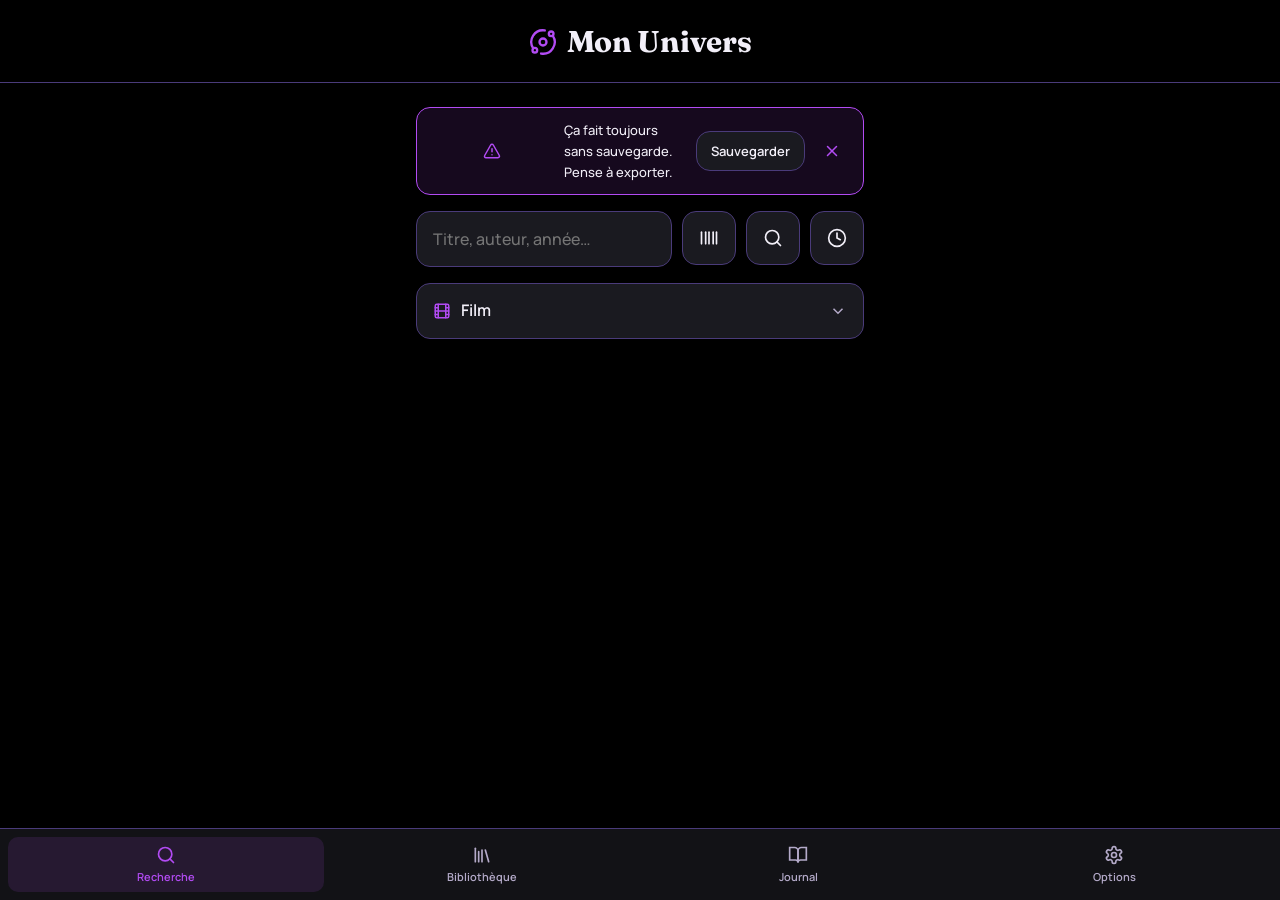
<file: index.html>
<!DOCTYPE html>
<html lang="fr">
<head>
<meta charset="UTF-8">
<meta name="viewport" content="width=device-width, initial-scale=1, viewport-fit=cover">
<meta name="color-scheme" content="dark">
<meta name="theme-color" content="#000000">
<title>Mon Univers</title>
<link rel="manifest" href="manifest.webmanifest">
<link rel="icon" href="icon.svg" type="image/svg+xml">
<link rel="preconnect" href="https://fonts.googleapis.com">
<link rel="preconnect" href="https://fonts.gstatic.com" crossorigin>
<link href="https://fonts.googleapis.com/css2?family=Manrope:wght@400;500;600;700;800&family=Fraunces:opsz,wght@9..144,500;9..144,600;9..144,700&family=IBM+Plex+Mono:wght@400;500;600&display=swap" rel="stylesheet">
<link rel="stylesheet" href="css/style.css">
</head>
<body>
<header>
  <span class="ic" data-ic="orbit"></span>
  <h1>Mon Univers</h1>
</header>
<main>
  <section id="view-search" class="view active">
    <div class="sbar">
      <input type="search" id="search-input" placeholder="Titre, auteur, année…" enterkeyhint="search" autocomplete="off">
      <button class="sq-btn" id="search-barcode" aria-label="Scanner EAN"><span class="ic" data-ic="barcode"></span></button>
      <button class="sq-btn" id="search-loupe" aria-label="Chercher"><span class="ic" data-ic="search"></span></button>
      <button class="sq-btn" id="search-recent-btn" aria-label="Recherches récentes"><span class="ic" data-ic="clock"></span></button>
    </div>
    <div class="type-dropdown">
      <div class="type-dropdown-btn" id="type-btn">
        <span class="ic" id="type-btn-ic" data-ic="film"></span>
        <span id="type-label">Film</span>
        <span class="ic chev"><svg viewBox="0 0 24 24" fill="none" stroke="currentColor" stroke-width="2"><polyline points="6 9 12 15 18 9"/></svg></span>
      </div>
      <div class="type-dropdown-list" id="type-list"></div>
    </div>
    <div class="status" id="search-status"></div>
    <div class="result-list" id="results"></div>
  </section>
  <section id="view-collection" class="view">
    <div class="sbar">
      <input type="search" id="col-search" placeholder="Chercher dans ma bibliothèque…" autocomplete="off">
      <button class="sq-btn" id="col-loupe" aria-label="Chercher"><span class="ic" data-ic="search"></span></button>
    </div>
    <div class="tools">
      <button id="col-filter-btn"><span class="ic" data-ic="sliders-horizontal"></span><span>Filtres &amp; Tri</span></button>
    </div>
    <div class="grid" id="col-grid"></div>
  </section>
  <section id="view-journal" class="view">
    <div class="jhead">
      <div class="jtitle" id="bilan-title">Journal</div>
      <button class="rnd-btn" id="journal-cal-btn" aria-label="Calendrier"><span class="ic" data-ic="calendar"></span></button>
    </div>
    <div class="hrow" id="j-encours"></div>
    <div class="sec-head sticky"><span class="ic" data-ic="book-open"></span><span>Notes du mois</span></div>
    <div id="j-feed"></div>
  </section>
  <section id="view-options" class="view">
    <div class="opt-grid" id="opt-grid"></div>
  </section>
</main>
<nav class="tabbar">
  <button class="active" data-view="search"><span class="ic" data-ic="search"></span><span>Recherche</span></button>
  <button data-view="collection"><span class="ic" data-ic="library"></span><span>Bibliothèque</span></button>
  <button data-view="journal" id="tab-journal"><span class="badge-dot" id="journal-badge" style="display:none;"></span><span class="ic" data-ic="book-open"></span><span>Journal</span></button>
  <button data-view="options"><span class="ic" data-ic="settings"></span><span>Options</span></button>
</nav>
<div class="toast" id="toast"></div>
<div class="overlay" id="modal-overlay"><div class="sheet">
  <div class="m-head">
    <button class="rnd-btn" id="m-back" aria-label="Retour"><span class="ic" data-ic="arrow-left"></span></button>
    <div class="m-title" id="m-title"></div>
    <div class="m-spacer"></div>
  </div>
  <div class="m-body" id="m-body"></div>
  <div class="m-foot" id="m-foot"></div>
</div></div>
<div class="overlay" id="reader-overlay"><div class="sheet reader">
  <div class="m-head">
    <button class="rnd-btn" id="r-back" aria-label="Retour"><span class="ic" data-ic="arrow-left"></span></button>
    <div class="m-title" id="r-title"></div>
    <div class="m-spacer"></div>
  </div>
  <div class="r-sub mono" id="r-sub"></div>
  <div class="m-body" id="r-body"></div>
  <div class="m-foot">
    <button id="r-delete"><span class="ic" data-ic="trash-2"></span><span>Supprimer</span></button>
    <button id="r-edit"><span class="ic" data-ic="pen"></span><span>Modifier</span></button>
  </div>
</div></div>
<div class="overlay" id="qn-overlay"><div class="sheet low">
  <div class="m-head">
    <button class="rnd-btn" id="qn-back" aria-label="Retour"><span class="ic" data-ic="arrow-left"></span></button>
    <div class="m-title" id="qn-title"></div>
    <div class="m-spacer"></div>
  </div>
  <div class="m-body">
    <div class="field hidden" id="qn-entry-row">
      <span class="flabel">Œuvre</span>
      <button class="wide" id="qn-entry-btn"><span class="ic" data-ic="box"></span><span id="qn-entry-label">Choisir une œuvre…</span></button>
    </div>
    <div class="chips" id="qn-kind"></div>
    <div class="field hidden" id="qn-when-row">
      <span class="flabel">Date</span>
      <button class="wide" id="qn-when-btn"><span class="ic" data-ic="calendar"></span><span id="qn-when-label">Maintenant</span></button>
    </div>
    <div class="field hidden" id="qn-ep-row">
      <span class="flabel">Saison / Épisode</span>
      <div class="row2">
        <label>Saison<input type="number" id="qn-s" inputmode="numeric" min="0" placeholder="1"></label>
        <label>Épisode<input type="number" id="qn-e" inputmode="numeric" min="0" placeholder="1"></label>
        <button class="sq-btn" id="qn-ep-plus" aria-label="Voir les épisodes"><span class="ic" data-ic="plus"></span></button>
      </div>
    </div>
    <div class="field hidden" id="qn-pages-row">
      <span class="flabel">Pages</span>
      <div class="row2">
        <label>Lues<input type="number" id="qn-read" inputmode="numeric" min="0" placeholder="120"></label>
        <label>Total<input type="number" id="qn-total" inputmode="numeric" min="0" placeholder="320"></label>
      </div>
    </div>
    <div class="field hidden" id="qn-session-row">
      <span class="flabel">Durée de session</span>
      <input type="text" id="qn-dur" placeholder="ex : 2h30">
    </div>
    <div class="field">
      <span class="flabel">Ton avis</span>
      <textarea id="qn-text" placeholder="Écris librement…"></textarea>
    </div>
  </div>
  <div class="m-foot">
    <button class="primary" id="qn-save"><span class="ic" data-ic="plus"></span><span>Ajouter</span></button>
    <button id="qn-cancel"><span class="ic" data-ic="x"></span><span>Annuler</span></button>
  </div>
</div></div>
<div class="overlay" id="menu-overlay"><div class="sheet low">
  <div class="m-head">
    <button class="rnd-btn" id="menu-back" aria-label="Retour"><span class="ic" data-ic="arrow-left"></span></button>
    <div class="m-title" id="menu-title"></div>
    <div class="m-spacer"></div>
  </div>
  <div class="m-body" id="menu-body"></div>
</div></div>
<div class="overlay" id="confirm-overlay"><div class="sheet low">
  <div class="m-head">
    <button class="rnd-btn" id="confirm-back" aria-label="Retour"><span class="ic" data-ic="arrow-left"></span></button>
    <div class="m-title" id="confirm-title"></div>
    <div class="m-spacer"></div>
  </div>
  <div class="m-body" id="confirm-body"></div>
  <div class="m-foot" id="confirm-foot"></div>
</div></div>
<div class="overlay dark" id="poster-overlay">
  <img id="poster-img" alt="">
  <div class="bar"><button id="poster-close"><span class="ic" data-ic="arrow-left"></span><span>Fermer</span></button></div>
</div>
<div class="overlay" id="filter-panel-overlay"><div class="filter-panel">
  <div class="head">
    <button class="rnd-btn" id="filter-back" aria-label="Retour"><span class="ic" data-ic="arrow-left"></span></button>
    <h3>Filtres &amp; Tri</h3>
    <button class="apply-btn" id="filter-apply"><span>Appliquer</span></button>
  </div>
  <div class="fsec"><h4>Type</h4><div class="chips" id="filter-type-chips"></div></div>
  <div class="fsec"><h4>Support</h4><div class="chips" id="filter-support-chips"></div></div>
  <div class="fsec"><h4>Trier par</h4><div class="sort-row" id="filter-sort-btns"></div></div>
  <div class="factions"><button id="filter-reset"><span class="ic" data-ic="rotate-ccw"></span><span>Réinitialiser</span></button></div>
</div></div>
<div class="overlay" id="calendar-overlay"><div class="cal-modal">
  <div class="head">
    <button class="rnd-btn" id="cal-back" aria-label="Fermer"><span class="ic" data-ic="arrow-left"></span></button>
    <div class="cal-picker">
      <button class="cal-pick-btn" id="cal-month-btn"><span>Mois</span></button>
      <button class="cal-pick-btn" id="cal-year-btn"><span>Année</span></button>
    </div>
  </div>
  <div class="cal-dow" id="cal-dow"></div>
  <div class="cal-grid" id="cal-grid"></div>
</div></div>
<script src="js/data.js"></script>
<script src="js/ui.js"></script>
<script src="js/app.js"></script>
</body>
</html>
</file>
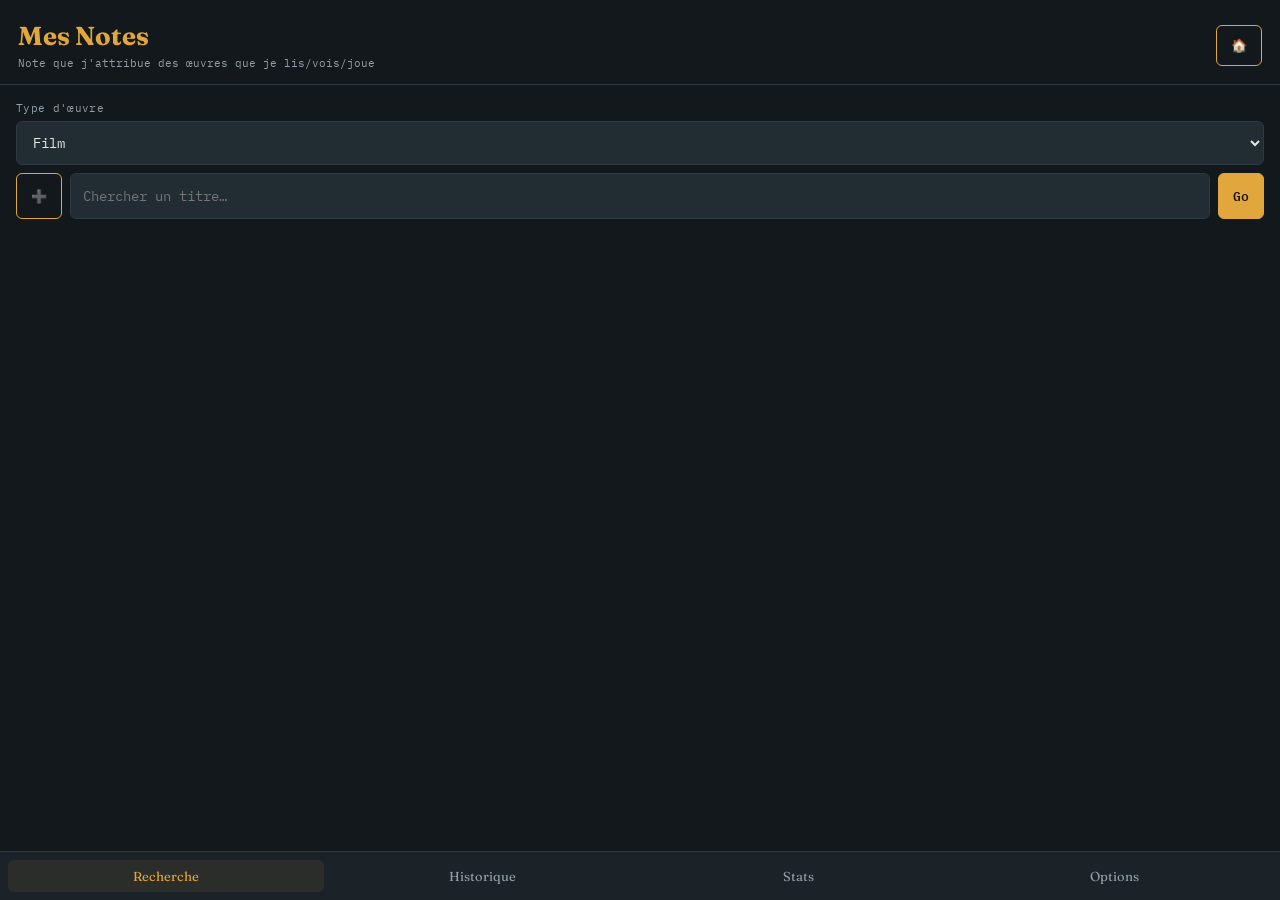
<file: catalogue.html>
<!DOCTYPE html>
<html lang="fr">
<head>
<meta charset="UTF-8">
<meta name="viewport" content="width=device-width, initial-scale=1, maximum-scale=1">
<title>Mes Notes</title>
<link rel="manifest" href="manifest.webmanifest">
<meta name="theme-color" content="#12181C">
<link rel="icon" href="icon.svg" type="image/svg+xml">
<meta name="apple-mobile-web-app-capable" content="yes">
<link rel="preconnect" href="https://fonts.googleapis.com">
<link rel="preconnect" href="https://fonts.gstatic.com" crossorigin>
<link href="https://fonts.googleapis.com/css2?family=Fraunces:opsz,wght@9..144,400;9..144,600;9..144,700&family=IBM+Plex+Mono:wght@400;500;600&display=swap" rel="stylesheet">
<style>
  :root{--bg:#12181C;--surface:#1B2329;--surface-2:#222C33;--border:#2E3941;--text:#E9E6DD;--text-dim:#8FA0A6;--accent:#E1A63C;--accent-dim:#8A6A2C;--accent-2:#4FA98C;--danger:#C1554A;--radius:6px;}
  *{box-sizing:border-box;}
  html,body{margin:0;padding:0;background:var(--bg);color:var(--text);}
  body{font-family:'IBM Plex Mono',monospace;-webkit-font-smoothing:antialiased;padding-bottom:76px;min-height:100vh;}
  h1,h2,h3,.serif{font-family:'Fraunces',serif;}
  header.top{padding:20px 18px 14px;border-bottom:1px solid var(--border);display:flex;justify-content:space-between;align-items:center;}
  header.top h1{margin:0;font-size:26px;font-weight:700;color:var(--accent);}
  header.top .sub{font-size:11px;color:var(--text-dim);margin-top:4px;}
  main{padding:16px;}
  .view{display:none;}.view.active{display:block;}
  .search-controls{display:flex;flex-direction:column;gap:8px;margin-bottom:12px;}
  .search-row{display:flex;gap:8px;}
  input[type=text],input[type=date],input[type=number],select,textarea{background:var(--surface-2);border:1px solid var(--border);color:var(--text);border-radius:var(--radius);padding:11px 12px;font-family:'IBM Plex Mono',monospace;font-size:14px;width:100%;}
  input:focus,select:focus,textarea:focus{outline:1px solid var(--accent);}
  button{font-family:'IBM Plex Mono',monospace;font-size:13px;border-radius:var(--radius);border:1px solid var(--border);background:var(--surface-2);color:var(--text);padding:11px 14px;cursor:pointer;white-space:nowrap;}
  button:active{transform:translateY(1px);}
  button.primary{background:var(--accent);border-color:var(--accent);color:#1B1400;font-weight:600;}
  button.outline{border-color:var(--accent);color:var(--accent);background:transparent;}
  button.danger-outline{border-color:var(--danger);color:var(--danger);background:transparent;}
  .recent-searches{display:flex;flex-wrap:wrap;gap:6px;margin-bottom:12px;}
  .recent-tag{font-size:11px;color:var(--text-dim);background:var(--surface);border:1px solid var(--border);padding:3px 8px;border-radius:4px;cursor:pointer;}
  .status-line{font-size:12px;color:var(--text-dim);margin:6px 0 14px;min-height:16px;}
  .status-line.error{color:var(--danger);}
  .result-list{display:flex;flex-direction:column;gap:8px;}
  .result-card{display:flex;gap:12px;background:var(--surface);border:1px solid var(--border);border-radius:var(--radius);padding:8px;cursor:pointer;align-items:center;}
  .result-card.selected{border-color:var(--accent);background:rgba(225,166,60,.06);}
  .poster{width:52px;height:78px;object-fit:cover;border-radius:4px;background:var(--surface-2);flex-shrink:0;border:1px solid var(--border);}
  .result-info{min-width:0;flex:1;}
  .result-title{font-family:'Fraunces',serif;font-size:15px;font-weight:600;line-height:1.25;overflow:hidden;text-overflow:ellipsis;display:-webkit-box;-webkit-line-clamp:2;-webkit-box-orient:vertical;}
  .result-meta{font-size:11px;color:var(--text-dim);margin-top:3px;}
  .field{margin-bottom:14px;}
  .field label{display:block;font-size:11px;color:var(--text-dim);letter-spacing:.03em;margin-bottom:6px;}
  .subtitle-select{display:flex;overflow-x:auto;gap:8px;padding-bottom:4px;}
  .subtitle-chip{flex-shrink:0;width:66px;text-align:center;cursor:pointer;border:1px solid var(--border);border-radius:var(--radius);padding:6px;background:var(--surface-2);}
  .subtitle-chip.selected{border-color:var(--accent);}
  .subtitle-chip img{width:100%;aspect-ratio:2/3;object-fit:cover;border-radius:3px;background:var(--surface);}
  .subtitle-chip .lbl{font-size:9px;color:var(--text-dim);margin-top:4px;}
  .note-grid{display:grid;grid-template-columns:repeat(5,1fr);gap:8px;}
  .note-btn{padding:12px 0;text-align:center;border:1px solid var(--border);border-radius:var(--radius);background:var(--surface-2);font-family:'Fraunces',serif;font-size:16px;font-weight:600;cursor:pointer;color:var(--text);}
  .note-btn.selected{border-color:var(--accent);background:var(--accent);color:#1B1400;}
  .toggle-btn{display:flex;align-items:center;justify-content:center;gap:8px;width:100%;padding:10px;border:1px solid var(--border);border-radius:var(--radius);background:var(--surface-2);color:var(--text-dim);cursor:pointer;font-size:13px;margin-bottom:8px;}
  .toggle-btn.active{border-color:var(--accent);color:var(--accent);background:rgba(225,166,60,.1);}
  /* Modale : tête & pied fixes */
  .modal-overlay{position:fixed;inset:0;background:rgba(8,10,12,.75);display:none;align-items:flex-end;justify-content:center;z-index:200;}
  .modal-overlay.active{display:flex;}
  .modal-panel{width:100%;max-width:520px;max-height:88vh;background:var(--surface);border:1px solid var(--accent-dim);border-radius:16px 16px 0 0;padding:14px 18px 16px;position:relative;animation:slideUp .18s ease-out;display:flex;flex-direction:column;}
  @keyframes slideUp{from{transform:translateY(18px);opacity:.5;}to{transform:translateY(0);opacity:1;}}
  .m-head{display:flex;justify-content:space-between;align-items:center;gap:10px;padding-bottom:10px;border-bottom:1px solid var(--border);flex-shrink:0;}
  .m-head .m-title{font-family:'Fraunces',serif;font-size:16px;font-weight:700;color:var(--accent);overflow:hidden;text-overflow:ellipsis;white-space:nowrap;}
  .m-head button{padding:4px 10px;font-size:14px;}
  .m-body{overflow-y:auto;flex:1;padding-top:12px;-webkit-overflow-scrolling:touch;}
  .m-foot{display:flex;gap:8px;padding-top:12px;border-top:1px solid var(--border);margin-top:10px;flex-shrink:0;}
  .m-foot button{flex:1;}
  /* Affiche plein écran */
  .poster-overlay{position:fixed;inset:0;background:rgba(0,0,0,.94);display:none;flex-direction:column;z-index:400;padding:14px;}
  .poster-overlay.active{display:flex;}
  .poster-overlay img{flex:1;min-height:0;object-fit:contain;width:100%;border-radius:6px;}
  .poster-bar{display:flex;gap:8px;padding-top:12px;}
  .poster-bar button{flex:1;}
  .poster-url-row{display:none;gap:8px;padding-top:8px;}
  .poster-url-row.visible{display:flex;}
  /* Journal */
  .j-btns{display:flex;gap:8px;margin-bottom:8px;}
  .j-btns button{flex:1;font-size:16px;padding:8px;}
  .j-draft{background:var(--surface-2);border:1px solid var(--accent-dim);border-radius:var(--radius);padding:10px;margin-bottom:10px;}
  .j-draft textarea{min-height:60px;resize:vertical;margin-top:6px;}
  .j-ep-row{display:flex;gap:6px;align-items:center;margin-bottom:4px;}
  .j-ep-row input{width:60px;padding:6px;}
  .j-ep-row .j-note-in{width:50px;}
  .j-draft-actions{display:flex;gap:8px;margin-top:8px;}
  .j-draft-actions button{flex:1;padding:7px;font-size:12px;}
  .j-item{background:var(--surface-2);border:1px solid var(--border);border-radius:var(--radius);padding:8px 10px;margin-bottom:6px;font-size:12px;line-height:1.5;}
  .j-item .j-tag{color:var(--accent);font-weight:600;}
  .j-item .j-del{float:right;background:none;border:none;color:var(--danger);font-size:12px;padding:0 2px;cursor:pointer;}
  /* Historique horizontal (ton schéma) */
  .hist-toolbar{display:flex;flex-direction:column;gap:10px;margin-bottom:14px;}
  .hist-filter-row{display:flex;gap:8px;}
  .hist-filter-row input{flex:1;}
  .hist-filter-row select{width:auto;max-width:45%;}
  .stats-bar{display:flex;gap:8px;flex-wrap:wrap;padding:10px;background:var(--surface);border:1px solid var(--border);border-radius:var(--radius);}
  .stat-chip{font-size:11px;color:var(--text);background:var(--surface-2);padding:5px 9px;border-radius:4px;border:1px solid var(--border);}
  .stat-chip span{color:var(--accent);font-weight:600;}
  .hist-top-row{display:flex;justify-content:space-between;align-items:center;gap:8px;}
  .hist-count{font-size:12px;color:var(--text-dim);}
  .hist-actions{display:flex;gap:6px;flex-wrap:wrap;}
  .hist-actions button{padding:8px 10px;font-size:12px;}
  .hcard{display:flex;gap:12px;background:var(--surface);border:1px solid var(--border);border-radius:var(--radius);padding:8px;margin-bottom:10px;cursor:pointer;}
  .hcard.encours{border-color:var(--accent);box-shadow:0 0 0 2px rgba(225,166,60,.25);}
  .hcard .ph{width:104px;height:156px;object-fit:cover;border-radius:4px;background:var(--surface-2);flex-shrink:0;border:1px solid var(--border);}
  .hcard .col{flex:1;min-width:0;display:flex;flex-direction:column;}
  .hcard .t{font-family:'Fraunces',serif;font-size:15px;font-weight:700;line-height:1.2;}
  .hcard .meta{font-size:11px;color:var(--text-dim);margin-top:3px;}
  .hcard .sum{font-size:11px;color:var(--text-dim);font-style:italic;margin-top:6px;line-height:1.4;overflow:hidden;display:-webkit-box;-webkit-line-clamp:3;-webkit-box-orient:vertical;}
  .hcard .row{margin-top:auto;display:flex;gap:6px;padding-top:8px;}
  .hcard .row button{flex:1;font-size:10px;padding:5px;background:transparent;}
  .hcard .row .sc{border-color:#9b51e0;color:#9b51e0;}
  /* Calendrier */
  .cal-container{background:var(--surface);border:1px solid var(--border);border-radius:var(--radius);padding:12px;}
  .cal-header{display:flex;justify-content:space-between;align-items:center;margin-bottom:12px;}
  .cal-title{font-family:'Fraunces',serif;font-size:15px;font-weight:600;color:var(--accent);}
  .cal-grid{display:grid;grid-template-columns:repeat(7,1fr);gap:4px;text-align:center;}
  .cal-day-name{font-size:10px;color:var(--text-dim);padding:4px 0;}
  .cal-cell{aspect-ratio:1;border:1px solid var(--border);border-radius:4px;display:flex;flex-direction:column;align-items:center;justify-content:center;font-size:11px;cursor:pointer;background:var(--surface-2);}
  .cal-cell.empty{background:transparent;border:none;cursor:default;}
  .cal-cell.has-entries{border-color:var(--accent);background:rgba(225,166,60,.1);}
  .cal-cell .dot{width:4px;height:4px;background:var(--accent);border-radius:50%;margin-top:2px;}
  /* Détail */
  .d-poster{width:110px;height:165px;object-fit:cover;border-radius:6px;border:1px solid var(--border);cursor:zoom-in;background:var(--surface-2);}
  .d-head{display:flex;gap:12px;margin-bottom:12px;}
  .d-info{flex:1;min-width:0;}
  .d-title{font-family:'Fraunces',serif;font-size:19px;font-weight:700;color:var(--accent);line-height:1.2;margin-bottom:4px;}
  .d-meta{font-size:12px;color:var(--text-dim);line-height:1.7;}
  .d-meta strong{color:var(--text);}
  /* Stats */
  .stats-card{background:var(--surface);border:1px solid var(--border);border-radius:var(--radius);padding:14px;margin-bottom:14px;}
  .stats-card h3{margin:0 0 10px;font-size:15px;color:var(--accent);}
  .stats-line{display:flex;justify-content:space-between;font-size:12px;padding:5px 0;border-bottom:1px dashed var(--border);}
  .stats-line:last-child{border-bottom:none;}
  .stats-line b{color:var(--accent);}
  .opt-card{background:var(--surface);border:1px solid var(--border);border-radius:var(--radius);padding:14px;margin-bottom:14px;}
  .opt-card h3{margin:0 0 8px;font-size:16px;}
  .opt-card p{font-size:12px;color:var(--text-dim);margin:0 0 12px;line-height:1.4;}
  .cinema-btn{display:inline-flex;align-items:center;gap:8px;width:100%;justify-content:center;padding:12px;background:linear-gradient(135deg,#1a1a1a 0%,#2d2d2d 100%);border:1px solid #444;border-radius:8px;color:#E1A63C;font-family:'Fraunces',serif;font-size:15px;font-weight:600;text-decoration:none;margin-top:8px;}
  .smart-fallback{display:flex;flex-wrap:wrap;gap:6px;margin-top:8px;}
  .smart-fallback button{font-size:11px;padding:6px 10px;}
  nav.tabbar{position:fixed;bottom:0;left:0;right:0;display:flex;background:var(--surface);border-top:1px solid var(--border);padding:8px 8px calc(8px + env(safe-area-inset-bottom));}
  nav.tabbar button{flex:1;background:none;border:none;color:var(--text-dim);font-family:'Fraunces',serif;font-size:13px;padding:8px 2px;border-radius:6px;}
  nav.tabbar button.active{color:var(--accent);background:rgba(225,166,60,.08);}
  input[type=file]{display:none;}
  .toast{position:fixed;bottom:86px;left:50%;transform:translateX(-50%);background:var(--surface-2);border:1px solid var(--accent-dim);color:var(--text);padding:10px 16px;border-radius:var(--radius);font-size:12px;opacity:0;transition:opacity .25s;pointer-events:none;z-index:500;max-width:88%;text-align:center;}
  .toast.show{opacity:1;}
</style>
</head>
<body>

<header class="top">
  <div>
    <h1>Mes Notes</h1>
    <div class="sub">Note que j'attribue des &oelig;uvres que je lis/vois/joue</div>
  </div>
  <button id="home-btn" class="outline">🏠</button>
</header>

<main>
  <!-- RECHERCHE -->
  <section id="view-search" class="view active">
    <div class="search-controls">
      <div class="field" style="margin:0;">
        <label>Type d'&oelig;uvre</label>
        <select id="type-select">
          <option value="Film">Film</option>
          <option value="Documentaire">Documentaire</option>
          <option value="S&eacute;rie">S&eacute;rie</option>
          <option value="Manga">Manga</option>
          <option value="BD">BD</option>
          <option value="Roman">Roman</option>
          <option value="Jeu">Jeu</option>
        </select>
      </div>
      <div class="search-row">
        <button class="outline" id="manual-btn">➕</button>
        <input type="text" id="search-input" placeholder="Chercher un titre&hellip;">
        <button class="primary" id="search-btn">Go</button>
      </div>
    </div>
    <div class="recent-searches" id="recent-searches"></div>
    <div class="status-line" id="search-status"></div>
    <div id="smart-fallback-container"></div>
    <div class="result-list" id="results"></div>
  </section>

  <!-- HISTORIQUE -->
  <section id="view-history" class="view">
    <div class="hist-toolbar">
      <div class="stats-bar" id="stats-bar"></div>
      <div class="hist-filter-row">
        <input type="text" id="hist-search" placeholder="Filtrer ma collect'&hellip;">
        <select id="hist-sort">
          <option value="date-desc">Date ↓</option>
          <option value="date-asc">Date ↑</option>
          <option value="note-desc">Note ↓</option>
          <option value="titre-asc">Titre A-Z</option>
          <option value="type">Type</option>
        </select>
      </div>
      <div class="hist-top-row">
        <div class="hist-count" id="hist-count"></div>
        <button id="toggle-view-btn" class="outline">📅 Calendrier</button>
      </div>
      <div class="hist-actions">
        <button id="copy-sheet-btn" class="outline">📋 Copier</button>
        <button id="sync-sheet-btn" class="primary">📤 Sync</button>
      </div>
    </div>
    <div id="history-list-container"><div id="hist-grid"></div></div>
    <div id="history-cal-container" style="display:none;">
      <div class="cal-container">
        <div class="cal-header">
          <button id="cal-prev">◀</button>
          <div class="cal-title" id="cal-title"></div>
          <button id="cal-next">▶</button>
        </div>
        <div class="cal-grid" id="cal-grid"></div>
      </div>
    </div>
  </section>

  <!-- STATS -->
  <section id="view-stats" class="view">
    <div class="stats-card">
      <h3>📊 Ma collection</h3>
      <div id="stats-global"></div>
    </div>
    <div class="stats-card">
      <h3>🏆 Mon top 5</h3>
      <div id="stats-top"></div>
    </div>
    <div class="stats-card">
      <div class="cal-header" style="margin-bottom:8px;">
        <button id="recap-prev">◀</button>
        <h3 style="margin:0;" id="recap-title">🎁 Bilan</h3>
        <button id="recap-next">▶</button>
      </div>
      <div id="stats-recap"></div>
    </div>
  </section>

  <!-- OPTIONS -->
  <section id="view-options" class="view">
    <div class="opt-card">
      <h3>🔗 Google Sheet</h3>
      <p>URL du webhook (Apps Script). Le bouton 📋 Copier marche m&ecirc;me sans webhook.</p>
      <button class="outline" id="config-sheet-btn" style="width:100%">🔗 Configurer le lien</button>
      <div id="sheet-url-container" style="display:none;margin-top:12px;">
        <div style="display:flex;gap:8px;">
          <input type="text" id="sheet-url" placeholder="https://script.google.com/&hellip;" style="flex:1;">
          <button class="primary" id="save-sheet-url">💾</button>
        </div>
      </div>
    </div>
    <div class="opt-card">
      <h3>💾 Sauvegarde</h3>
      <p>Export complet (&oelig;uvres + r&eacute;glages) ou import fusionn&eacute; (sans &eacute;craser).</p>
      <div style="display:flex;gap:8px;">
        <button class="outline" id="export-btn" style="flex:1;">📤 Exporter</button>
        <button class="outline" id="import-btn" style="flex:1;">📥 Importer</button>
        <input type="file" id="import-file" accept="application/json">
      </div>
    </div>
    <div class="opt-card">
      <h3>&Agrave; propos&hellip;</h3>
      <p id="about-build-date" style="font-weight:600;color:var(--accent);margin-bottom:6px;"></p>
      <p>Application personnelle de collection.</p>
      <a href="https://www.senscritique.com/Gooumbora" target="_blank" class="cinema-btn">🎬 Cr&eacute;&eacute; par Gooumbora</a>
    </div>
    <div class="opt-card">
      <h3>Stockage local</h3>
      <button class="danger-outline" id="clear-local-db" style="width:100%">R&eacute;initialiser</button>
    </div>
  </section>
</main>

<div class="toast" id="toast"></div>

<div class="modal-overlay" id="modal-overlay" aria-hidden="true">
  <div class="modal-panel">
    <div class="m-head">
      <div class="m-title" id="m-title"></div>
      <button id="modal-close" aria-label="Fermer">✕</button>
    </div>
    <div class="m-body" id="panel-container"></div>
    <div class="m-foot" id="m-foot"></div>
  </div>
</div>

<div class="poster-overlay" id="poster-overlay">
  <img id="poster-img" alt="">
  <div class="poster-url-row" id="poster-url-row">
    <input type="text" id="poster-url-input" placeholder="URL de l'image&hellip;" style="flex:1;">
    <button class="primary" id="poster-url-save">OK</button>
  </div>
  <div class="poster-bar">
    <button class="outline" id="poster-link-btn">🔗 URL</button>
    <button class="outline" id="poster-import-btn">📂 Importer</button>
    <button id="poster-close">✕ Fermer</button>
    <input type="file" id="poster-file" accept="image/*">
  </div>
</div>

<nav class="tabbar">
  <button class="active" data-view="search">Recherche</button>
  <button data-view="history">Historique</button>
  <button data-view="stats">Stats</button>
  <button data-view="options">Options</button>
</nav>

<script type="module">
/* ===== CONFIG ===== */
const PROXY_URL = "https://catalogue-api.nicolasarnaud1010.workers.dev";
const LAST_UPDATE_DATE = "2026-09-28T00:45:00+02:00";
const TMDB_IMG = "https://image.tmdb.org/t/p/w200";
const DEFAULT_PLATFORMS = ["PC","PlayStation","Xbox","Nintendo Switch","Android","iOS","Autre"];
const OE = "\u0153", OEC = "\u0152";
const NO_POSTER = "data:image/svg+xml;utf8," + encodeURIComponent("<svg xmlns='http://www.w3.org/2000/svg' width='200' height='300'><rect width='200' height='300' fill='#222C33'/><text x='100' y='155' font-family='monospace' font-size='13' fill='#8FA0A6' text-anchor='middle'>pas d'affiche</text></svg>");

let db, currentType = "Film", currentResults = [], selectedItem = null, selectedSubtitle = null;
let currentNote = null, isFavorite = false, isEnCours = false, isAVoir = false;
let isEditingExisting = false, editingEntryId = null, draftJournal = [];
let recentSearches = JSON.parse(localStorage.getItem("recent_searches") || "[]");
let calCurrentDate = new Date(), recapDate = new Date(), isCalendarView = false;
let detailEntry = null;

/* ===== UTILS ===== */
const $ = id => document.getElementById(id);
const norm = s => (s||"").toLowerCase().replace(/[^a-z0-9]/g,"");
const pad2 = n => String(n).padStart(2,"0");
function nowStamp(){ const d = new Date(); return pad2(d.getDate())+"/"+pad2(d.getMonth()+1)+" \u00e0 "+pad2(d.getHours())+"h"+pad2(d.getMinutes()); }
function formatDate(s){
  if(!s) return "";
  if(s.includes("/")) return s;
  const m = s.match(/^(\d{4})-(\d{2})-(\d{2})/);
  return m ? m[3]+"/"+m[2]+"/"+m[1] : s;
}
function parseDateFR(s){
  if(!s) return null;
  let m = s.match(/^(\d{4})-(\d{2})-(\d{2})/);
  if(m) return {y:+m[1], mo:+m[2], d:+m[3]};
  m = s.match(/^(\d{1,2})\/(\d{1,2})\/(\d{4})/);
  if(m) return {y:+m[3], mo:+m[2], d:+m[1]};
  return null;
}
function statutStr(e){ return (e.isFavorite?"\u{1F49C}":"")+(e.enCours?"\u23F3":"")+(e.aVoir?"\u{1F440}":""); }
function journalLines(e){
  const j = e.journal || (e.comment ? [{kind:"free", text:e.comment}] : []);
  return j.map(x => {
    if(x.kind === "time") return x.ts+" : "+x.text;
    if(x.kind === "ep") return "S"+pad2(x.s||0)+"E"+pad2(x.e||0)+(x.note!=null ? " \u2022 "+x.note+"/10" : "")+(x.text ? " : "+x.text : "");
    return x.text;
  });
}
function descriptionOf(e){ return journalLines(e).join(" | "); }
function copyText(t){
  if(navigator.clipboard && window.isSecureContext) return navigator.clipboard.writeText(t);
  const ta = document.createElement("textarea");
  ta.value = t; ta.style.position = "fixed"; ta.style.opacity = "0";
  document.body.appendChild(ta); ta.select();
  try{ document.execCommand("copy"); }catch(e){}
  ta.remove(); return Promise.resolve();
}
function fileToResizedDataUrl(file, maxW){
  return new Promise((res, rej) => {
    const r = new FileReader();
    r.onload = () => {
      const img = new Image();
      img.onload = () => {
        const sc = Math.min(1, maxW / img.width);
        const c = document.createElement("canvas");
        c.width = Math.round(img.width*sc); c.height = Math.round(img.height*sc);
        c.getContext("2d").drawImage(img,0,0,c.width,c.height);
        res(c.toDataURL("image/jpeg",0.82));
      };
      img.onerror = rej; img.src = r.result;
    };
    r.onerror = rej; r.readAsDataURL(file);
  });
}

/* ===== DB ===== */
function openDB(){ return new Promise((res,rej)=>{ const r = indexedDB.open("catalogue-db",1);
  r.onupgradeneeded = e => { const d = e.target.result; if(!d.objectStoreNames.contains("entries")) d.createObjectStore("entries",{keyPath:"id"}); };
  r.onsuccess = e => { db = e.target.result; res(db); }; r.onerror = e => rej(e); }); }
function dbAll(){ return new Promise((res,rej)=>{ const tx = db.transaction("entries","readonly"); const q = tx.objectStore("entries").getAll();
  q.onsuccess = () => res(q.result||[]); q.onerror = e => rej(e); }); }
function dbPut(en){ return new Promise((res,rej)=>{ const tx = db.transaction("entries","readwrite"); tx.objectStore("entries").put(en); tx.oncomplete = () => res(); tx.onerror = e => rej(e); }); }
function dbDelete(id){ return new Promise((res,rej)=>{ const tx = db.transaction("entries","readwrite"); tx.objectStore("entries").delete(id); tx.oncomplete = () => res(); tx.onerror = e => rej(e); }); }

/* ===== UI BASE ===== */
function switchView(v){
  document.querySelectorAll("nav.tabbar button").forEach(b=>b.classList.toggle("active", b.dataset.view===v));
  document.querySelectorAll(".view").forEach(x=>x.classList.remove("active"));
  $("view-"+v).classList.add("active");
  if(v==="history") renderHistory();
  if(v==="stats") renderStats();
}
document.querySelectorAll("nav.tabbar button").forEach(b=>b.addEventListener("click",()=>switchView(b.dataset.view)));
$("home-btn").addEventListener("click",()=>switchView("search"));
function openModal(){ $("modal-overlay").classList.add("active"); }
function closeModal(){ $("modal-overlay").classList.remove("active"); $("panel-container").innerHTML=""; $("m-foot").innerHTML=""; $("m-title").textContent=""; isEditingExisting=false; editingEntryId=null; }
$("modal-close").addEventListener("click", closeModal);
$("modal-overlay").addEventListener("click", e=>{ if(e.target.id==="modal-overlay") closeModal(); });
function setStatus(m,err){ const el=$("search-status"); el.textContent=m||""; el.className="status-line"+(err?" error":""); }
function showToast(m,t=1800){ const el=$("toast"); el.textContent=m; el.classList.add("show"); setTimeout(()=>el.classList.remove("show"),t); }
function setFoot(buttons){ const f=$("m-foot"); f.innerHTML=""; buttons.forEach(([label,cls,fn])=>{ const b=document.createElement("button"); b.textContent=label; if(cls) b.className=cls; b.addEventListener("click",fn); f.appendChild(b); }); }

/* ===== RECHERCHE ===== */
$("type-select").addEventListener("change", e=>{ currentType=e.target.value; clearResults(); });
$("search-btn").addEventListener("click", runSearch);
$("search-input").addEventListener("keydown", e=>{ if(e.key==="Enter") runSearch(); });
$("manual-btn").addEventListener("click", ()=>{
  isEditingExisting=false; editingEntryId=null;
  selectedItem={source:"manual", id:"manual_"+Date.now(), title:"", poster:""};
  selectedSubtitle=null; currentNote=null; isFavorite=false; isEnCours=false; isAVoir=false;
  renderPanel(); openModal();
});
function clearResults(){ currentResults=[]; selectedItem=null; selectedSubtitle=null; $("results").innerHTML=""; $("smart-fallback-container").innerHTML=""; closeModal(); setStatus(""); }
function renderRecentSearches(){ const c=$("recent-searches"); c.innerHTML=""; recentSearches.forEach(t=>{ const d=document.createElement("div"); d.className="recent-tag"; d.textContent=t; d.onclick=()=>{ $("search-input").value=t; runSearch(); }; c.appendChild(d); }); }
function addRecentSearch(t){ recentSearches=[t,...recentSearches.filter(x=>x!==t)].slice(0,5); localStorage.setItem("recent_searches",JSON.stringify(recentSearches)); renderRecentSearches(); }

async function runSearch(){
  const q = $("search-input").value.trim();
  if(!q){ setStatus("Tape un titre.",true); return; }
  addRecentSearch(q); closeModal(); selectedItem=null; selectedSubtitle=null;
  $("smart-fallback-container").innerHTML=""; setStatus("Recherche\u2026"); $("results").innerHTML="";
  try{
    let results=[];
    if(currentType==="Film"){ results=(await searchTMDB(q,"movie")).filter(r=>!(r.raw.genre_ids||[]).includes(99)); }
    else if(currentType==="Documentaire"){ const r=await searchTMDB(q,"movie"); const f=r.filter(x=>(x.raw.genre_ids||[]).includes(99)); results=f.length?f:r; }
    else if(currentType==="S\u00e9rie"){ results=await searchTMDB(q,"tv"); }
    else if(["Manga","BD","Roman"].includes(currentType)){ results=await searchBooksMerged(q,currentType); }
    else if(currentType==="Jeu"){ results=await searchRAWG(q); }
    currentResults=results;
    if(!results.length){ setStatus("Aucun r\u00e9sultat en "+currentType+"."); showSmartFallback(); }
    else { setStatus(results.length+" r\u00e9sultat(s)"); renderResults(); }
  }catch(err){ console.error(err); setStatus("Erreur: "+(err.message||""),true); }
}
function showSmartFallback(){
  const c=$("smart-fallback-container");
  const others=["Film","S\u00e9rie","Jeu","Manga","BD","Roman","Documentaire"].filter(t=>t!==currentType);
  c.innerHTML='<div style="font-size:11px;color:var(--text-dim);margin-top:8px;">Essayer plut\u00f4t dans :</div><div class="smart-fallback"></div>';
  const wrap=c.querySelector(".smart-fallback");
  others.forEach(t=>{ const b=document.createElement("button"); b.className="outline"; b.textContent=t;
    b.addEventListener("click",()=>{ $("type-select").value=t; currentType=t; runSearch(); }); wrap.appendChild(b); });
}
async function searchTMDB(q,kind){
  const res=await fetch(PROXY_URL+"/tmdb/search/"+kind+"?language=fr-FR&query="+encodeURIComponent(q));
  if(!res.ok) throw new Error("TMDB "+res.status);
  const d=await res.json();
  return (d.results||[]).slice(0,20).map(r=>({source:"tmdb_"+kind,id:r.id,title:kind==="movie"?r.title:r.name,year:(kind==="movie"?r.release_date:r.first_air_date||"").slice(0,4),poster:r.poster_path?TMDB_IMG+r.poster_path:null,raw:r}));
}
async function searchGoogleBooks(q,type){
  let query=q;
  if(type==="BD") query+=" bande dessin\u00e9e comics";
  if(type==="Manga") query+=" manga";
  if(type==="Roman") query+=" roman fiction";
  const res=await fetch(PROXY_URL+"/books/v1/volumes?maxResults=20&q="+encodeURIComponent(query)+"&filter=full");
  if(!res.ok) throw new Error("Google Books "+res.status);
  const d=await res.json();
  return (d.items||[]).map(it=>{ const v=it.volumeInfo||{};
    let poster=v.imageLinks?(v.imageLinks.thumbnail||v.imageLinks.smallThumbnail):null;
    if(!poster&&it.id) poster="https://books.google.com/books/content?id="+it.id+"&printsec=frontcover&img=1&zoom=1";
    return {source:"book",id:it.id,title:v.title+(v.subtitle?" \u2014 "+v.subtitle:""),year:(v.publishedDate||"").slice(0,4),author:(v.authors||[]).join(", "),poster,categories:v.categories||[],raw:v}; });
}
async function searchOpenLibrary(q,type){
  let query=q;
  if(type==="BD") query+=" graphic novel";
  if(type==="Manga") query+=" manga";
  const res=await fetch("https://openlibrary.org/search.json?q="+encodeURIComponent(query)+"&limit=20&fields=title,author_name,first_publish_year,cover_i,key,subject");
  if(!res.ok) throw new Error("Open Library "+res.status);
  const d=await res.json();
  return (d.docs||[]).map(x=>({source:"openlib",id:x.key,title:x.title,year:x.first_publish_year?String(x.first_publish_year):"",author:(x.author_name||[]).join(", "),poster:x.cover_i?("https://covers.openlibrary.org/b/id/"+x.cover_i+"-M.jpg"):null,categories:x.subject||[],raw:x}));
}
function relevantForType(item,type){
  const cats=Array.isArray(item.categories)?item.categories.join(" "):"";
  const text=(cats+" "+(item.title||"")).toLowerCase();
  const comic=text.includes("comic")||text.includes("graphic novel")||text.includes("bande dessin")||text.includes(" bd ");
  const manga=text.includes("manga");
  if(type==="BD") return !(manga&&!comic);
  if(type==="Manga") return manga||!comic;
  if(type==="Roman") return !(comic||manga);
  return true;
}
async function searchBooksMerged(q,type){
  const [gb,ol]=await Promise.allSettled([searchGoogleBooks(q,type),searchOpenLibrary(q,type)]);
  const a=gb.status==="fulfilled"?gb.value:[];
  const b=ol.status==="fulfilled"?ol.value:[];
  const merged=[...a,...b].filter(i=>relevantForType(i,type));
  const seen=new Set();
  return merged.filter(i=>{ const k=norm(i.title).slice(0,30); if(!k||seen.has(k)) return false; seen.add(k); return true; });
}
async function searchRAWG(q){
  const res=await fetch(PROXY_URL+"/rawg/games?search="+encodeURIComponent(q)+"&page_size=15");
  if(!res.ok) throw new Error("RAWG "+res.status);
  const d=await res.json();
  return (d.results||[]).map(g=>({source:"rawg",id:g.id,title:g.name,year:(g.released||"").slice(0,4),poster:g.background_image,platforms:(g.platforms||[]).map(p=>p.platform.name),raw:g}));
}
async function fetchSteamGridCover(name){
  try{
    const s=await fetch(PROXY_URL+"/steamgrid/search/autocomplete/"+encodeURIComponent(name));
    if(!s.ok) return null;
    const sd=await s.json();
    if(!sd.success||!sd.data||!sd.data.length) return null;
    const g=await fetch(PROXY_URL+"/steamgrid/grids/game/"+sd.data[0].id+"?dimensions=600x900&styles=alternate");
    if(!g.ok) return null;
    const gd=await g.json();
    if(!gd.success||!gd.data||!gd.data.length) return null;
    return gd.data[0].url;
  }catch(e){ return null; }
}
function renderResults(){
  const c=$("results"); c.innerHTML="";
  currentResults.forEach(item=>{
    const card=document.createElement("div"); card.className="result-card";
    const img=document.createElement("img"); img.className="poster"; img.src=item.poster||NO_POSTER; img.alt=""; img.loading="lazy";
    const info=document.createElement("div"); info.className="result-info";
    const t=document.createElement("div"); t.className="result-title"; t.textContent=item.title||"";
    info.appendChild(t);
    const m=document.createElement("div"); m.className="result-meta";
    const parts=[]; if(item.year) parts.push(item.year); if(item.author) parts.push(item.author);
    m.textContent=parts.join(" \u2022 "); info.appendChild(m);
    card.appendChild(img); card.appendChild(info);
    card.addEventListener("click",()=>selectResult(item,card));
    c.appendChild(card);
    if(item.source==="rawg") fetchSteamGridCover(item.title).then(cv=>{ if(cv){ item.poster=cv; img.src=cv; } });
  });
}
async function selectResult(item,cardEl){
  document.querySelectorAll(".result-card").forEach(c=>c.classList.remove("selected"));
  if(cardEl) cardEl.classList.add("selected");
  isEditingExisting=false; editingEntryId=null; selectedItem=item; selectedSubtitle=null;
  currentNote=null; isFavorite=false; isEnCours=false; isAVoir=false;
  if(item.source==="tmdb_tv"){
    setStatus("Chargement\u2026");
    try{
      const res=await fetch(PROXY_URL+"/tmdb/tv/"+item.id+"?language=fr-FR");
      if(!res.ok) throw new Error("TMDB "+res.status);
      const d=await res.json();
      item.seasons=(d.seasons||[]).filter(s=>s.season_number>0);
      setStatus("");
    }catch(e){ setStatus("Erreur saisons",true); }
  }
  renderPanel(); openModal();
}

/* ===== PANNEAU ÉDITION ===== */
function renderPanel(existing=null){
  const body=$("panel-container"); body.innerHTML="";
  if(existing){ isEditingExisting=true; editingEntryId=existing.id; currentNote=existing.note!=null?existing.note:null;
    isFavorite=!!existing.isFavorite; isEnCours=!!existing.enCours; isAVoir=!!existing.aVoir;
    draftJournal=JSON.parse(JSON.stringify(existing.journal||(existing.comment?[{kind:"free",text:existing.comment}]:[])));
  } else { isEditingExisting=false; editingEntryId=null; draftJournal=[]; }
  $("m-title").textContent=isEditingExisting?"Modifier":"Nouvelle fiche";

  const titleVal=existing?existing.titre:(selectedItem?selectedItem.title:"");
  const subVal=existing?(existing.sousTitre||""):"";
  const posterVal=existing?(existing.posterUrl||""):(selectedItem?(selectedItem.poster||""):"");
  const dateVal=existing?(existing.dateFin||""):"";

  const field=(label,id,type,value,ph="")=>{
    const f=document.createElement("div"); f.className="field";
    const l=document.createElement("label"); l.textContent=label;
    const i=document.createElement(type==="textarea"?"textarea":"input");
    if(type!=="textarea") i.type=type;
    i.id=id; i.value=value; if(ph) i.placeholder=ph;
    f.appendChild(l); f.appendChild(i); body.appendChild(f); return i;
  };

  field("Titre","edit-title","text",titleVal);
  field("Saison / Tome / Plateforme","edit-sub","text",subVal);
  const pf=document.createElement("div"); pf.className="field";
  const pl=document.createElement("label"); pl.textContent="URL Affiche";
  const pRow=document.createElement("div"); pRow.style.display="flex"; pRow.style.gap="8px";
  const pIn=document.createElement("input"); pIn.type="text"; pIn.id="edit-poster"; pIn.value=posterVal; pIn.style.flex="1";
  const pBtn=document.createElement("button"); pBtn.type="button"; pBtn.textContent="📂";
  const pFile=document.createElement("input"); pFile.type="file"; pFile.accept="image/*"; pFile.id="edit-poster-file";
  pBtn.addEventListener("click",()=>pFile.click());
  pFile.addEventListener("change",async ev=>{
    const f=ev.target.files[0]; if(!f) return;
    try{ pIn.value=await fileToResizedDataUrl(f,400); showToast("Image import\u00e9e !"); }catch(e){ alert("Image invalide."); }
  });
  pRow.appendChild(pIn); pRow.appendChild(pBtn); pf.appendChild(pl); pf.appendChild(pRow); pf.appendChild(pFile); body.appendChild(pf);

  if(!existing&&selectedItem&&selectedItem.source==="tmdb_tv"&&selectedItem.seasons){
    const f=document.createElement("div"); f.className="field";
    const l=document.createElement("label"); l.textContent="Saison";
    const w=document.createElement("div"); w.className="subtitle-select";
    selectedItem.seasons.forEach(s=>{
      const chip=document.createElement("div"); chip.className="subtitle-chip";
      const img=document.createElement("img"); img.src=s.poster_path?TMDB_IMG+s.poster_path:(selectedItem.poster||NO_POSTER);
      const lb=document.createElement("div"); lb.className="lbl"; lb.textContent="S"+s.season_number;
      chip.appendChild(img); chip.appendChild(lb);
      chip.addEventListener("click",()=>{
        w.querySelectorAll(".subtitle-chip").forEach(c=>c.classList.remove("selected"));
        chip.classList.add("selected"); selectedSubtitle=s;
        $("edit-sub").value="Saison "+s.season_number;
        if(s.poster_path) $("edit-poster").value=TMDB_IMG+s.poster_path;
      });
      w.appendChild(chip);
    });
    f.appendChild(l); f.appendChild(w); body.appendChild(f);
  }
  if(!existing&&selectedItem&&selectedItem.source==="rawg"){
    const f=document.createElement("div"); f.className="field";
    const l=document.createElement("label"); l.textContent="Plateforme";
    const sel=document.createElement("select"); sel.id="platform-select";
    const list=(selectedItem.platforms&&selectedItem.platforms.length)?selectedItem.platforms:DEFAULT_PLATFORMS;
    list.forEach(p=>{ const o=document.createElement("option"); o.value=p; o.textContent=p; sel.appendChild(o); });
    sel.addEventListener("change",()=>{ $("edit-sub").value=sel.value; });
    f.appendChild(l); f.appendChild(sel); body.appendChild(f);
  }

  /* Note optionnelle */
  const fn=document.createElement("div"); fn.className="field";
  const ln=document.createElement("label"); ln.textContent="Note (/10) \u2014 optionnel, re-cliquer pour enlever";
  const grid=document.createElement("div"); grid.className="note-grid";
  for(let n=1;n<=10;n++){
    const b=document.createElement("div"); b.className="note-btn"+(currentNote===n?" selected":""); b.textContent=n;
    b.addEventListener("click",()=>{ currentNote=(currentNote===n?null:n);
      grid.querySelectorAll(".note-btn").forEach(x=>x.classList.remove("selected"));
      if(currentNote===n) b.classList.add("selected"); });
    grid.appendChild(b);
  }
  fn.appendChild(ln); fn.appendChild(grid); body.appendChild(fn);

  /* Toggles */
  const toggle=(labelOn,labelOff,get,set)=>{
    const b=document.createElement("button"); b.type="button"; b.className="toggle-btn"+(get()?" active":"");
    b.textContent=get()?labelOn:labelOff;
    b.addEventListener("click",()=>{ set(!get()); b.className="toggle-btn"+(get()?" active":""); b.textContent=get()?labelOn:labelOff; });
    body.appendChild(b); return b;
  };
  toggle("\u{1F49C} Coup de c\u0153ur !","\u{1F90D} Coup de c\u0153ur",()=>isFavorite,v=>isFavorite=v);
  toggle("\u23F3 En cours !","\u23F3 En cours",()=>isEnCours,v=>isEnCours=v);
  toggle("\u{1F440} \u00C0 voir !","\u{1F440} \u00C0 voir",()=>isAVoir,v=>isAVoir=v);

  field("Horodatage / Avancement","date-fin","text",dateVal,"ex: 27/09/2026 ou S01E04 ou 15h");

  /* Journal de bord */
  const fj=document.createElement("div"); fj.className="field";
  const lj=document.createElement("label"); lj.textContent="Journal de bord";
  fj.appendChild(lj);
  const jb=document.createElement("div"); jb.className="j-btns";
  const mk=(txt,kind)=>{ const b=document.createElement("button"); b.type="button"; b.textContent=txt; b.addEventListener("click",()=>openDraft(kind)); jb.appendChild(b); };
  mk("\u{1F5D3}\uFE0F","time"); mk("✏️","free"); mk("\u{1F4FA}","ep");
  fj.appendChild(jb);
  const draft=document.createElement("div"); draft.className="j-draft"; draft.id="j-draft"; draft.style.display="none";
  draft.innerHTML='<div class="j-ep-row" id="j-ep-row" style="display:none;">S<input id="j-s" type="number" min="0"> E<input id="j-e" type="number" min="0"> <input id="j-note" class="j-note-in" type="number" min="1" max="10" placeholder="/10"></div><textarea id="j-text" placeholder="Ton entr\u00e9e\u2026"></textarea><div class="j-draft-actions"><button class="primary" id="j-add">Ajouter</button><button id="j-cancel">Annuler</button></div>';
  fj.appendChild(draft);
  const jlist=document.createElement("div"); jlist.id="j-list"; fj.appendChild(jlist);
  body.appendChild(fj);
  renderJournalList();

  let draftKind=null;
  function openDraft(kind){
    draftKind=kind; draft.style.display="block";
    $("j-ep-row").style.display=(kind==="ep")?"flex":"none";
    $("j-text").value=""; $("j-text").focus();
  }
  draft.querySelector("#j-cancel").addEventListener("click",()=>{ draft.style.display="none"; draftKind=null; });
  draft.querySelector("#j-add").addEventListener("click",()=>{
    const text=$("j-text").value.trim();
    if(!text&&draftKind!=="ep"){ showToast("Entre un texte."); return; }
    if(draftKind==="time") draftJournal.push({kind:"time",ts:nowStamp(),text});
    else if(draftKind==="free") draftJournal.push({kind:"free",text});
    else {
      const n=$("j-note").value;
      draftJournal.push({kind:"ep",s:parseInt($("j-s").value||"0",10),e:parseInt($("j-e").value||"0",10),note:n?Math.max(1,Math.min(10,parseInt(n,10))):null,text});
    }
    draft.style.display="none"; draftKind=null; renderJournalList();
  });
  function renderJournalList(){
    const list=$("j-list"); if(!list) return; list.innerHTML="";
    draftJournal.forEach((x,i)=>{
      const d=document.createElement("div"); d.className="j-item";
      const tag=x.kind==="time"?"\u{1F5D3}\uFE0F "+x.ts:(x.kind==="ep"?"\u{1F4FA} S"+pad2(x.s)+"E"+pad2(x.e)+(x.note!=null?" \u2022 "+x.note+"/10":""):"✏️");
      d.innerHTML='<button class="j-del" data-i="'+i+'">🗑️</button><span class="j-tag">'+tag+'</span><br>'+escapeHtml(x.text||"");
      list.appendChild(d);
    });
    list.querySelectorAll(".j-del").forEach(b=>b.addEventListener("click",()=>{ draftJournal.splice(parseInt(b.dataset.i,10),1); renderJournalList(); }));
  }
  function escapeHtml(s){ return (s||"").replace(/&/g,"&amp;").replace(/</g,"&lt;").replace(/>/g,"&gt;"); }

  setFoot([["Enregistrer","primary",()=>saveCurrentEntry()],["Annuler","",closeModal]]);
}

async function saveCurrentEntry(){
  const titleVal=$("edit-title").value.trim();
  if(!titleVal){ alert("Titre obligatoire !"); return; }
  const entries=await dbAll();
  let entryId;
  if(isEditingExisting){ entryId=editingEntryId; }
  else {
    const dup=entries.find(e=>e.type===currentType&&norm(e.titre)===norm(titleVal));
    if(dup){
      if(confirm('"'+dup.titre+'" existe d\u00e9j\u00e0 en '+currentType+'.\nModifier l\u2019existante ?\n(Annuler = cr\u00e9er un doublon)')){
        isEditingExisting=true; entryId=dup.id;
      } else entryId=currentType+"_"+(selectedItem?selectedItem.id:Date.now())+"_"+Date.now();
    } else {
      entryId=currentType+"_"+(selectedItem?(selectedItem.id||Date.now()):Date.now());
      if(selectedItem&&selectedItem.source==="tmdb_tv"&&selectedSubtitle) entryId+="_s"+selectedSubtitle.season_number;
      if(entries.some(e=>e.id===entryId)) entryId+="_"+Date.now();
    }
  }
  const entry={
    id:entryId, type:currentType, titre:titleVal,
    sousTitre:$("edit-sub").value.trim(),
    note:currentNote, isFavorite, enCours:isEnCours, aVoir:isAVoir,
    dateFin:$("date-fin").value.trim(),
    journal:draftJournal,
    comment:draftJournal.map(j=>j.text).filter(Boolean).join(" | "),
    posterUrl:$("edit-poster").value.trim(),
    dateAjout:isEditingExisting?(entries.find(e=>e.id===entryId)||{}).dateAjout||new Date().toISOString():new Date().toISOString()
  };
  try{
    await dbPut(entry);
    showToast("Enregistr\u00e9 !");
    closeModal();
    if($("view-history").classList.contains("active")) renderHistory();
  }catch(e){ console.error(e); alert("Erreur: "+(e.message||"")); }
}

/* ===== HISTORIQUE ===== */
$("hist-search").addEventListener("input", renderHistory);
$("hist-sort").addEventListener("change", renderHistory);
$("toggle-view-btn").addEventListener("click",()=>{
  isCalendarView=!isCalendarView;
  $("history-list-container").style.display=isCalendarView?"none":"block";
  $("history-cal-container").style.display=isCalendarView?"block":"none";
  $("toggle-view-btn").textContent=isCalendarView?"📋 Liste":"📅 Calendrier";
  if(isCalendarView) renderCalendar(); else renderHistory();
});
async function renderHistory(){
  let entries=await dbAll();
  const q=norm($("hist-search").value);
  if(q) entries=entries.filter(e=>norm(e.titre).includes(q)||norm(e.type).includes(q)||norm(descriptionOf(e)).includes(q));
  const sort=$("hist-sort").value;
  const byDate=e=>{ const p=parseDateFR(e.dateFin); return p?(p.y*10000+p.mo*100+p.d):0; };
  if(sort==="date-desc") entries.sort((a,b)=>byDate(b)-byDate(a)||(b.dateAjout||"").localeCompare(a.dateAjout||""));
  if(sort==="date-asc") entries.sort((a,b)=>byDate(a)-byDate(b));
  if(sort==="note-desc") entries.sort((a,b)=>(b.note!=null?b.note:-1)-(a.note!=null?a.note:-1));
  if(sort==="titre-asc") entries.sort((a,b)=>a.titre.localeCompare(b.titre,"fr"));
  if(sort==="type") entries.sort((a,b)=>a.type.localeCompare(b.type,"fr")||a.titre.localeCompare(b.titre,"fr"));

  const all=await dbAll();
  const stats={}; let enc=0;
  all.forEach(e=>{ stats[e.type]=(stats[e.type]||0)+1; if(e.enCours) enc++; });
  $("stats-bar").innerHTML=Object.entries(stats).map(([t,c])=>{
    const ic=t==="Film"?"\u{1F3AC}":t==="S\u00e9rie"?"\u{1F4FA}":t==="Jeu"?"\u{1F3AE}":t==="Manga"?"\u{1F4D6}":t==="BD"?"\u{1F4D5}":"\u{1F4DA}";
    return '<div class="stat-chip">'+ic+' '+t+': <span>'+c+'</span></div>';
  }).join("")+(enc?'<div class="stat-chip">\u23F3 \u2022 En cours: <span>'+enc+'</span></div>':"");
  $("hist-count").textContent=entries.length+" "+OE+"uvre(s)";

  const grid=$("hist-grid"); grid.innerHTML="";
  if(!entries.length){ grid.innerHTML='<div style="font-size:12px;color:var(--text-dim);text-align:center;padding:20px 0;">Aucune '+OE+'uvre.</div>'; return; }
  entries.forEach(e=>{
    const card=document.createElement("div"); card.className="hcard"+(e.enCours?" encours":"");
    const img=document.createElement("img"); img.className="ph"; img.src=e.posterUrl||NO_POSTER; img.alt=""; img.loading="lazy";
    const col=document.createElement("div"); col.className="col";
    const t=document.createElement("div"); t.className="t"; t.textContent=e.titre+" "+statutStr(e);
    const m=document.createElement("div"); m.className="meta";
    m.textContent=e.type+" \u2022 "+(e.note!=null?e.note+"/10":"\u2014/10")+(e.sousTitre?" \u2022 "+e.sousTitre:"")+(e.dateFin?" \u2022 "+formatDate(e.dateFin):"");
    const s=document.createElement("div"); s.className="sum";
    const lines=journalLines(e); s.textContent=lines.length?('"'+lines[lines.length-1]+'"'):"";
    const row=document.createElement("div"); row.className="row";
    const sc=document.createElement("button"); sc.className="sc"; sc.textContent="SC \u2197";
    const ed=document.createElement("button"); ed.textContent="📝";
    const dl=document.createElement("button"); dl.textContent="🗑️";
    row.appendChild(sc); row.appendChild(ed); row.appendChild(dl);
    col.appendChild(t); col.appendChild(m); if(s.textContent) col.appendChild(s); col.appendChild(row);
    card.appendChild(img); card.appendChild(col);
    card.addEventListener("click",ev=>{ if(ev.target.tagName!=="BUTTON") showDetail(e); });
    sc.addEventListener("click",ev=>{ ev.stopPropagation(); window.open("https://www.senscritique.com/recherche?query="+encodeURIComponent(e.titre),"_blank"); });
    ed.addEventListener("click",ev=>{ ev.stopPropagation(); currentType=e.type||"Film"; renderPanel(e); openModal(); });
    dl.addEventListener("click",async ev=>{ ev.stopPropagation();
      if(confirm('Supprimer "'+e.titre+'" ?')){ await dbDelete(e.id); renderHistory(); showToast("Supprim\u00e9"); } });
    grid.appendChild(card);
  });
}

/* ===== DÉTAIL ===== */
function showDetail(e){
  detailEntry=e;
  $("m-title").textContent=e.titre;
  const body=$("panel-container"); body.innerHTML="";
  const head=document.createElement("div"); head.className="d-head";
  const img=document.createElement("img"); img.className="d-poster"; img.src=e.posterUrl||NO_POSTER; img.alt="";
  img.addEventListener("click",()=>openPosterOverlay(e));
  const info=document.createElement("div"); info.className="d-info";
  const ti=document.createElement("div"); ti.className="d-title"; ti.textContent=e.titre+" "+statutStr(e);
  const me=document.createElement("div"); me.className="d-meta";
  me.innerHTML="<strong>Type:</strong> "+e.type+(e.sousTitre?"<br><strong>Sous-titre:</strong> "+escapeH(e.sousTitre):"")+
    "<br><strong>Note:</strong> "+(e.note!=null?e.note+"/10":"\u2014/10")+
    "<br><strong>Horodatage:</strong> "+(e.dateFin?escapeH(formatDate(e.dateFin)):"non renseign\u00e9");
  info.appendChild(ti); info.appendChild(me);
  head.appendChild(img); head.appendChild(info); body.appendChild(head);
  const jl=document.createElement("div");
  const lines=e.journal||(e.comment?[{kind:"free",text:e.comment}]:[]);
  if(lines.length){
    const lb=document.createElement("label"); lb.style.fontSize="11px"; lb.style.color="var(--text-dim)"; lb.textContent="Journal de bord";
    jl.appendChild(lb);
    lines.forEach(x=>{
      const d=document.createElement("div"); d.className="j-item";
      const tag=x.kind==="time"?"\u{1F5D3}\uFE0F "+x.ts:(x.kind==="ep"?"\u{1F4FA} S"+pad2(x.s)+"E"+pad2(x.e)+(x.note!=null?" \u2022 "+x.note+"/10":""):"✏️");
      d.innerHTML='<span class="j-tag">'+tag+'</span><br>'+escapeH(x.text||"");
      jl.appendChild(d);
    });
  } else { jl.innerHTML='<p style="color:var(--text-dim);font-size:12px;font-style:italic;">Pas encore de journal.</p>'; }
  body.appendChild(jl);
  setFoot([["📝 Modifier","primary",()=>{ renderPanel(e); }],["Fermer","",closeModal]]);
  openModal();
}
function escapeH(s){ return (s||"").replace(/&/g,"&amp;").replace(/</g,"&lt;").replace(/>/g,"&gt;"); }

/* ===== AFFICHE PLEIN ÉCRAN ===== */
function openPosterOverlay(e){
  detailEntry=e;
  $("poster-img").src=e.posterUrl||NO_POSTER;
  $("poster-url-row").classList.remove("visible");
  $("poster-url-input").value=e.posterUrl&&e.posterUrl.startsWith("data:")?"":(e.posterUrl||"");
  $("poster-overlay").classList.add("active");
}
$("poster-close").addEventListener("click",()=>{ $("poster-overlay").classList.remove("active"); });
$("poster-link-btn").addEventListener("click",()=>{ $("poster-url-row").classList.toggle("visible"); });
$("poster-url-save").addEventListener("click",async ()=>{
  const v=$("poster-url-input").value.trim(); if(!v||!detailEntry) return;
  detailEntry.posterUrl=v; await dbPut(detailEntry);
  $("poster-img").src=v; $("poster-url-row").classList.remove("visible");
  showToast("Affiche chang\u00e9e !"); showDetail(detailEntry);
});
$("poster-import-btn").addEventListener("click",()=>$("poster-file").click());
$("poster-file").addEventListener("change",async ev=>{
  const f=ev.target.files[0]; if(!f||!detailEntry) return;
  try{
    const d=await fileToResizedDataUrl(f,500);
    detailEntry.posterUrl=d; await dbPut(detailEntry);
    $("poster-img").src=d; showToast("Image import\u00e9e !"); showDetail(detailEntry);
  }catch(e){ alert("Image invalide."); }
  ev.target.value="";
});

/* ===== CALENDRIER ===== */
$("cal-prev").addEventListener("click",()=>{ calCurrentDate.setMonth(calCurrentDate.getMonth()-1); renderCalendar(); });
$("cal-next").addEventListener("click",()=>{ calCurrentDate.setMonth(calCurrentDate.getMonth()+1); renderCalendar(); });
async function renderCalendar(){
  const entries=await dbAll();
  const grid=$("cal-grid"); grid.innerHTML="";
  const y=calCurrentDate.getFullYear(), mo=calCurrentDate.getMonth();
  const names=["Janvier","F\u00e9vrier","Mars","Avril","Mai","Juin","Juillet","Ao\u00fbt","Septembre","Octobre","Novembre","D\u00e9cembre"];
  $("cal-title").textContent=names[mo]+" "+y;
  ["Lun","Mar","Mer","Jeu","Ven","Sam","Dim"].forEach(d=>{ const el=document.createElement("div"); el.className="cal-day-name"; el.textContent=d; grid.appendChild(el); });
  const first=(new Date(y,mo,1).getDay()+6)%7;
  const days=new Date(y,mo+1,0).getDate();
  for(let i=0;i<first;i++){ const e=document.createElement("div"); e.className="cal-cell empty"; grid.appendChild(e); }
  for(let d=1;d<=days;d++){
    const cell=document.createElement("div"); cell.className="cal-cell";
    const txt=document.createElement("div"); txt.textContent=d; cell.appendChild(txt);
    const dayE=entries.filter(e=>{ const p=parseDateFR(e.dateFin); return p&&p.y===y&&p.mo===mo+1&&p.d===d; });
    if(dayE.length){
      cell.classList.add("has-entries");
      const dot=document.createElement("div"); dot.className="dot"; cell.appendChild(dot);
      cell.addEventListener("click",()=>showDayModal(d,mo,y,dayE));
    }
    grid.appendChild(cell);
  }
}
function showDayModal(d,mo,y,dayE){
  $("m-title").textContent=OEC+"uvres du "+pad2(d)+"/"+pad2(mo+1)+"/"+y;
  const body=$("panel-container"); body.innerHTML="";
  dayE.forEach(e=>{
    const div=document.createElement("div"); div.className="result-card"; div.style.marginBottom="8px";
    const img=document.createElement("img"); img.className="poster"; img.src=e.posterUrl||NO_POSTER;
    const info=document.createElement("div"); info.className="result-info";
    const t=document.createElement("div"); t.className="result-title"; t.textContent=e.titre+" "+statutStr(e);
    const m=document.createElement("div"); m.className="result-meta"; m.textContent=e.type+" \u2022 "+(e.note!=null?e.note+"/10":"\u2014/10");
    info.appendChild(t); info.appendChild(m); div.appendChild(img); div.appendChild(info);
    div.addEventListener("click",()=>showDetail(e));
    body.appendChild(div);
  });
  setFoot([["Fermer","",closeModal]]);
  openModal();
}

/* ===== STATS ===== */
$("recap-prev").addEventListener("click",()=>{ recapDate.setMonth(recapDate.getMonth()-1); renderStats(); });
$("recap-next").addEventListener("click",()=>{ recapDate.setMonth(recapDate.getMonth()+1); renderStats(); });
async function renderStats(){
  const entries=await dbAll();
  const byType={};
  entries.forEach(e=>{ const o=byType[e.type]=byType[e.type]||{n:0,sum:0,coup:0}; o.n++; if(e.note!=null) o.sum+=e.note; if(e.isFavorite) o.coup++; });
  $("stats-global").innerHTML=Object.entries(byType).map(([t,o])=>
    '<div class="stats-line"><span>'+t+' '+statutIconCount(entries,t)+'</span><b>'+o.n+' \u2022 moy '+(o.n?(o.sum/o.n).toFixed(1):"\u2014")+'/10</b></div>'
  ).join("")||'<div class="stats-line"><span>Aucune donn\u00e9e</span><b></b></div>';
  const top=[...entries].filter(e=>e.note!=null).sort((a,b)=>b.note-a.note).slice(0,5);
  $("stats-top").innerHTML=top.map((e,i)=>'<div class="stats-line"><span>'+(i+1)+'. '+escapeH(e.titre)+'</span><b>'+e.note+'/10</b></div>').join("")||'<div class="stats-line"><span>Pas encore de notes</span><b></b></div>';
  const y=recapDate.getFullYear(), mo=recapDate.getMonth();
  const names=["Janvier","F\u00e9vrier","Mars","Avril","Mai","Juin","Juillet","Ao\u00fbt","Septembre","Octobre","Novembre","D\u00e9cembre"];
  $("recap-title").textContent="\u{1F381} "+names[mo]+" "+y;
  const month=entries.filter(e=>{ const p=parseDateFR(e.dateFin); return p&&p.y===y&&p.mo===mo+1; });
  const fav=month.filter(e=>e.isFavorite);
  const avg=month.filter(e=>e.note!=null);
  $("stats-recap").innerHTML=
    '<div class="stats-line"><span>'+OEC+'uvres termin\u00e9es</span><b>'+month.length+'</b></div>'+
    '<div class="stats-line"><span>Note moyenne</span><b>'+(avg.length?(avg.reduce((s,e)=>s+e.note,0)/avg.length).toFixed(1):"\u2014")+'/10</b></div>'+
    '<div class="stats-line"><span>Coups de c\u0153ur</span><b>'+(fav.length?fav.map(e=>escapeH(e.titre)).join(", "):"aucun")+'</b></div>';
}
function statutIconCount(entries,t){
  const list=entries.filter(e=>e.type===t);
  return '<span style="color:var(--text-dim)">(\u23F3 '+list.filter(e=>e.enCours).length+' \u2022 \u{1F440} '+list.filter(e=>e.aVoir).length+')</span>';
}

/* ===== SHEET : COPIER + SYNC ===== */
function flatten(e){
  return {
    titre:e.titre,
    description:descriptionOf(e),
    type:e.type,
    note:e.note!=null?e.note:"",
    statut:statutStr(e),
    horodatage:e.dateFin||""
  };
}
$("copy-sheet-btn").addEventListener("click",async ()=>{
  const entries=await dbAll();
  const clean=v=>String(v==null?"":v).replace(/[\t\r\n]+/g," ");
  const rows=[["Titre","Description","Type","Note","Statut","Horodatage"]];
  entries.forEach(e=>{ const f=flatten(e); rows.push([clean(f.titre),clean(f.description),clean(f.type),clean(f.note),clean(f.statut),clean(f.horodatage)]); });
  await copyText(rows.map(r=>r.join("\t")).join("\n"));
  showToast("\u{1F4CB} Copi\u00e9 ! Colle dans ton Sheet (A1).");
});
$("sync-sheet-btn").addEventListener("click",async ()=>{
  const url=localStorage.getItem("sheet_url");
  if(!url){ alert("Configure d'abord l'URL dans Options."); return; }
  const entries=await dbAll();
  showToast("Envoi au Sheet\u2026",2500);
  try{
    const res=await fetch(url,{method:"POST",body:JSON.stringify({action:"sync_all",entries:entries.map(flatten)})});
    if(res.ok) showToast("Sheet mis \u00e0 jour !");
    else showToast("Erreur webhook: "+res.status,true);
  }catch(err){ alert("Erreur sync: "+err.message+"\n(Utilise 📋 Copier en secours.)"); }
});

/* ===== OPTIONS ===== */
$("config-sheet-btn").addEventListener("click",()=>{ const c=$("sheet-url-container"); c.style.display=c.style.display==="none"?"block":"none"; });
$("save-sheet-url").addEventListener("click",()=>{
  localStorage.setItem("sheet_url",$("sheet-url").value.trim());
  $("sheet-url-container").style.display="none"; showToast("URL enregistr\u00e9e !");
});
$("export-btn").addEventListener("click",async ()=>{
  const entries=await dbAll();
  const data={version:"V5",exportDate:new Date().toISOString(),settings:{sheet_url:localStorage.getItem("sheet_url")||""},entries};
  const blob=new Blob([JSON.stringify(data,null,2)],{type:"application/json"});
  const u=URL.createObjectURL(blob);
  const a=document.createElement("a"); a.href=u; a.download="catalogue_backup_"+new Date().toISOString().slice(0,10)+".json";
  document.body.appendChild(a); a.click(); a.remove(); URL.revokeObjectURL(u);
  localStorage.setItem("last_backup",String(Date.now()));
  showToast("Backup export\u00e9 !");
});
$("import-btn").addEventListener("click",()=>$("import-file").click());
$("import-file").addEventListener("change",async ev=>{
  const f=ev.target.files[0]; if(!f) return;
  const r=new FileReader();
  r.onload=async e=>{
    try{
      const data=JSON.parse(e.target.result);
      const list=data.entries||(Array.isArray(data)?data:[]);
      const existing=await dbAll(); const ids=new Set(existing.map(x=>x.id));
      let added=0,skipped=0;
      for(const en of list){
        if(en&&en.id&&!ids.has(en.id)){ if(!en.titre) en.titre="Sans titre"; if(!en.dateAjout) en.dateAjout=new Date().toISOString(); await dbPut(en); added++; }
        else skipped++;
      }
      if(data.settings&&data.settings.sheet_url){ localStorage.setItem("sheet_url",data.settings.sheet_url); $("sheet-url").value=data.settings.sheet_url; }
      showToast("Import: "+added+" ajout\u00e9(s), "+skipped+" d\u00e9j\u00e0 pr\u00e9sent(s)");
      renderHistory();
    }catch(err){ alert("JSON invalide."); }
  };
  r.readAsText(f); ev.target.value="";
});
$("clear-local-db").addEventListener("click",async ()=>{
  if(confirm("Effacer TOUTES tes "+OE+"uvres locales ?")){
    const all=await dbAll(); for(const e of all) await dbDelete(e.id);
    renderHistory(); showToast("R\u00e9initialis\u00e9.");
  }
});
function initAbout(){
  const d=new Date(LAST_UPDATE_DATE);
  $("about-build-date").textContent="Derni\u00e8re mise \u00e0 jour : "+d.toLocaleString("fr-FR",{timeZone:"Europe/Paris",day:"2-digit",month:"2-digit",year:"numeric",hour:"2-digit",minute:"2-digit"})+" (Paris)";
}

/* ===== INIT ===== */
openDB().then(async ()=>{
  $("sheet-url").value=localStorage.getItem("sheet_url")||"";
  renderRecentSearches(); initAbout();
  const entries=await dbAll();
  const last=parseInt(localStorage.getItem("last_backup")||"0",10);
  if(entries.length&&Date.now()-last>7*86400000) showToast("\u26A0\uFE0F Pense \u00e0 ta sauvegarde 📤 (Options)",4000);
  if("serviceWorker" in navigator){ try{ navigator.serviceWorker.register("./sw.js"); }catch(e){} }
}).catch(err=>alert("Erreur IndexedDB: "+err.message));
</script>
</body>
</html>
</file>
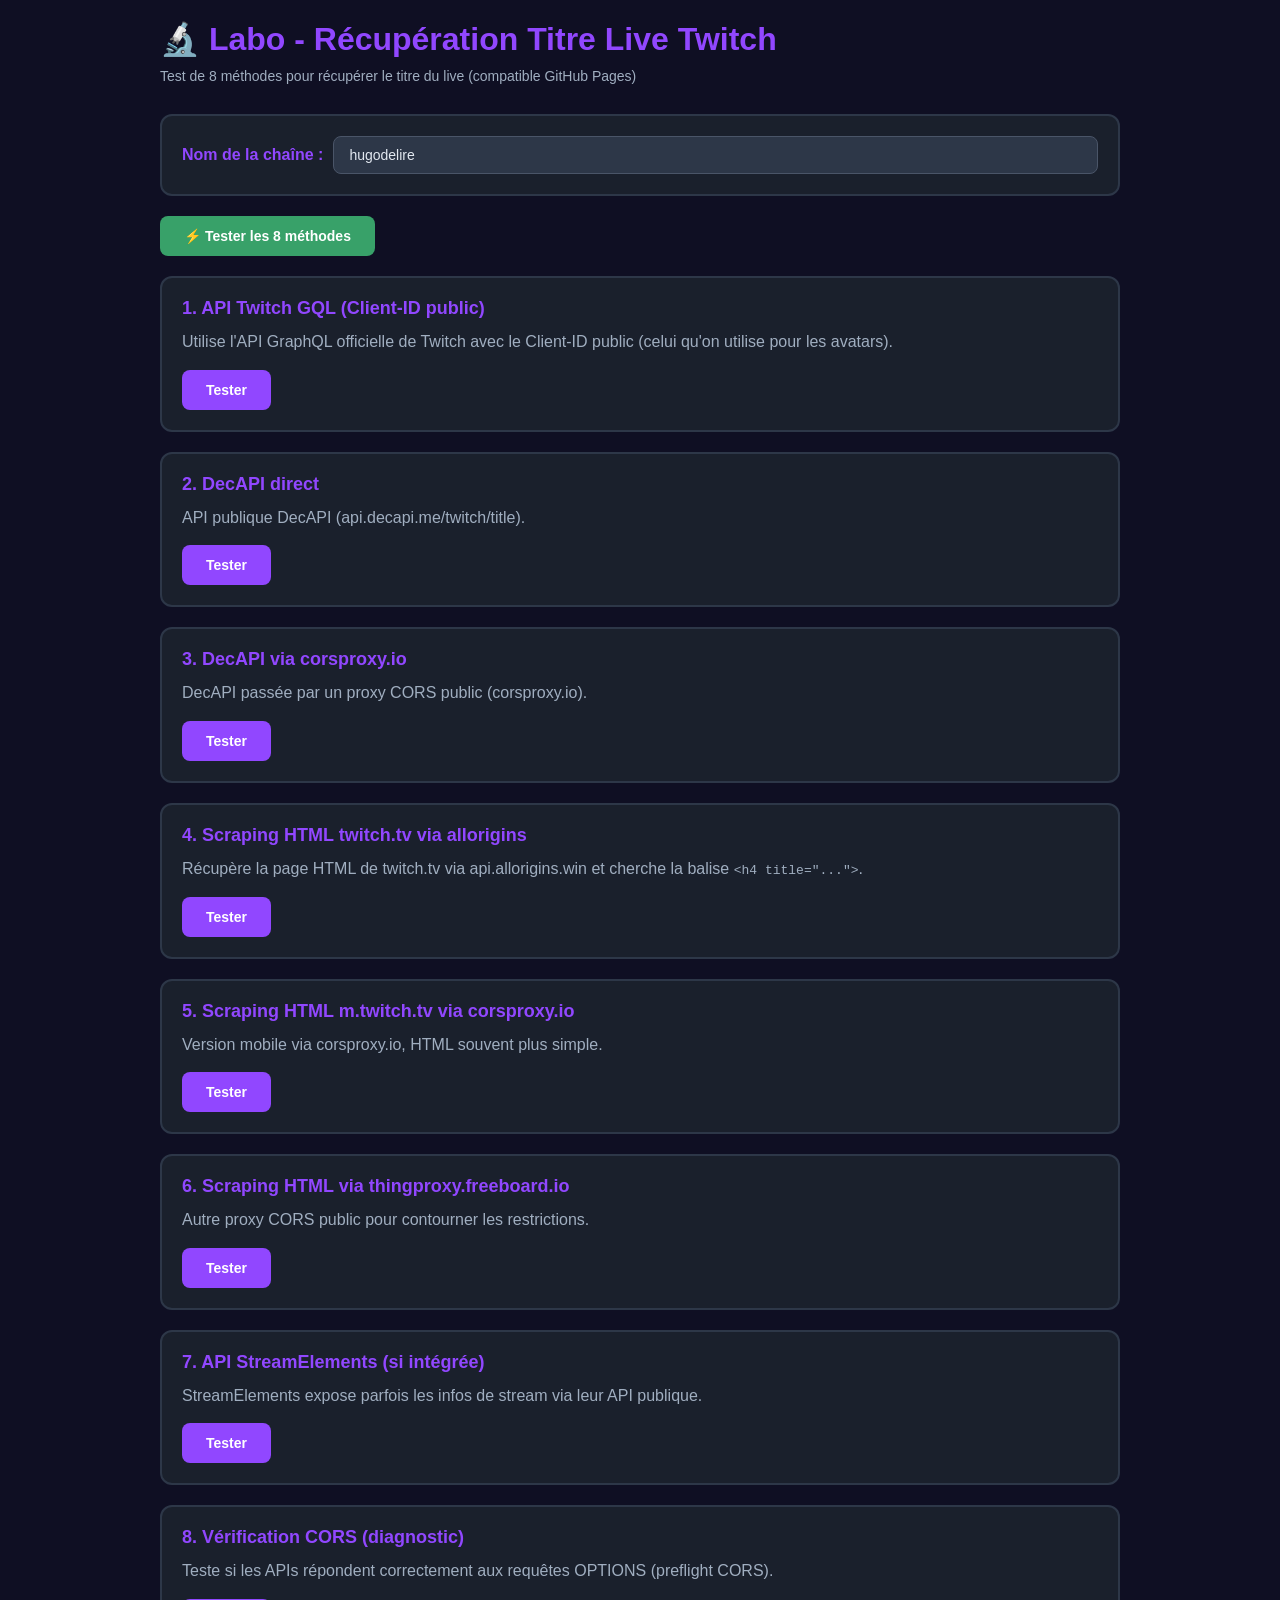
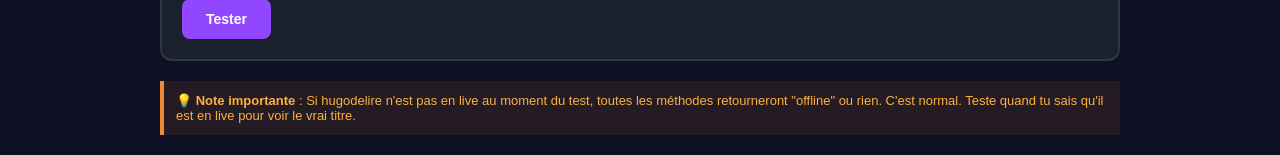
<file: labo.html>
<!DOCTYPE html>
<html lang="fr">
<head>
<meta charset="UTF-8">
<meta name="viewport" content="width=device-width, initial-scale=1.0">
<title>Labo - Titre Live Twitch (GitHub Pages)</title>
<style>
  * { margin: 0; padding: 0; box-sizing: border-box; }
  body {
    font-family: -apple-system, BlinkMacSystemFont, "Segoe UI", sans-serif;
    background: #0f0f23;
    color: #e2e8f0;
    padding: 20px;
    max-width: 1000px;
    margin: 0 auto;
  }
  h1 {
    color: #9147ff;
    margin-bottom: 10px;
  }
  .subtitle {
    color: #a0aec0;
    margin-bottom: 30px;
    font-size: 14px;
  }
  .channel-input {
    background: #1a202c;
    border: 2px solid #2d3748;
    border-radius: 12px;
    padding: 20px;
    margin-bottom: 20px;
    display: flex;
    gap: 10px;
    align-items: center;
    flex-wrap: wrap;
  }
  .channel-input label {
    color: #9147ff;
    font-weight: 600;
    flex: 0 0 auto;
  }
  .channel-input input {
    flex: 1;
    min-width: 200px;
    background: #2d3748;
    border: 1px solid #4a5568;
    color: #e2e8f0;
    padding: 10px 15px;
    border-radius: 8px;
    font-size: 14px;
  }
  .channel-input input:focus {
    outline: none;
    border-color: #9147ff;
  }
  .btn-run-all {
    background: #38a169;
    color: white;
    border: none;
    padding: 12px 24px;
    border-radius: 8px;
    cursor: pointer;
    font-size: 14px;
    font-weight: 600;
    margin-bottom: 20px;
  }
  .btn-run-all:hover {
    background: #2f855a;
  }
  .method {
    background: #1a202c;
    border: 2px solid #2d3748;
    border-radius: 12px;
    padding: 20px;
    margin-bottom: 20px;
  }
  .method h2 {
    color: #9147ff;
    font-size: 18px;
    margin-bottom: 10px;
  }
  .method p {
    color: #a0aec0;
    margin-bottom: 15px;
    line-height: 1.6;
  }
  .btn {
    background: #9147ff;
    color: white;
    border: none;
    padding: 12px 24px;
    border-radius: 8px;
    cursor: pointer;
    font-size: 14px;
    font-weight: 600;
    transition: all 0.2s;
  }
  .btn:hover {
    background: #7c3aed;
  }
  .btn:disabled {
    background: #4a5568;
    cursor: not-allowed;
  }
  .result {
    margin-top: 15px;
    padding: 15px;
    border-radius: 8px;
    display: none;
  }
  .result.show { display: block; }
  .result.success {
    background: rgba(56, 161, 105, 0.2);
    border: 1px solid #38a169;
  }
  .result.error {
    background: rgba(245, 101, 101, 0.2);
    border: 1px solid #f56565;
  }
  .result.offline {
    background: rgba(237, 137, 54, 0.2);
    border: 1px solid #ed8936;
  }
  .result.loading {
    background: rgba(66, 153, 225, 0.2);
    border: 1px solid #4299e1;
  }
  .result-title {
    font-weight: 600;
    margin-bottom: 8px;
  }
  .result-content {
    font-family: monospace;
    font-size: 14px;
    word-break: break-word;
    padding: 10px;
    background: rgba(0,0,0,0.3);
    border-radius: 6px;
    margin-top: 8px;
    white-space: pre-wrap;
  }
  .note {
    background: rgba(237, 137, 54, 0.1);
    border-left: 4px solid #ed8936;
    padding: 12px;
    margin-top: 15px;
    font-size: 13px;
    color: #fbb040;
  }
  .code-block {
    background: #2d3748;
    padding: 15px;
    border-radius: 8px;
    font-family: 'Courier New', monospace;
    font-size: 11px;
    overflow-x: auto;
    margin-bottom: 15px;
    color: #68d391;
    white-space: pre-wrap;
    word-break: break-all;
  }
  .summary {
    background: #2d3748;
    padding: 20px;
    border-radius: 12px;
    margin-top: 30px;
  }
  .summary h3 {
    color: #9147ff;
    margin-bottom: 15px;
  }
  table {
    width: 100%;
    border-collapse: collapse;
  }
  th, td {
    padding: 10px;
    text-align: left;
    border-bottom: 1px solid #4a5568;
  }
  th {
    color: #9147ff;
    font-weight: 600;
  }
  .check { color: #48bb78; }
  .cross { color: #f56565; }
  .info { color: #4299e1; }
</style>
</head>
<body>

<h1>🔬 Labo - Récupération Titre Live Twitch</h1>
<p class="subtitle">Test de 8 méthodes pour récupérer le titre du live (compatible GitHub Pages)</p>

<div class="channel-input">
  <label>Nom de la chaîne :</label>
  <input type="text" id="channelInput" value="hugodelire" placeholder="hugodelire">
</div>

<button class="btn-run-all" onclick="runAllTests()">⚡ Tester les 8 méthodes</button>

<!-- Méthode 1 -->
<div class="method">
  <h2>1. API Twitch GQL (Client-ID public)</h2>
  <p>Utilise l'API GraphQL officielle de Twitch avec le Client-ID public (celui qu'on utilise pour les avatars).</p>
  <button class="btn" onclick="testMethod('gql')">Tester</button>
  <div class="result" id="r-gql"></div>
</div>

<!-- Méthode 2 -->
<div class="method">
  <h2>2. DecAPI direct</h2>
  <p>API publique DecAPI (api.decapi.me/twitch/title).</p>
  <button class="btn" onclick="testMethod('decapi')">Tester</button>
  <div class="result" id="r-decapi"></div>
</div>

<!-- Méthode 3 -->
<div class="method">
  <h2>3. DecAPI via corsproxy.io</h2>
  <p>DecAPI passée par un proxy CORS public (corsproxy.io).</p>
  <button class="btn" onclick="testMethod('decapi-proxy')">Tester</button>
  <div class="result" id="r-decapi-proxy"></div>
</div>

<!-- Méthode 4 -->
<div class="method">
  <h2>4. Scraping HTML twitch.tv via allorigins</h2>
  <p>Récupère la page HTML de twitch.tv via api.allorigins.win et cherche la balise <code>&lt;h4 title="..."&gt;</code>.</p>
  <button class="btn" onclick="testMethod('scrape-allorigins')">Tester</button>
  <div class="result" id="r-scrape-allorigins"></div>
</div>

<!-- Méthode 5 -->
<div class="method">
  <h2>5. Scraping HTML m.twitch.tv via corsproxy.io</h2>
  <p>Version mobile via corsproxy.io, HTML souvent plus simple.</p>
  <button class="btn" onclick="testMethod('scrape-mobile')">Tester</button>
  <div class="result" id="r-scrape-mobile"></div>
</div>

<!-- Méthode 6 -->
<div class="method">
  <h2>6. Scraping HTML via thingproxy.freeboard.io</h2>
  <p>Autre proxy CORS public pour contourner les restrictions.</p>
  <button class="btn" onclick="testMethod('scrape-thingproxy')">Tester</button>
  <div class="result" id="r-scrape-thingproxy"></div>
</div>

<!-- Méthode 7 -->
<div class="method">
  <h2>7. API StreamElements (si intégrée)</h2>
  <p>StreamElements expose parfois les infos de stream via leur API publique.</p>
  <button class="btn" onclick="testMethod('streamelements')">Tester</button>
  <div class="result" id="r-streamelements"></div>
</div>

<!-- Méthode 8 -->
<div class="method">
  <h2>8. Vérification CORS (diagnostic)</h2>
  <p>Teste si les APIs répondent correctement aux requêtes OPTIONS (preflight CORS).</p>
  <button class="btn" onclick="testMethod('cors-check')">Tester</button>
  <div class="result" id="r-cors-check"></div>
</div>

<div class="summary" id="summary" style="display:none;">
  <h3>📊 Résumé des tests</h3>
  <table id="summaryTable">
    <thead>
      <tr>
        <th>Méthode</th>
        <th>Statut</th>
        <th>Résultat</th>
      </tr>
    </thead>
    <tbody></tbody>
  </table>
</div>

<div class="note">
  💡 <strong>Note importante</strong> : Si hugodelire n'est pas en live au moment du test, toutes les méthodes retourneront "offline" ou rien. C'est normal. Teste quand tu sais qu'il est en live pour voir le vrai titre.
</div>

<script>
const results = {};

function showResult(id, type, title, content) {
  const el = document.getElementById(id);
  el.className = `result show ${type}`;
  el.innerHTML = `
    <div class="result-title">${title}</div>
    <div class="result-content">${content}</div>
  `;
  results[id.replace('r-', '')] = { type, title, content };
}

async function testMethod(method) {
  const channel = document.getElementById('channelInput').value.trim();
  const resultId = `r-${method}`;
  showResult(resultId, 'loading', 'Chargement...', 'Requête en cours...');

  try {
    let title = null;
    let error = null;

    switch(method) {
      case 'gql':
        try {
          const payload = {
            query: `query { user(login: "${channel}") { stream { title } } }`
          };
          const response = await fetch('https://gql.twitch.tv/gql', {
            method: 'POST',
            headers: {
              'Client-ID': 'kimne78kx3ncx6brgo4mv6wki5h1ko',
              'Content-Type': 'application/json'
            },
            body: JSON.stringify(payload)
          });
          const data = await response.json();
          const user = data?.data?.user;
          if (!user) {
            error = 'Utilisateur introuvable';
          } else if (!user.stream) {
            title = 'Hors ligne';
          } else {
            title = user.stream.title;
          }
        } catch (err) {
          error = err.message;
        }
        break;

      case 'decapi':
        try {
          const response = await fetch(`https://api.decapi.me/twitch/title/${channel}`);
          title = await response.text();
          if (title.toLowerCase().includes('offline') || !title.trim()) {
            title = 'Hors ligne';
          }
        } catch (err) {
          error = err.message;
        }
        break;

      case 'decapi-proxy':
        try {
          const proxyUrl = `https://corsproxy.io/?${encodeURIComponent(`https://api.decapi.me/twitch/title/${channel}`)}`;
          const response = await fetch(proxyUrl);
          title = await response.text();
          if (title.toLowerCase().includes('offline') || !title.trim()) {
            title = 'Hors ligne';
          }
        } catch (err) {
          error = err.message;
        }
        break;

      case 'scrape-allorigins':
        try {
          const proxyUrl = `https://api.allorigins.win/raw?url=${encodeURIComponent(`https://www.twitch.tv/${channel}`)}`;
          const response = await fetch(proxyUrl);
          const html = await response.text();
          
          // Chercher h4 avec title (la balise que tu m'as donnée)
          const h4Match = html.match(/<h4[^>]*title="([^"]+)"[^>]*class="[^"]*CoreText[^"]*"[^>]*>([^<]+)<\/h4>/i);
          if (h4Match) {
            title = h4Match[2].trim();
          } else {
            // Fallback : chercher dans meta og:title
            const metaMatch = html.match(/<meta[^>]*property="og:title"[^>]*content="([^"]+)"/i);
            if (metaMatch) {
              title = metaMatch[1].trim();
            } else {
              error = 'Balise h4 non trouvée dans le HTML';
            }
          }
        } catch (err) {
          error = err.message;
        }
        break;

      case 'scrape-mobile':
        try {
          const proxyUrl = `https://corsproxy.io/?${encodeURIComponent(`https://m.twitch.tv/${channel}`)}`;
          const response = await fetch(proxyUrl);
          const html = await response.text();
          
          const h4Match = html.match(/<h4[^>]*title="([^"]+)"[^>]*>([^<]+)<\/h4>/i);
          if (h4Match) {
            title = h4Match[2].trim();
          } else {
            error = 'Balise h4 non trouvée';
          }
        } catch (err) {
          error = err.message;
        }
        break;

      case 'scrape-thingproxy':
        try {
          const proxyUrl = `https://thingproxy.freeboard.io/fetch/https://www.twitch.tv/${channel}`;
          const response = await fetch(proxyUrl);
          const html = await response.text();
          
          const h4Match = html.match(/<h4[^>]*title="([^"]+)"[^>]*>([^<]+)<\/h4>/i);
          if (h4Match) {
            title = h4Match[2].trim();
          } else {
            error = 'Balise h4 non trouvée';
          }
        } catch (err) {
          error = err.message;
        }
        break;

      case 'streamelements':
        try {
          const response = await fetch(`https://api.streamelements.com/kappa/v2/channels/${channel}`);
          const data = await response.json();
          if (data && data.streamInfo) {
            title = data.streamInfo.title || 'Hors ligne';
          } else {
            error = 'Pas de données streamInfo';
          }
        } catch (err) {
          error = err.message;
        }
        break;

      case 'cors-check':
        try {
          const response = await fetch('https://api.decapi.me/twitch/title/' + channel, {
            method: 'OPTIONS'
          });
          const corsHeader = response.headers.get('Access-Control-Allow-Origin');
          showResult(resultId, 'success', 'Diagnostic CORS', 
            `Status: ${response.status}\n` +
            `Access-Control-Allow-Origin: ${corsHeader || 'Non présent'}\n` +
            `Headers: ${JSON.stringify([...response.headers.entries()], null, 2)}`);
          return;
        } catch (err) {
          error = err.message;
        }
        break;
    }

    if (error) {
      showResult(resultId, 'error', 'Erreur', error);
    } else if (title) {
      const type = title.toLowerCase().includes('hors ligne') ? 'offline' : 'success';
      showResult(resultId, type, 'Résultat', title);
    } else {
      showResult(resultId, 'error', 'Erreur', 'Aucun résultat');
    }

  } catch (err) {
    showResult(resultId, 'error', 'Erreur inattendue', err.message);
  }
}

async function runAllTests() {
  const methods = ['gql', 'decapi', 'decapi-proxy', 'scrape-allorigins', 'scrape-mobile', 'scrape-thingproxy', 'streamelements', 'cors-check'];
  
  for (const method of methods) {
    await testMethod(method);
  }
  
  // Afficher le résumé
  setTimeout(() => {
    const summary = document.getElementById('summary');
    const tbody = document.querySelector('#summaryTable tbody');
    tbody.innerHTML = '';
    
    for (const [method, result] of Object.entries(results)) {
      const row = document.createElement('tr');
      const statusIcon = result.type === 'success' ? '✓' : (result.type === 'offline' ? '~' : '✗');
      const statusClass = result.type === 'success' ? 'check' : (result.type === 'offline' ? 'info' : 'cross');
      
      row.innerHTML = `
        <td>${method}</td>
        <td class="${statusClass}">${statusIcon} ${result.type}</td>
        <td>${result.content.substring(0, 50)}${result.content.length > 50 ? '...' : ''}</td>
      `;
      tbody.appendChild(row);
    }
    
    summary.style.display = 'block';
  }, 500);
}
</script>

</body>
</html>
</file>
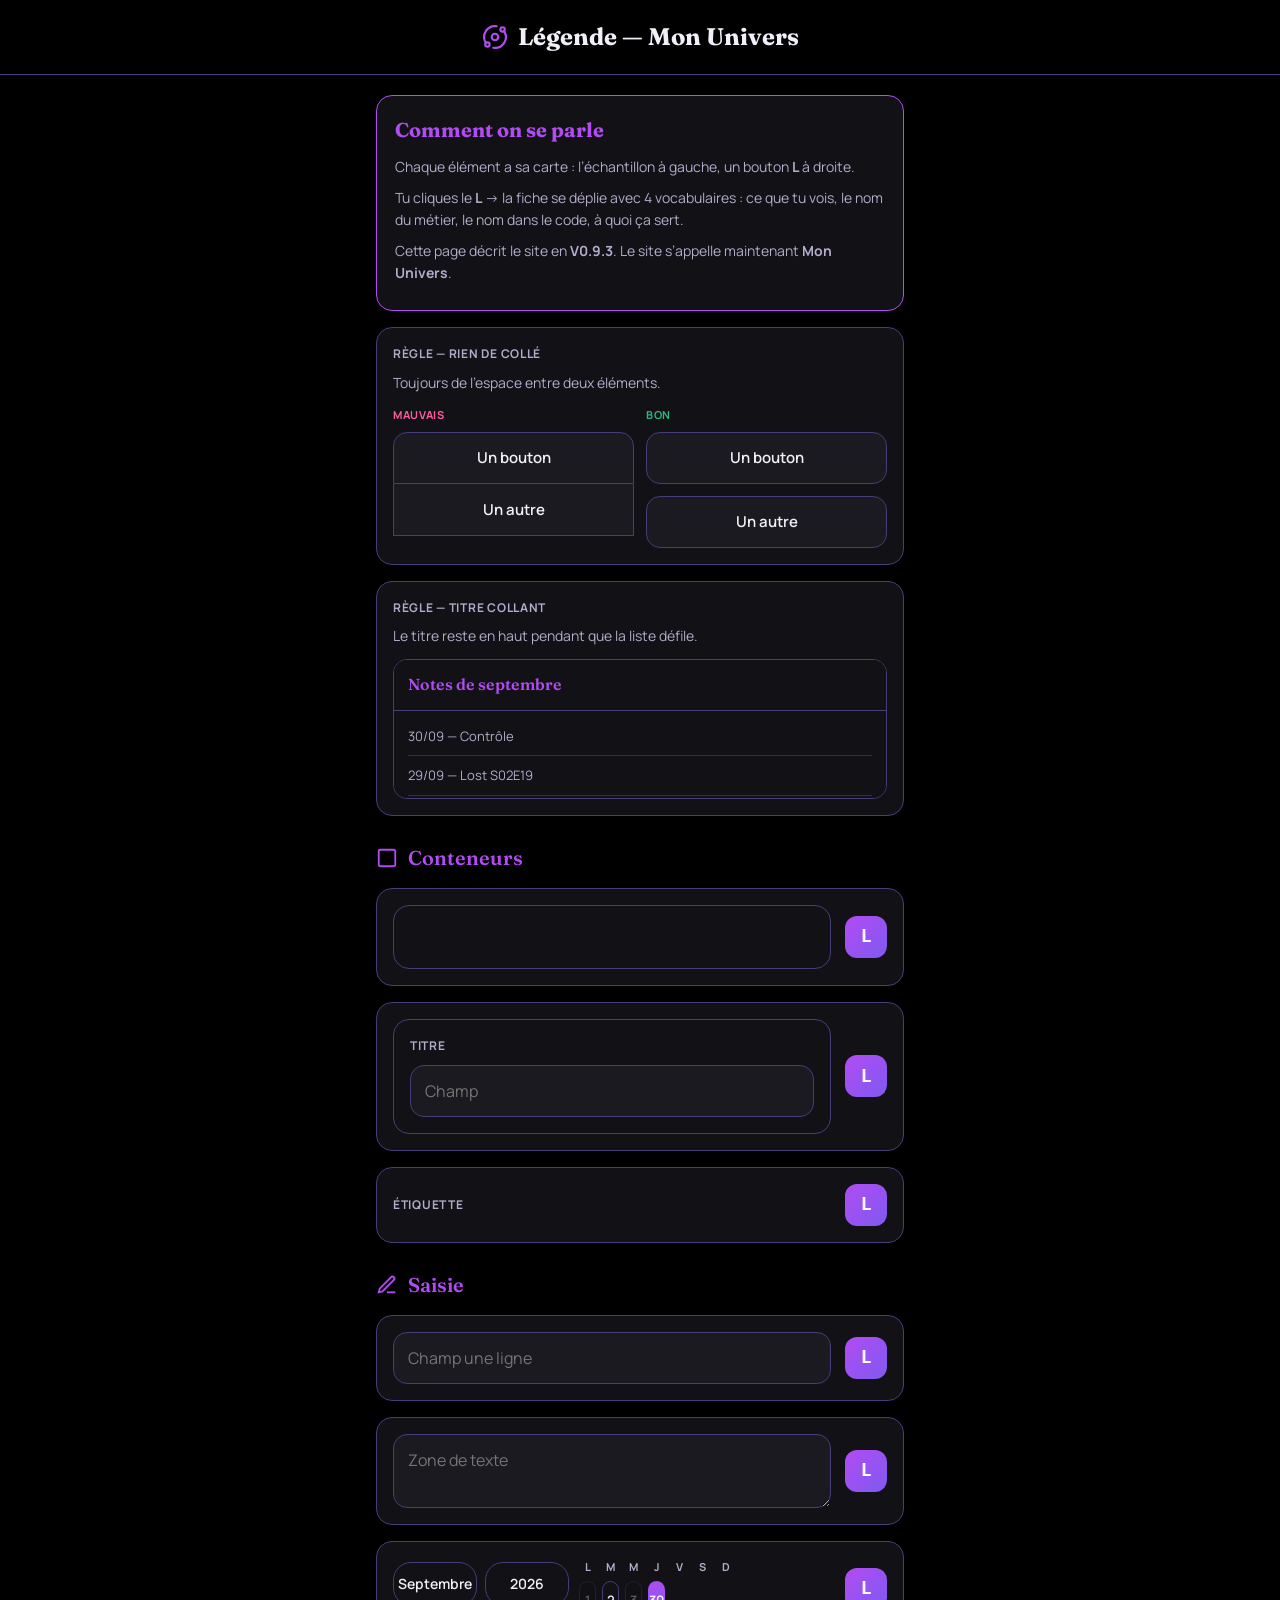
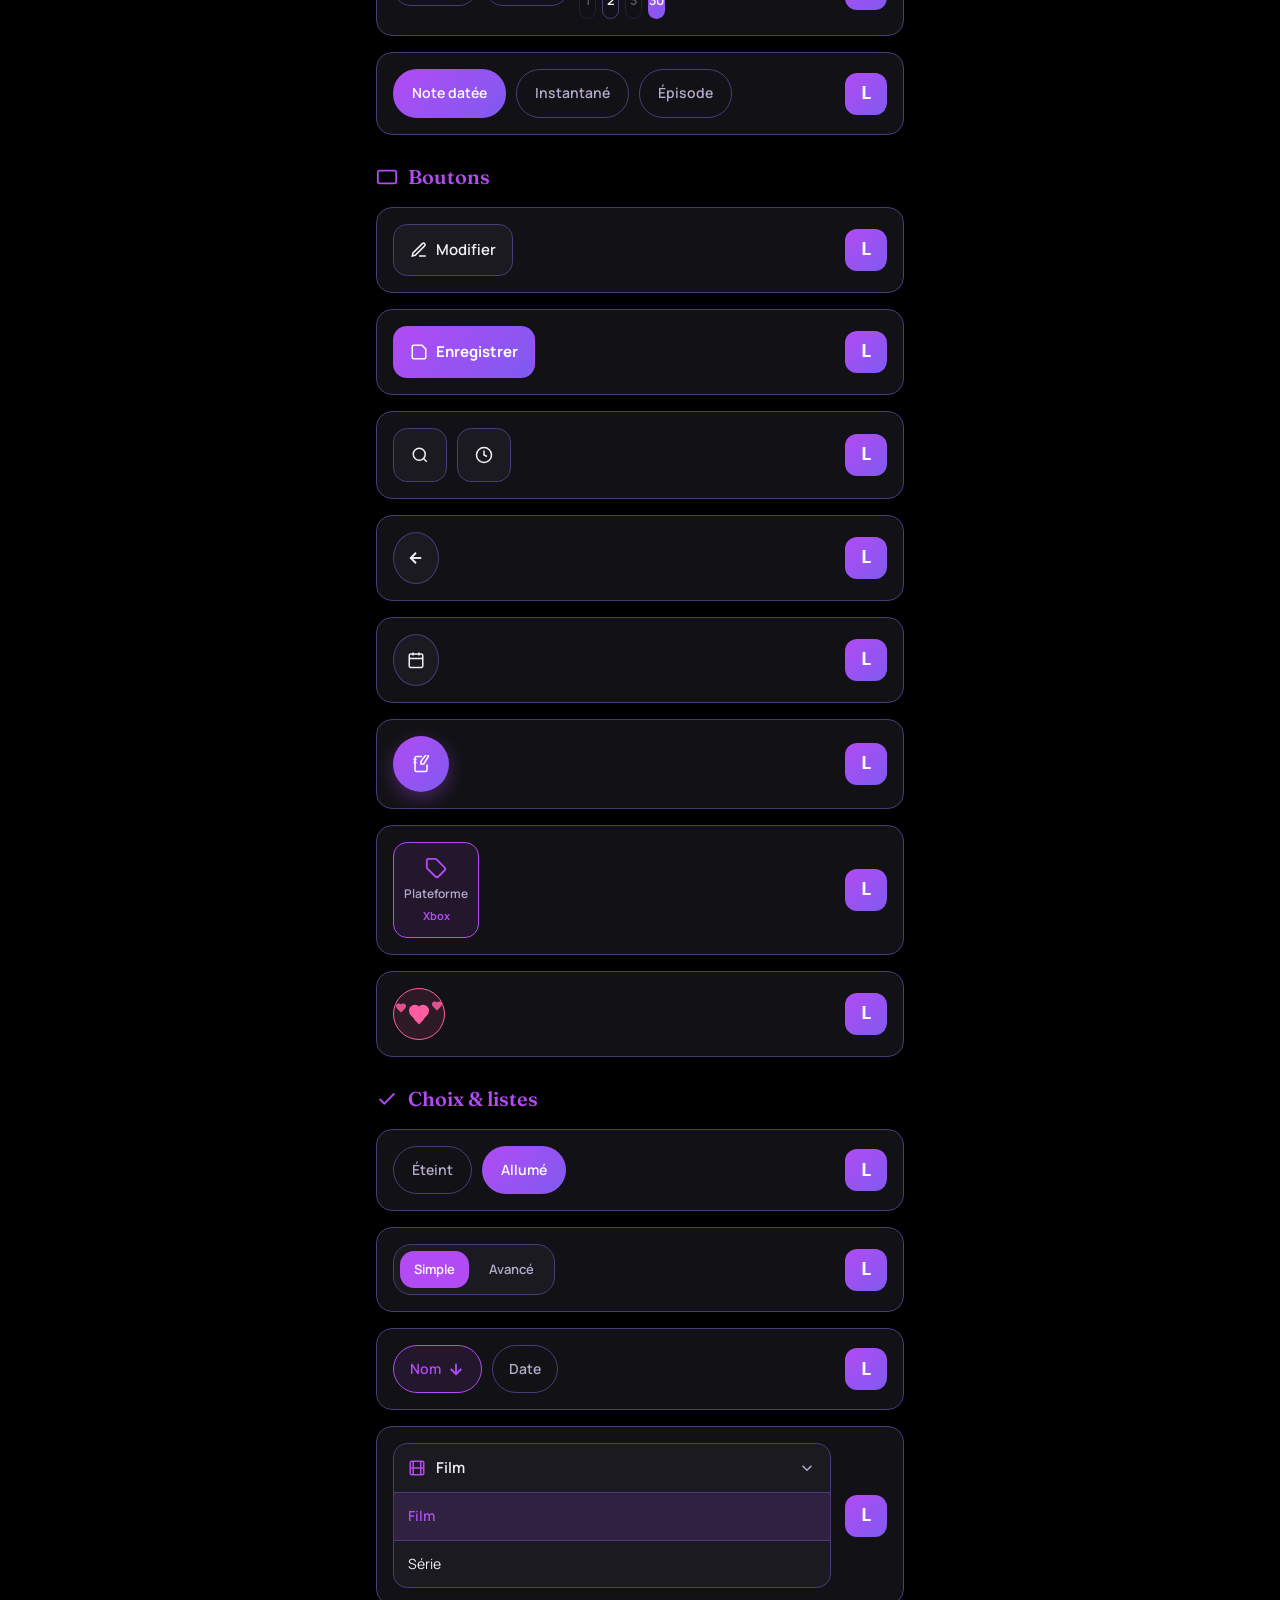
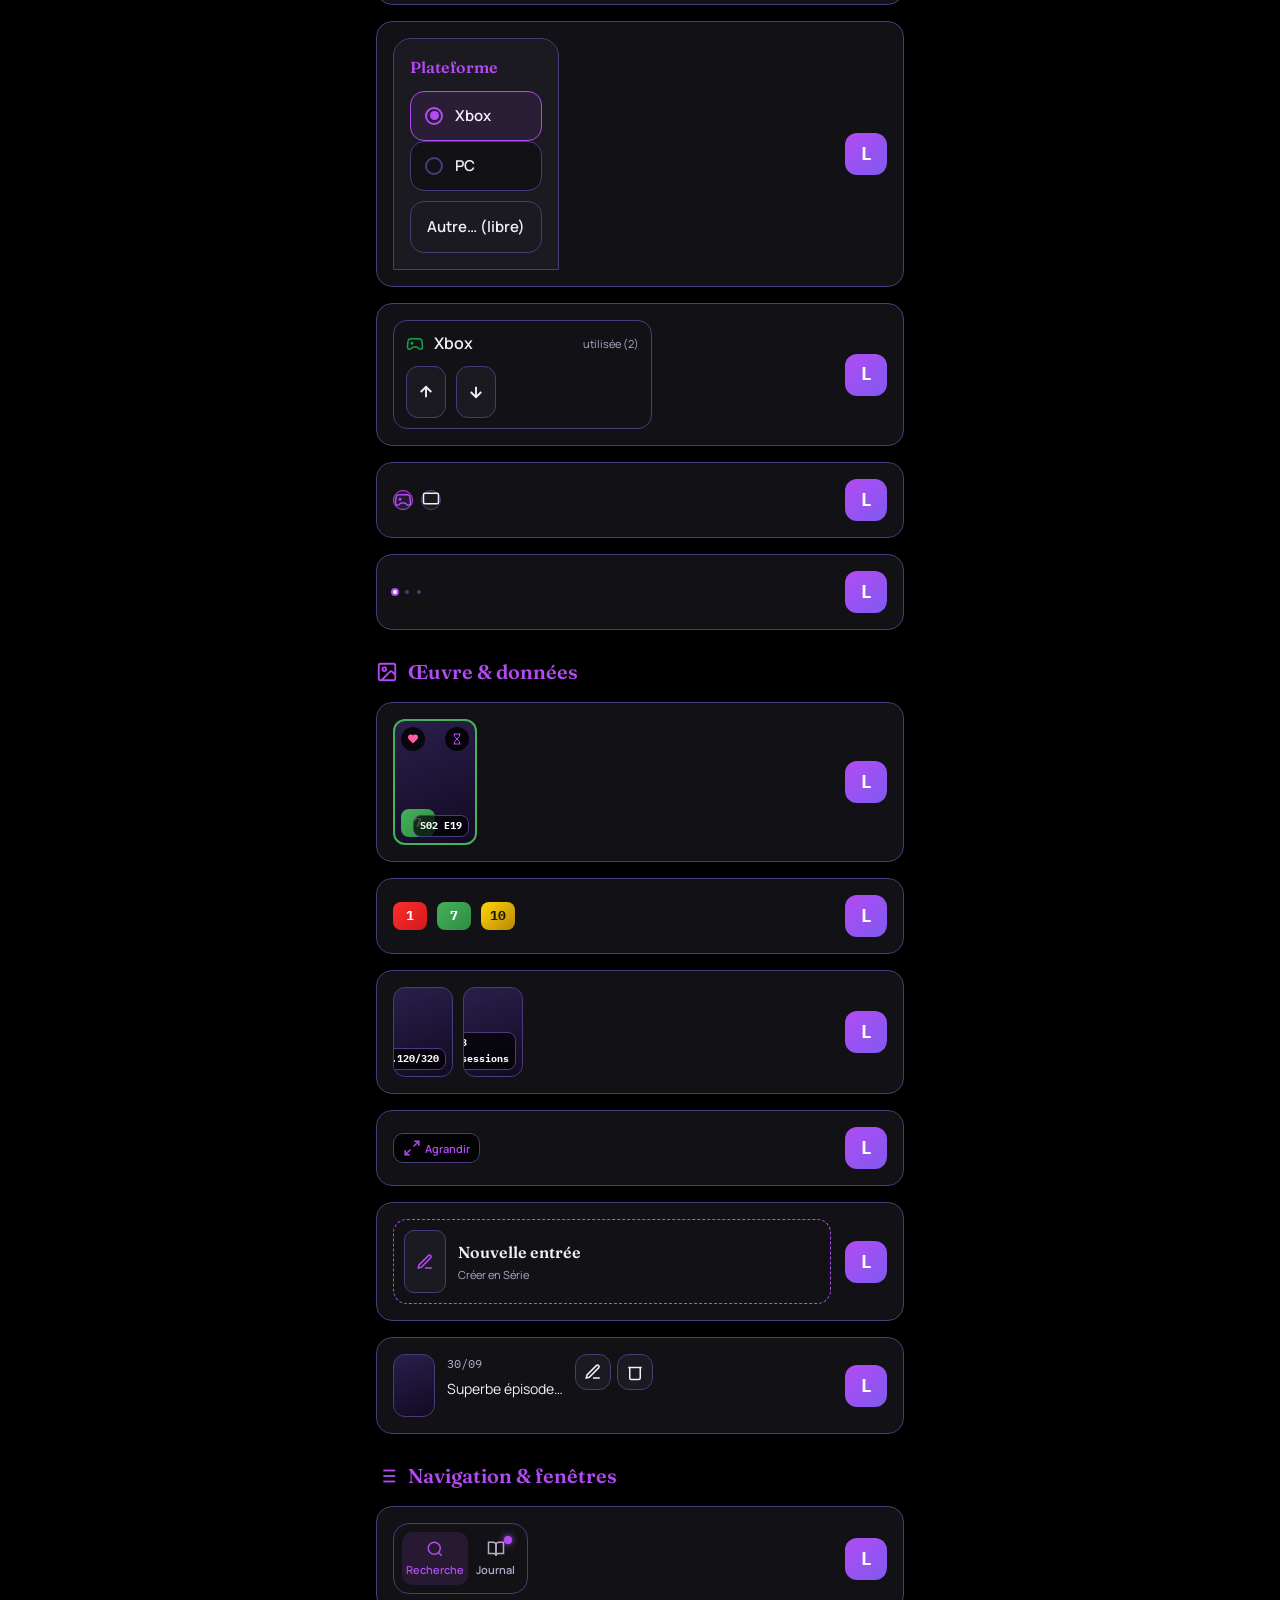
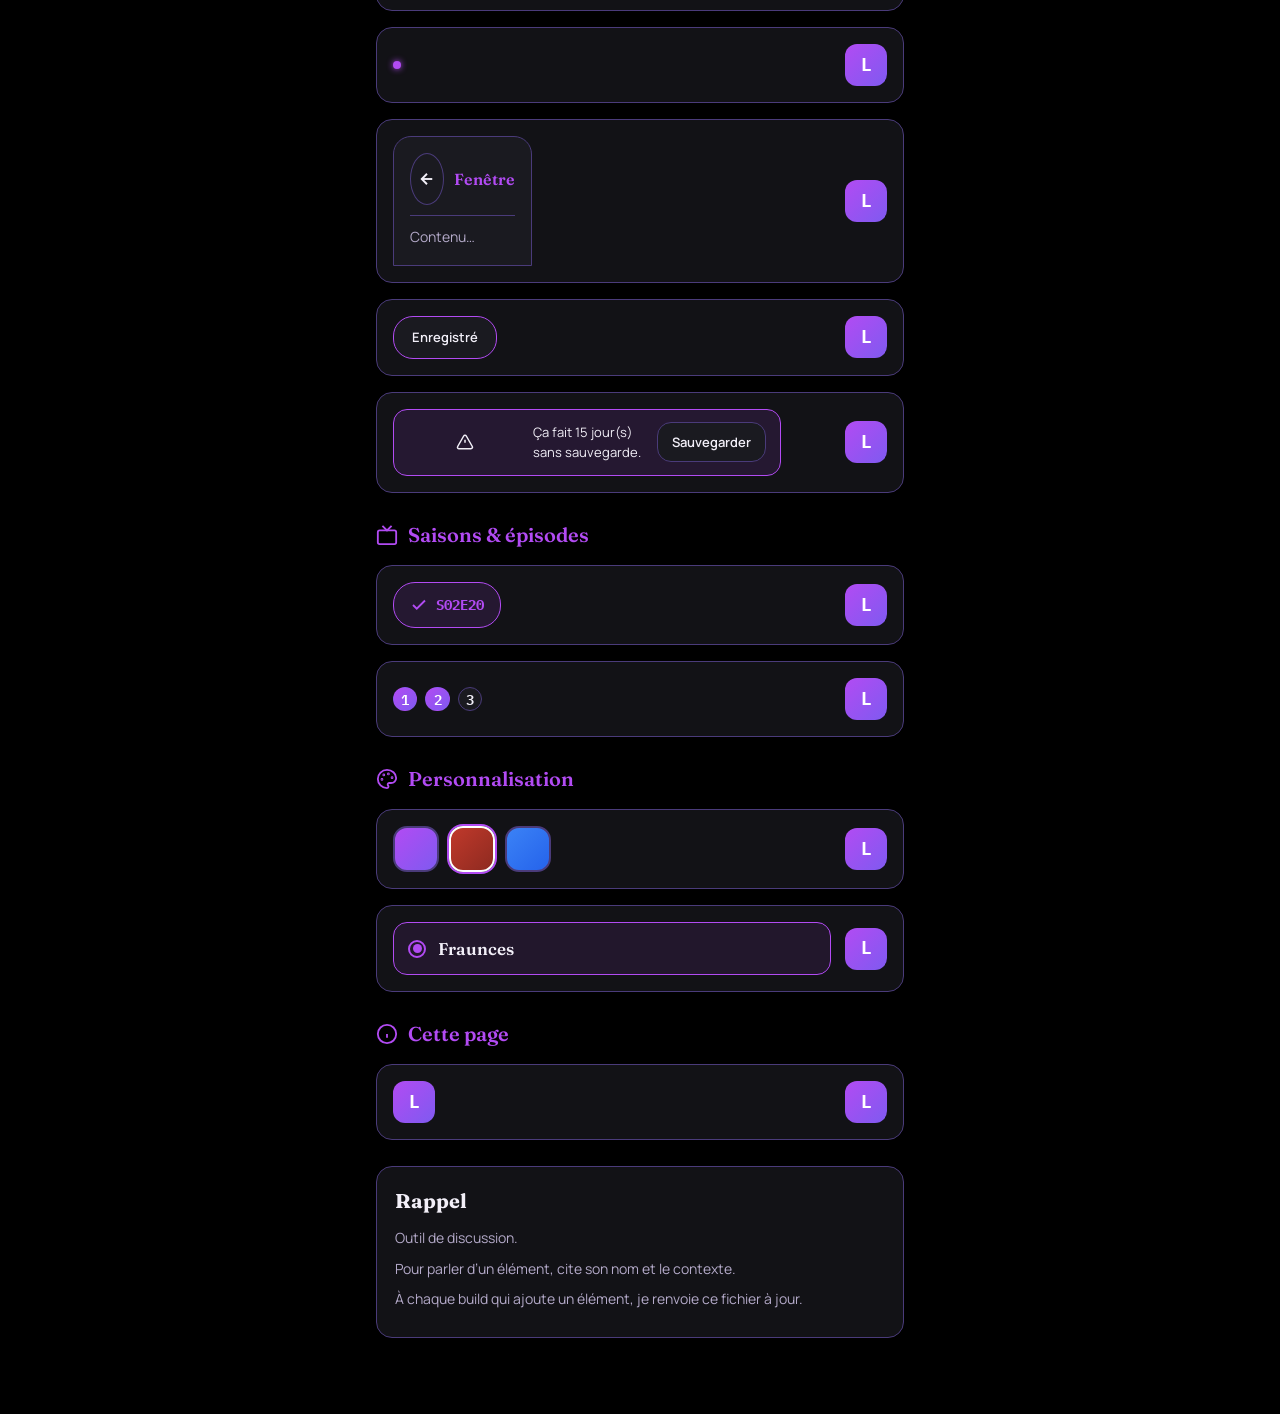
<file: legende.html>
<!DOCTYPE html>
<!-- legende.html — dictionnaire visuel V0.9.3 — Mon Univers — sans JavaScript -->
<html lang="fr">
<head>
<meta charset="UTF-8">
<meta name="viewport" content="width=device-width, initial-scale=1, viewport-fit=cover">
<meta name="color-scheme" content="dark">
<title>Légende — Mon Univers</title>
<link rel="preconnect" href="https://fonts.googleapis.com">
<link rel="preconnect" href="https://fonts.gstatic.com" crossorigin>
<link href="https://fonts.googleapis.com/css2?family=Manrope:wght@400;500;600;700;800&family=Fraunces:opsz,wght@9..144,500;9..144,600;9..144,700&family=IBM+Plex+Mono:wght@400;500;600&display=swap" rel="stylesheet">
<style>
:root{--bg:#000;--s1:#121216;--s2:#1A1A20;--s3:#20202a;--bd:#4A3B7A;--acc:#B24BF3;--acc2:#7F5AF0;--accr:178,75,243;--fav:#FF5DA2;--enc:#2CB67D;--voir:#F2E527;--tx:#F2EFF8;--dim:#B4AAC9;--r:14px;--gap:16px;--gap-in:12px;--fs:'Manrope',system-ui,sans-serif;--ft:'Fraunces',Georgia,serif;--fm:'IBM Plex Mono',monospace;}
*{box-sizing:border-box;margin:0;padding:0;-webkit-tap-highlight-color:transparent;}
body{background:var(--bg);color:var(--tx);font-family:var(--fs);font-size:16px;line-height:1.6;padding-bottom:40px;}
header{position:sticky;top:0;z-index:50;display:flex;align-items:center;justify-content:center;gap:10px;padding:18px 16px;background:rgba(0,0,0,.94);backdrop-filter:blur(12px);border-bottom:1px solid var(--bd);}
header h1{font-family:var(--ft);font-size:24px;font-weight:700;}
header .ic svg{width:26px;height:26px;color:var(--acc);}
main{padding:20px 16px;max-width:560px;margin:0 auto;}
.ic{display:inline-flex;align-items:center;justify-content:center;flex:none;}
.ic svg{width:18px;height:18px;display:block;}
.box{background:var(--s1);border:1px solid var(--bd);border-radius:16px;padding:18px;}
.field{background:var(--s1);border:1px solid var(--bd);border-radius:16px;padding:16px;}
.flabel{display:block;font-size:12px;font-weight:700;color:var(--dim);text-transform:uppercase;letter-spacing:.06em;margin-bottom:10px;}
input,textarea{background:var(--s2);border:1px solid var(--bd);color:var(--tx);border-radius:var(--r);padding:14px;font-family:var(--fs);font-size:16px;width:100%;}
textarea{min-height:70px;resize:vertical;}
button{font-family:var(--fs);font-size:15px;font-weight:600;color:var(--tx);background:var(--s2);border:1px solid var(--bd);border-radius:var(--r);padding:14px 16px;min-height:52px;display:inline-flex;align-items:center;justify-content:center;gap:8px;cursor:pointer;}
button.primary{background:linear-gradient(135deg,var(--acc),var(--acc2));border-color:transparent;color:#fff;font-weight:700;}
button.wide{width:100%;}
button.sq{width:54px;height:54px;padding:0;}
button.rnd{width:46px;height:46px;border-radius:50%;padding:0;}
.chip{padding:12px 18px;min-height:46px;border-radius:24px;font-size:14px;font-weight:600;border:1px solid var(--bd);background:var(--s1);color:var(--dim);display:inline-flex;align-items:center;gap:8px;}
.chip.on{background:linear-gradient(135deg,var(--acc),var(--acc2));color:#fff;border-color:transparent;}
.pill{display:inline-flex;background:var(--s2);border:1px solid var(--bd);border-radius:18px;padding:6px;gap:6px;}
.pill b{padding:8px 14px;border-radius:14px;font-size:13px;font-weight:600;color:var(--dim);}
.pill b.on{background:var(--acc);color:#fff;}
.sep{height:1px;background:var(--bd);}
.note{display:inline-flex;align-items:center;justify-content:center;min-width:34px;height:28px;padding:0 8px;border-radius:8px;font-family:var(--fm);font-size:13px;font-weight:700;}
.poster{position:relative;width:84px;border-radius:12px;overflow:hidden;border:1px solid var(--bd);background:linear-gradient(160deg,#2a1f4a,#120a24);aspect-ratio:2/3;}
.poster.has-note{border-width:2px;}
.poster .pn{position:absolute;bottom:6px;left:6px;}
.poster .pp{position:absolute;bottom:6px;right:6px;font-family:var(--fm);font-size:10px;font-weight:700;color:#fff;background:rgba(0,0,0,.72);border:1px solid var(--bd);border-radius:8px;padding:2px 6px;}
.poster .ps{position:absolute;top:6px;right:6px;width:24px;height:24px;border-radius:50%;background:rgba(0,0,0,.85);display:flex;align-items:center;justify-content:center;}
.poster .ph{position:absolute;top:6px;left:6px;width:24px;height:24px;border-radius:50%;background:rgba(0,0,0,.78);display:flex;align-items:center;justify-content:center;color:var(--fav);}
.poster .ph svg{width:12px;height:12px;fill:currentColor;}
.rcard{display:flex;gap:12px;align-items:center;background:var(--s1);border:1px solid var(--bd);border-radius:var(--r);padding:10px;}
.rcard .rp{width:42px;height:63px;border-radius:10px;background:linear-gradient(160deg,#2a1f4a,#120a24);flex:none;}
.new-entry{display:flex;gap:12px;align-items:center;background:var(--s1);border:1px dashed var(--acc);border-radius:var(--r);padding:10px;}
.new-entry .ne-art{width:42px;height:63px;border-radius:10px;background:var(--s2);border:1px solid var(--bd);display:flex;align-items:center;justify-content:center;color:var(--acc);flex:none;}
.new-entry .ne-label{font-family:var(--ft);font-weight:600;}
.new-entry .ne-sub{font-size:11px;color:var(--dim);}
.jline{display:flex;gap:12px;align-items:flex-start;padding:12px 0;border-bottom:1px solid var(--bd);}
.jline .jt{font-size:12px;color:var(--dim);font-family:var(--fm);margin-bottom:4px;}
.jline .jx{font-size:14px;}
.jline .acts{display:flex;gap:6px;margin-left:auto;}
.jline .acts button{width:36px;height:36px;min-height:0;padding:0;border-radius:12px;}
.grid{display:grid;grid-template-columns:repeat(4,minmax(0,1fr));gap:10px;}
.mini{flex:0 0 84px;}
.tabbar{display:flex;background:var(--s1);border:1px solid var(--bd);border-radius:16px;padding:8px;gap:4px;}
.tabbar button{flex:1;background:none;border:none;color:var(--dim);font-size:11px;font-weight:600;flex-direction:column;gap:4px;min-height:0;padding:8px 4px;border-radius:10px;position:relative;}
.tabbar button.on{color:var(--acc);background:rgba(var(--accr),.12);}
.badge-dot{position:absolute;top:4px;right:calc(50% - 16px);width:8px;height:8px;border-radius:50%;background:var(--acc);box-shadow:0 0 6px var(--acc);}
.season-pill{padding:10px 16px;min-height:44px;border-radius:22px;font-size:14px;font-weight:700;border:1px solid var(--bd);background:var(--s2);color:var(--dim);font-family:var(--fm);}
.season-pill.on{background:linear-gradient(135deg,var(--acc),var(--acc2));color:#fff;border-color:transparent;}
.ep-grid{display:grid;grid-template-columns:repeat(6,1fr);gap:8px;}
.ep-cell{aspect-ratio:1;background:var(--s2);border:1px solid var(--bd);border-radius:14px;display:flex;align-items:center;justify-content:center;font-family:var(--fm);font-size:14px;font-weight:600;}
.ep-cell.seen{background:linear-gradient(135deg,var(--acc),var(--acc2));color:#fff;border-color:transparent;}
.qbtn{padding:10px 14px;min-height:44px;border-radius:22px;font-size:13px;font-weight:600;border:1px solid var(--bd);background:var(--s2);color:var(--dim);display:inline-flex;align-items:center;gap:6px;}
.next-btn{display:inline-flex;align-items:center;gap:8px;padding:11px 16px;min-height:46px;border-radius:22px;font-size:14px;font-weight:700;border:1px solid var(--acc);background:rgba(var(--accr),.12);color:var(--acc);font-family:var(--fm);}
.poster-row{display:flex;align-items:center;gap:var(--gap-in);}
.poster-row>img{width:54px;height:81px;border-radius:12px;border:1px solid var(--bd);flex:none;background:linear-gradient(160deg,#2a1f4a,#120a24);}
.poster-btns{margin-left:auto;display:flex;gap:10px;}
.poster-btn{display:inline-flex;align-items:center;gap:6px;padding:10px 14px;min-height:44px;border-radius:22px;border:1px solid var(--acc);background:rgba(var(--accr),.12);color:var(--acc);font-size:13px;font-weight:700;}
.zoom-btn{position:relative;background:rgba(0,0,0,.8);border:1px solid var(--bd);border-radius:10px;padding:5px 9px;font-size:11px;font-weight:600;color:var(--acc);display:inline-flex;align-items:center;gap:4px;}
.sort-btn{padding:12px 16px;min-height:46px;border-radius:24px;font-size:14px;font-weight:600;border:1px solid var(--bd);background:var(--s1);color:var(--dim);display:inline-flex;align-items:center;gap:6px;}
.sort-btn.on{border-color:var(--acc);color:var(--acc);background:rgba(var(--accr),.1);}
.apply-btn{background:linear-gradient(135deg,var(--acc),var(--acc2));color:#fff;border:none;padding:10px 18px;border-radius:var(--r);font-weight:700;min-height:40px;}
.swatch{width:46px;height:46px;border-radius:14px;border:2px solid var(--bd);position:relative;}
.swatch.on{border-color:#fff;box-shadow:0 0 0 2px var(--acc);}
.radio-opt{display:flex;align-items:center;gap:12px;padding:12px 14px;background:var(--s1);border:1px solid var(--bd);border-radius:14px;font-size:15px;font-weight:600;min-height:48px;}
.radio-opt.sel{border-color:var(--acc);background:rgba(var(--accr),.1);}
.radio-opt .dot{width:18px;height:18px;border-radius:50%;border:2px solid var(--bd);flex:none;display:flex;align-items:center;justify-content:center;}
.radio-opt.sel .dot{border-color:var(--acc);}
.radio-opt.sel .dot::after{content:'';width:9px;height:9px;border-radius:50%;background:var(--acc);}
.sheetdemo{background:var(--s2);border:1px solid var(--bd);border-radius:18px 18px 0 0;padding:16px;}
.toastdemo{display:inline-block;background:var(--s2);border:1px solid var(--acc);padding:10px 18px;border-radius:20px;font-size:13px;font-weight:600;}
.backup-banner{display:flex;align-items:center;gap:10px;background:rgba(var(--accr),.12);border:1px solid var(--acc);border-radius:14px;padding:12px 14px;font-size:13px;}
.backup-banner>span{flex:1;min-width:0;}
.backup-banner button{min-height:40px;padding:8px 14px;font-size:13px;}
.fab-note{width:56px;height:56px;border-radius:50%;background:linear-gradient(135deg,var(--acc),var(--acc2));border:none;color:#fff;display:flex;align-items:center;justify-content:center;box-shadow:0 6px 18px rgba(var(--accr),.35);}
.cal{display:grid;grid-template-columns:repeat(7,1fr);gap:6px;}
.cal .dow{font-size:11px;font-weight:700;color:var(--dim);text-align:center;}
.cal .day{height:38px;background:var(--s1);border:1px solid var(--bd);border-radius:12px;display:flex;align-items:center;justify-content:center;font-size:13px;font-weight:600;}
.cal .day.today{border-color:var(--acc);color:var(--acc);}
.cal .day.sel{background:linear-gradient(135deg,var(--acc),var(--acc2));color:#fff;border-color:transparent;}
.cal .day.muted{opacity:.32;}
.cal-picker{display:flex;gap:8px;margin-bottom:10px;}
.cal-pick-btn{flex:1;min-width:0;padding:10px 14px;min-height:44px;border-radius:18px;border:1px solid var(--bd);background:var(--s1);color:var(--tx);font-size:14px;font-weight:600;display:inline-flex;align-items:center;justify-content:center;}
.dropdown{background:var(--s2);border:1px solid var(--bd);border-radius:var(--r);overflow:hidden;}
.dropdown .top{display:flex;align-items:center;gap:10px;padding:12px 14px;font-size:15px;font-weight:600;}
.dropdown .top .chev{margin-left:auto;color:var(--dim);}
.dropdown .row{display:flex;align-items:center;gap:10px;padding:12px 14px;font-size:14px;border-top:1px solid var(--bd);}
.dropdown .row.active{background:rgba(var(--accr),.15);color:var(--acc);font-weight:600;}
.adv-btn{background:var(--s2);border:1px solid var(--bd);border-radius:var(--r);padding:14px 10px;cursor:pointer;display:flex;flex-direction:column;align-items:center;gap:6px;min-height:82px;justify-content:center;}
.adv-btn.on{border-color:var(--acc);background:rgba(var(--accr),.1);}
.adv-btn .ic svg{width:22px;height:22px;color:var(--acc);}
.adv-btn span:nth-child(2){font-size:12px;font-weight:600;color:var(--dim);}
.adv-btn .adv-val{font-size:11px;font-weight:700;color:var(--acc);}
.heart-btn{position:relative;width:52px;height:52px;border-radius:50%;border:1px solid var(--bd);background:var(--s2);color:var(--dim);display:inline-flex;align-items:center;justify-content:center;overflow:visible;}
.heart-btn .ic svg{width:22px;height:22px;}
.heart-btn.on{color:var(--fav);border-color:var(--fav);background:rgba(255,93,162,.12);}
.heart-btn.on .ic svg{fill:currentColor;}
.heart-demo{position:relative;display:inline-flex;align-items:center;justify-content:center;}
.heart-demo .hb{position:absolute;left:50%;top:50%;width:12px;height:12px;color:var(--fav);opacity:.85;transform:translate(-50%,-50%);}
.heart-demo .hb:nth-child(2){transform:translate(calc(-50% + 18px),calc(-50% - 14px));}
.heart-demo .hb:nth-child(3){transform:translate(calc(-50% - 18px),calc(-50% - 12px));}
.heart-demo .hb:nth-child(4){transform:translate(calc(-50% + 10px),calc(-50% + 18px));}
.heart-demo .hb svg{width:12px;height:12px;fill:currentColor;}
.mylist-row{display:flex;align-items:center;gap:10px;background:var(--s1);border:1px solid var(--bd);border-radius:14px;padding:10px 12px;flex-wrap:wrap;}
.ml-name{flex:1 1 120px;min-width:0;font-weight:600;overflow:hidden;text-overflow:ellipsis;white-space:nowrap;}
.ml-used{font-size:11px;color:var(--dim);}
.ml-base{font-size:10px;text-transform:uppercase;color:var(--dim);border:1px solid var(--bd);border-radius:10px;padding:2px 7px;}
.ml-btn{width:40px;height:40px;min-width:40px;border-radius:12px;}
.icon-grid{display:grid;grid-template-columns:repeat(5,1fr);gap:8px;}
.icon-cell{aspect-ratio:1;background:var(--s2);border:1px solid var(--bd);border-radius:14px;display:flex;align-items:center;justify-content:center;color:var(--tx);}
.icon-cell.on{border-color:var(--acc);color:var(--acc);background:rgba(var(--accr),.12);}
.color-grid{display:grid;grid-template-columns:repeat(6,1fr);gap:8px;}
.color-cell{aspect-ratio:1;border-radius:14px;border:2px solid var(--bd);}
.color-cell.on{border-color:#fff;box-shadow:0 0 0 2px var(--acc);}
.carte{background:var(--s1);border:1px solid var(--bd);border-radius:16px;padding:16px;margin-bottom:var(--gap);}
.carte>details>summary{display:flex;align-items:center;gap:14px;list-style:none;cursor:pointer;}
.carte>details>summary::-webkit-details-marker{display:none;}
.carte .ech{flex:1;min-width:0;display:flex;flex-wrap:wrap;gap:10px;align-items:center;}
.carte .L{flex:none;width:42px;height:42px;border-radius:12px;background:linear-gradient(135deg,var(--acc),var(--acc2));color:#fff;font-family:var(--fm);font-size:18px;font-weight:700;display:flex;align-items:center;justify-content:center;}
.carte details[open] .L{background:var(--s2);color:var(--acc);border:1px solid var(--acc);}
.carte .fiche{margin-top:14px;padding-top:14px;border-top:1px solid var(--bd);display:flex;flex-direction:column;gap:8px;}
.carte .voc{font-size:14px;color:var(--dim);}
.carte .voc b{color:var(--acc);font-weight:700;}
.carte .voc code{background:var(--s2);border:1px solid var(--bd);border-radius:6px;padding:1px 6px;font-family:var(--fm);font-size:12px;color:var(--tx);}
.fam{font-family:var(--ft);font-size:20px;font-weight:600;color:var(--acc);margin:26px 0 14px;display:flex;align-items:center;gap:10px;}
.fam .ic svg{width:22px;height:22px;}
.intro{background:var(--s1);border:1px solid var(--acc);border-radius:16px;padding:18px;margin-bottom:var(--gap);}
.intro h2{font-family:var(--ft);font-size:20px;color:var(--acc);margin-bottom:10px;}
.intro p{font-size:14px;color:var(--dim);margin-bottom:8px;}
.intro code{background:var(--s2);border:1px solid var(--bd);border-radius:6px;padding:1px 6px;font-family:var(--fm);font-size:13px;color:var(--tx);}
.rule{background:var(--s1);border:1px solid var(--bd);border-radius:16px;padding:16px;margin-bottom:var(--gap);}
.rule .flabel{margin-bottom:8px;}
.rule p{font-size:14px;color:var(--dim);margin-bottom:12px;}
.rowbad{display:flex;gap:12px;}
.rowbad .col{flex:1;}
.tagbad{font-size:11px;font-weight:700;text-transform:uppercase;letter-spacing:.06em;margin-bottom:8px;display:block;}
.tagbad.no{color:var(--fav);}
.tagbad.ok{color:var(--enc);}
.collant{max-height:140px;overflow-y:auto;border:1px solid var(--bd);border-radius:14px;background:var(--s1);}
.collant .ct{position:sticky;top:0;background:var(--s1);border-bottom:1px solid var(--bd);padding:12px 14px;font-family:var(--ft);font-size:16px;font-weight:600;color:var(--acc);z-index:2;}
.collant .cb{padding:6px 14px;}
.collant .cb div{padding:9px 0;border-bottom:1px solid rgba(var(--accr),.3);font-size:13px;color:var(--dim);}
</style>
</head>
<body>
<header>
<span class="ic"><svg viewBox="0 0 24 24" fill="none" stroke="currentColor" stroke-width="2" stroke-linecap="round"><circle cx="12" cy="12" r="3"/><circle cx="19" cy="5" r="2"/><circle cx="5" cy="19" r="2"/><path d="M10.4 21.9a10 10 0 0 0 9.941-15.416"/><path d="M13.5 2.1a10 10 0 0 0-9.841 15.416"/></svg></span>
<h1>Légende — Mon Univers</h1>
</header>
<main>

<div class="intro">
<h2>Comment on se parle</h2>
<p>Chaque élément a sa carte : l’échantillon à gauche, un bouton <b>L</b> à droite.</p>
<p>Tu cliques le <b>L</b> → la fiche se déplie avec 4 vocabulaires : ce que tu vois, le nom du métier, le nom dans le code, à quoi ça sert.</p>
<p>Cette page décrit le site en <b>V0.9.3</b>. Le site s’appelle maintenant <b>Mon Univers</b>.</p>
</div>

<div class="rule">
<span class="flabel">Règle — rien de collé</span>
<p>Toujours de l’espace entre deux éléments.</p>
<div class="rowbad">
<div class="col"><span class="tagbad no">Mauvais</span><div style="display:flex;flex-direction:column;"><button style="border-radius:14px 14px 0 0;">Un bouton</button><button style="border-radius:0;border-top:none;">Un autre</button></div></div>
<div class="col"><span class="tagbad ok">Bon</span><div style="display:flex;flex-direction:column;gap:12px;"><button>Un bouton</button><button>Un autre</button></div></div>
</div>
</div>

<div class="rule">
<span class="flabel">Règle — titre collant</span>
<p>Le titre reste en haut pendant que la liste défile.</p>
<div class="collant"><div class="ct">Notes de septembre</div><div class="cb"><div>30/09 — Contrôle</div><div>29/09 — Lost S02E19</div><div>28/09 — Monsieur Flap p.120/320</div><div>27/09 — Take Control</div><div>26/09 — Titane 4/10</div></div></div>
</div>

<div class="fam"><span class="ic"><svg viewBox="0 0 24 24" fill="none" stroke="currentColor" stroke-width="2"><rect width="18" height="18" x="3" y="3" rx="2"/></svg></span>Conteneurs</div>

<div class="carte"><details><summary><div class="ech"><div class="box" style="margin:0;width:100%;min-height:42px;">&nbsp;</div></div><span class="L">L</span></summary><div class="fiche">
<p class="voc"><b>Ce que tu vois :</b> le cadre sombre qui regroupe des éléments.</p>
<p class="voc"><b>Nom du métier :</b> carte / conteneur.</p>
<p class="voc"><b>Dans le code :</b> <code>.box</code>.</p>
<p class="voc"><b>Sert à :</b> ranger un groupe.</p>
</div></details></div>

<div class="carte"><details><summary><div class="ech"><div class="field" style="margin:0;width:100%;"><span class="flabel">Titre</span><input placeholder="Champ"></div></div><span class="L">L</span></summary><div class="fiche">
<p class="voc"><b>Ce que tu vois :</b> une boîte avec étiquette et champ.</p>
<p class="voc"><b>Nom du métier :</b> champ de formulaire.</p>
<p class="voc"><b>Dans le code :</b> <code>.field</code>.</p>
<p class="voc"><b>Sert à :</b> une saisie nommée.</p>
</div></details></div>

<div class="carte"><details><summary><div class="ech"><span class="flabel" style="margin:0;">Étiquette</span></div><span class="L">L</span></summary><div class="fiche">
<p class="voc"><b>Ce que tu vois :</b> petit mot gris en majuscules.</p>
<p class="voc"><b>Nom du métier :</b> libellé.</p>
<p class="voc"><b>Dans le code :</b> <code>.flabel</code>.</p>
<p class="voc"><b>Sert à :</b> dire quoi remplir.</p>
</div></details></div>

<div class="fam"><span class="ic"><svg viewBox="0 0 24 24" fill="none" stroke="currentColor" stroke-width="2"><path d="M12 20h9"/><path d="M16.5 3.5a2.12 2.12 0 0 1 3 3L7 19l-4 1 1-4Z"/></svg></span>Saisie</div>

<div class="carte"><details><summary><div class="ech"><input placeholder="Champ une ligne" style="width:100%;"></div><span class="L">L</span></summary><div class="fiche">
<p class="voc"><b>Ce que tu vois :</b> ligne de saisie courte.</p>
<p class="voc"><b>Nom du métier :</b> champ texte.</p>
<p class="voc"><b>Dans le code :</b> <code>&lt;input&gt;</code>.</p>
<p class="voc"><b>Sert à :</b> titre, EAN, URL.</p>
</div></details></div>

<div class="carte"><details><summary><div class="ech"><textarea placeholder="Zone de texte" style="width:100%;min-height:50px;"></textarea></div><span class="L">L</span></summary><div class="fiche">
<p class="voc"><b>Ce que tu vois :</b> grande boîte d’écriture.</p>
<p class="voc"><b>Nom du métier :</b> zone de texte.</p>
<p class="voc"><b>Dans le code :</b> <code>&lt;textarea&gt;</code>.</p>
<p class="voc"><b>Sert à :</b> commentaire, avis.</p>
</div></details></div>

<div class="carte"><details><summary><div class="ech" style="width:100%;"><div class="cal-picker"><button class="cal-pick-btn"><span>Septembre</span></button><button class="cal-pick-btn"><span>2026</span></button></div><div class="cal"><span class="dow">L</span><span class="dow">M</span><span class="dow">M</span><span class="dow">J</span><span class="dow">V</span><span class="dow">S</span><span class="dow">D</span><span class="day muted">1</span><span class="day">2</span><span class="day muted">3</span><span class="day today sel">30</span></div></div><span class="L">L</span></summary><div class="fiche">
<p class="voc"><b>Ce que tu vois :</b> grille mensuelle, avec mois et année cliquables.</p>
<p class="voc"><b>Nom du métier :</b> calendrier.</p>
<p class="voc"><b>Dans le code :</b> <code>.cal-day</code>, <code>.cal-pick-btn</code>.</p>
<p class="voc"><b>Sert à :</b> choisir un jour ; dans le Journal, les jours sans note sont estompés mais restent cliquables.</p>
</div></details></div>

<div class="carte"><details><summary><div class="ech"><span class="chip on">Note datée</span><span class="chip">Instantané</span><span class="chip">Épisode</span></div><span class="L">L</span></summary><div class="fiche">
<p class="voc"><b>Ce que tu vois :</b> ovales de mode de note.</p>
<p class="voc"><b>Nom du métier :</b> puces de mode.</p>
<p class="voc"><b>Dans le code :</b> <code>#qn-kind</code>, <code>.chip</code>.</p>
<p class="voc"><b>Sert à :</b> choisir le type d’entrée.</p>
</div></details></div>

<div class="fam"><span class="ic"><svg viewBox="0 0 24 24" fill="none" stroke="currentColor" stroke-width="2"><rect width="20" height="14" x="2" y="5" rx="2"/></svg></span>Boutons</div>

<div class="carte"><details><summary><div class="ech"><button><span class="ic"><svg viewBox="0 0 24 24" fill="none" stroke="currentColor" stroke-width="2"><path d="M12 20h9"/><path d="M16.5 3.5a2.12 2.12 0 0 1 3 3L7 19l-4 1 1-4Z"/></svg></span><span>Modifier</span></button></div><span class="L">L</span></summary><div class="fiche">
<p class="voc"><b>Ce que tu vois :</b> rectangle avec icône et mot.</p>
<p class="voc"><b>Nom du métier :</b> bouton.</p>
<p class="voc"><b>Dans le code :</b> <code>&lt;button&gt;</code>.</p>
<p class="voc"><b>Sert à :</b> action.</p>
</div></details></div>

<div class="carte"><details><summary><div class="ech"><button class="primary"><span class="ic"><svg viewBox="0 0 24 24" fill="none" stroke="currentColor" stroke-width="2"><path d="M19 21H5a2 2 0 0 1-2-2V5a2 2 0 0 1 2-2h11l5 5v11a2 2 0 0 1-2 2z"/></svg></span><span>Enregistrer</span></button></div><span class="L">L</span></summary><div class="fiche">
<p class="voc"><b>Ce que tu vois :</b> bouton plein thème.</p>
<p class="voc"><b>Nom du métier :</b> bouton principal.</p>
<p class="voc"><b>Dans le code :</b> <code>.primary</code>.</p>
<p class="voc"><b>Sert à :</b> action importante.</p>
</div></details></div>

<div class="carte"><details><summary><div class="ech"><button class="sq"><span class="ic"><svg viewBox="0 0 24 24" fill="none" stroke="currentColor" stroke-width="2"><circle cx="11" cy="11" r="8"/><path d="m21 21-4.3-4.3"/></svg></span></button><button class="sq"><span class="ic"><svg viewBox="0 0 24 24" fill="none" stroke="currentColor" stroke-width="2"><circle cx="12" cy="12" r="10"/><polyline points="12 6 12 12 16 14"/></svg></span></button></div><span class="L">L</span></summary><div class="fiche">
<p class="voc"><b>Ce que tu vois :</b> carrés à icône seule.</p>
<p class="voc"><b>Nom du métier :</b> bouton icône.</p>
<p class="voc"><b>Dans le code :</b> <code>.sq-btn</code>.</p>
<p class="voc"><b>Sert à :</b> loupe, horloge des récentes.</p>
</div></details></div>

<div class="carte"><details><summary><div class="ech"><button class="rnd"><span class="ic"><svg viewBox="0 0 24 24" fill="none" stroke="currentColor" stroke-width="2.5"><path d="m12 19-7-7 7-7"/><path d="M19 12H5"/></svg></span></button></div><span class="L">L</span></summary><div class="fiche">
<p class="voc"><b>Ce que tu vois :</b> rond avec flèche pleine.</p>
<p class="voc"><b>Nom du métier :</b> bouton retour.</p>
<p class="voc"><b>Dans le code :</b> <code>.rnd-btn</code>, <code>arrow-left</code>.</p>
<p class="voc"><b>Sert à :</b> fermer / revenir.</p>
</div></details></div>

<div class="carte"><details><summary><div class="ech"><button class="rnd"><span class="ic"><svg viewBox="0 0 24 24" fill="none" stroke="currentColor" stroke-width="2"><rect width="18" height="18" x="3" y="4" rx="2"/><path d="M16 2v4"/><path d="M8 2v4"/><path d="M3 10h18"/></svg></span></button></div><span class="L">L</span></summary><div class="fiche">
<p class="voc"><b>Ce que tu vois :</b> rond avec icône calendrier.</p>
<p class="voc"><b>Nom du métier :</b> bouton calendrier.</p>
<p class="voc"><b>Dans le code :</b> <code>#journal-cal-btn</code>.</p>
<p class="voc"><b>Sert à :</b> ouvrir le calendrier du Journal.</p>
</div></details></div>

<div class="carte"><details><summary><div class="ech"><button class="fab-note"><span class="ic"><svg viewBox="0 0 24 24" fill="none" stroke="currentColor" stroke-width="2"><path d="M13.4 2H6a2 2 0 0 0-2 2v16a2 2 0 0 0 2 2h12a2 2 0 0 0 2-2v-7.4"/><path d="M2 6h4"/><path d="M2 10h4"/><path d="M21.4 2.6a2 2 0 0 0-2.8-2.8L12 8.4V12h3.6z"/></svg></span></button></div><span class="L">L</span></summary><div class="fiche">
<p class="voc"><b>Ce que tu vois :</b> gros rond flottant en bas à gauche.</p>
<p class="voc"><b>Nom du métier :</b> bouton d’action flottant.</p>
<p class="voc"><b>Dans le code :</b> <code>.fab-note</code>.</p>
<p class="voc"><b>Sert à :</b> note rapide, seulement sur le Journal.</p>
</div></details></div>

<div class="carte"><details><summary><div class="ech"><button class="adv-btn on"><span class="ic"><svg viewBox="0 0 24 24" fill="none" stroke="currentColor" stroke-width="2"><path d="M12.586 2.586A2 2 0 0 0 11.172 2H4a2 2 0 0 0-2 2v7.172a2 2 0 0 0 .586 1.414l8.704 8.704a2.426 2.426 0 0 0 3.42 0l6.58-6.58a2.426 2.426 0 0 0 0-3.42z"/></svg></span><span>Plateforme</span><span class="adv-val">Xbox</span></button></div><span class="L">L</span></summary><div class="fiche">
<p class="voc"><b>Ce que tu vois :</b> bouton carré avec nom de champ et valeur.</p>
<p class="voc"><b>Nom du métier :</b> bouton valeur.</p>
<p class="voc"><b>Dans le code :</b> <code>.adv-btn</code>.</p>
<p class="voc"><b>Sert à :</b> ouvrir une fenêtre de choix.</p>
</div></details></div>

<div class="carte"><details><summary><div class="ech"><span class="heart-demo"><span class="hb"><svg viewBox="0 0 24 24"><path d="M19 14c1.49-1.46 3-3.21 3-5.5A5.5 5.5 0 0 0 16.5 3c-1.76 0-3 .5-4.5 2-1.5-1.5-2.74-2-4.5-2A5.5 5.5 0 0 0 2 8.5c0 2.29 1.51 4.04 3 5.5l7 7Z"/></svg></span><span class="hb"><svg viewBox="0 0 24 24"><path d="M19 14c1.49-1.46 3-3.21 3-5.5A5.5 5.5 0 0 0 16.5 3c-1.76 0-3 .5-4.5 2-1.5-1.5-2.74-2-4.5-2A5.5 5.5 0 0 0 2 8.5c0 2.29 1.51 4.04 3 5.5l7 7Z"/></svg></span><span class="hb"><svg viewBox="0 0 24 24"><path d="M19 14c1.49-1.46 3-3.21 3-5.5A5.5 5.5 0 0 0 16.5 3c-1.76 0-3 .5-4.5 2-1.5-1.5-2.74-2-4.5-2A5.5 5.5 0 0 0 2 8.5c0 2.29 1.51 4.04 3 5.5l7 7Z"/></svg></span><button class="heart-btn on"><span class="ic"><svg viewBox="0 0 24 24" fill="none" stroke="currentColor" stroke-width="2"><path d="M19 14c1.49-1.46 3-3.21 3-5.5A5.5 5.5 0 0 0 16.5 3c-1.76 0-3 .5-4.5 2-1.5-1.5-2.74-2-4.5-2A5.5 5.5 0 0 0 2 8.5c0 2.29 1.51 4.04 3 5.5l7 7Z"/></svg></span></button></span></div><span class="L">L</span></summary><div class="fiche">
<p class="voc"><b>Ce que tu vois :</b> bouton cœur avec mini-cœurs autour.</p>
<p class="voc"><b>Nom du métier :</b> bouton coup de cœur.</p>
<p class="voc"><b>Dans le code :</b> <code>.heart-btn</code>.</p>
<p class="voc"><b>Sert à :</b> marquer une œuvre aimée, avec animation discrète.</p>
</div></details></div>

<div class="fam"><span class="ic"><svg viewBox="0 0 24 24" fill="none" stroke="currentColor" stroke-width="2"><path d="M20 6 9 17l-5-5"/></svg></span>Choix &amp; listes</div>

<div class="carte"><details><summary><div class="ech"><span class="chip">Éteint</span><span class="chip on">Allumé</span></div><span class="L">L</span></summary><div class="fiche">
<p class="voc"><b>Ce que tu vois :</b> ovale gris / coloré.</p>
<p class="voc"><b>Nom du métier :</b> puce.</p>
<p class="voc"><b>Dans le code :</b> <code>.chip</code>.</p>
<p class="voc"><b>Sert à :</b> filtre, statut, mode.</p>
</div></details></div>

<div class="carte"><details><summary><div class="ech"><div class="pill"><b class="on">Simple</b><b>Avancé</b></div></div><span class="L">L</span></summary><div class="fiche">
<p class="voc"><b>Ce que tu vois :</b> mots dans un ovale.</p>
<p class="voc"><b>Nom du métier :</b> sélecteur en pilules.</p>
<p class="voc"><b>Dans le code :</b> <code>.seg</code>, <code>.pill-sel</code>.</p>
<p class="voc"><b>Sert à :</b> Simple / Avancé, taille, densité.</p>
</div></details></div>

<div class="carte"><details><summary><div class="ech"><span class="sort-btn on">Nom <span class="ic"><svg viewBox="0 0 24 24" fill="none" stroke="currentColor" stroke-width="2.5"><path d="M12 5v14"/><path d="m19 12-7 7-7-7"/></svg></span></span><span class="sort-btn">Date</span></div><span class="L">L</span></summary><div class="fiche">
<p class="voc"><b>Ce que tu vois :</b> ovale de tri avec flèche.</p>
<p class="voc"><b>Nom du métier :</b> bouton de tri.</p>
<p class="voc"><b>Dans le code :</b> <code>.sort-btn</code>.</p>
<p class="voc"><b>Sert à :</b> trier la bibliothèque.</p>
</div></details></div>

<div class="carte"><details><summary><div class="ech"><div class="dropdown" style="width:100%;"><div class="top"><span class="ic" style="color:var(--acc);"><svg viewBox="0 0 24 24" fill="none" stroke="currentColor" stroke-width="2"><rect width="18" height="18" x="3" y="3" rx="2"/><path d="M7 3v18"/><path d="M3 12h18"/><path d="M17 3v18"/></svg></span>Film<span class="ic chev"><svg viewBox="0 0 24 24" fill="none" stroke="currentColor" stroke-width="2"><polyline points="6 9 12 15 18 9"/></svg></span></div><div class="row active">Film</div><div class="row">Série</div></div></div><span class="L">L</span></summary><div class="fiche">
<p class="voc"><b>Ce que tu vois :</b> boîte qui s’ouvre pour choisir le type.</p>
<p class="voc"><b>Nom du métier :</b> menu déroulant.</p>
<p class="voc"><b>Dans le code :</b> <code>.type-dropdown</code>.</p>
<p class="voc"><b>Sert à :</b> choisir le rayon de recherche.</p>
</div></details></div>

<div class="carte"><details><summary><div class="ech" style="width:100%;"><div class="sheetdemo"><div style="font-family:var(--ft);color:var(--acc);font-weight:600;margin-bottom:10px;">Plateforme</div><div class="radio-opt sel"><span class="dot"></span><span>Xbox</span></div><div class="radio-opt"><span class="dot"></span><span>PC</span></div><button class="wide" style="margin-top:10px;"><span>Autre… (libre)</span></button></div></div><span class="L">L</span></summary><div class="fiche">
<p class="voc"><b>Ce que tu vois :</b> fenêtre de choix par-dessus.</p>
<p class="voc"><b>Nom du métier :</b> feuille de choix.</p>
<p class="voc"><b>Dans le code :</b> <code>setSheet()</code>, <code>#menu-overlay</code>.</p>
<p class="voc"><b>Sert à :</b> choisir une valeur, en ajouter une libre, supprimer une perso.</p>
</div></details></div>

<div class="carte"><details><summary><div class="ech" style="width:100%;"><div class="mylist-row"><span class="ic" style="color:#16A34A;"><svg viewBox="0 0 24 24" fill="none" stroke="currentColor" stroke-width="2"><line x1="6" x2="10" y1="11" y2="11"/><line x1="8" x2="8" y1="9" y2="13"/><path d="M17.32 5H6.68a4 4 0 0 0-3.978 3.59C2 14.456 2 16 2 16a3 3 0 0 0 3 3c1 0 1.5-.5 2-1l1.414-1.414A2 2 0 0 1 9.828 16h4.344a2 2 0 0 1 1.414.586L17 18c.5.5 1 1 2 1a3 3 0 0 0 3-3c0-1.545-.604-6.584-.685-7.258A4 4 0 0 0 17.32 5z"/></svg></span><span class="ml-name">Xbox</span><span class="ml-used">utilisée (2)</span><button class="sq-btn ml-btn"><span class="ic"><svg viewBox="0 0 24 24" fill="none" stroke="currentColor" stroke-width="2.5"><path d="m5 12 7-7 7 7"/><path d="M12 19V5"/></svg></span></button><button class="sq-btn ml-btn"><span class="ic"><svg viewBox="0 0 24 24" fill="none" stroke="currentColor" stroke-width="2.5"><path d="M12 5v14"/><path d="m19 12-7 7-7-7"/></svg></span></button></div></div><span class="L">L</span></summary><div class="fiche">
<p class="voc"><b>Ce que tu vois :</b> ligne de gestion dans Options → Mes listes.</p>
<p class="voc"><b>Nom du métier :</b> ligne de liste personnalisable.</p>
<p class="voc"><b>Dans le code :</b> <code>.mylist-row</code>.</p>
<p class="voc"><b>Sert à :</b> icône, couleur, ordre, renommage, suppression.</p>
</div></details></div>

<div class="carte"><details><summary><div class="ech"><div class="icon-grid"><span class="icon-cell on"><span class="ic"><svg viewBox="0 0 24 24" fill="none" stroke="currentColor" stroke-width="2"><line x1="6" x2="10" y1="11" y2="11"/><line x1="8" x2="8" y1="9" y2="13"/><path d="M17.32 5H6.68a4 4 0 0 0-3.978 3.59C2 14.456 2 16 2 16a3 3 0 0 0 3 3c1 0 1.5-.5 2-1l1.414-1.414A2 2 0 0 1 9.828 16h4.344a2 2 0 0 1 1.414.586L17 18c.5.5 1 1 2 1a3 3 0 0 0 3-3c0-1.545-.604-6.584-.685-7.258A4 4 0 0 0 17.32 5z"/></svg></span></span><span class="icon-cell"><span class="ic"><svg viewBox="0 0 24 24" fill="none" stroke="currentColor" stroke-width="2"><rect width="20" height="14" x="2" y="3" rx="2"/></svg></span></span></div></div><span class="L">L</span></summary><div class="fiche">
<p class="voc"><b>Ce que tu vois :</b> grille de petites icônes.</p>
<p class="voc"><b>Nom du métier :</b> sélecteur d’icônes.</p>
<p class="voc"><b>Dans le code :</b> <code>.icon-cell</code>.</p>
<p class="voc"><b>Sert à :</b> choisir une icône Lucide, avec recherche.</p>
</div></details></div>

<div class="carte"><details><summary><div class="ech"><div class="color-grid"><span class="color-cell on" style="background:#16A34A;"></span><span class="color-cell" style="background:#3B82F6;"></span><span class="color-cell" style="background:#EC4899;"></span></div></div><span class="L">L</span></summary><div class="fiche">
<p class="voc"><b>Ce que tu vois :</b> grille de couleurs.</p>
<p class="voc"><b>Nom du métier :</b> sélecteur de couleurs.</p>
<p class="voc"><b>Dans le code :</b> <code>.color-cell</code>.</p>
<p class="voc"><b>Sert à :</b> colorer une icône de valeur.</p>
</div></details></div>

<div class="fam"><span class="ic"><svg viewBox="0 0 24 24" fill="none" stroke="currentColor" stroke-width="2"><rect width="18" height="18" x="3" y="3" rx="2"/><circle cx="9" cy="9" r="2"/><path d="m21 15-3.086-3.086a2 2 0 0 0-2.828 0L6 21"/></svg></span>Œuvre &amp; données</div>

<div class="carte"><details><summary><div class="ech"><div class="poster has-note" style="border-color:#46B05A;"><span class="ph"><svg viewBox="0 0 24 24"><path d="M19 14c1.49-1.46 3-3.21 3-5.5A5.5 5.5 0 0 0 16.5 3c-1.76 0-3 .5-4.5 2-1.5-1.5-2.74-2-4.5-2A5.5 5.5 0 0 0 2 8.5c0 2.29 1.51 4.04 3 5.5l7 7Z"/></svg></span><span class="note pn" style="background:linear-gradient(135deg,#46B05A,#2E8C44);color:#fff;">7</span><span class="pp">S02 E19</span><span class="ps"><svg viewBox="0 0 24 24" fill="none" stroke="currentColor" stroke-width="2" style="width:12px;height:12px;color:var(--acc);"><path d="M5 22h14"/><path d="M5 2h14"/><path d="M17 22v-4.172a2 2 0 0 0-.586-1.414L12 12l-4.414 4.414A2 2 0 0 0 7 17.828V22"/><path d="M7 2v4.172a2 2 0 0 0 .586 1.414L12 12l4.414-4.414A2 2 0 0 0 17 6.172V2"/></svg></span></div></div><span class="L">L</span></summary><div class="fiche">
<p class="voc"><b>Ce que tu vois :</b> couverture portrait, avec liseré couleur selon la note.</p>
<p class="voc"><b>Nom du métier :</b> affiche.</p>
<p class="voc"><b>Dans le code :</b> <code>.poster</code>, <code>.has-note</code>.</p>
<p class="voc"><b>Sert à :</b> représenter l’œuvre ; note, cœur, progression, statut.</p>
</div></details></div>

<div class="carte"><details><summary><div class="ech"><span class="note" style="background:linear-gradient(135deg,#FF2D2D,#D11A1A);color:#fff;">1</span><span class="note" style="background:linear-gradient(135deg,#46B05A,#2E8C44);color:#fff;">7</span><span class="note" style="background:linear-gradient(135deg,#FFD700,#B8860B);color:#1a1400;">10</span></div><span class="L">L</span></summary><div class="fiche">
<p class="voc"><b>Ce que tu vois :</b> petit carré de note.</p>
<p class="voc"><b>Nom du métier :</b> badge de note.</p>
<p class="voc"><b>Dans le code :</b> <code>.pnote</code>.</p>
<p class="voc"><b>Sert à :</b> note /10 avec 10 teintes.</p>
</div></details></div>

<div class="carte"><details><summary><div class="ech"><span class="poster" style="width:60px;"><span class="pp">p.120/320</span></span><span class="poster" style="width:60px;"><span class="pp">3 sessions</span></span></div><span class="L">L</span></summary><div class="fiche">
<p class="voc"><b>Ce que tu vois :</b> étiquette en bas à droite de l’affiche.</p>
<p class="voc"><b>Nom du métier :</b> badge de progression.</p>
<p class="voc"><b>Dans le code :</b> <code>.pp</code>.</p>
<p class="voc"><b>Sert à :</b> où tu en es ; masqué sur les mini-affiches.</p>
</div></details></div>

<div class="carte"><details><summary><div class="ech"><span class="zoom-btn"><span class="ic"><svg viewBox="0 0 24 24" fill="none" stroke="currentColor" stroke-width="2"><polyline points="15 3 21 3 21 9"/><polyline points="9 21 3 21 3 15"/><line x1="21" x2="14" y1="3" y2="10"/><line x1="3" x2="10" y1="21" y2="14"/></svg></span><span>Agrandir</span></span></div><span class="L">L</span></summary><div class="fiche">
<p class="voc"><b>Ce que tu vois :</b> petit bouton sur l’affiche de fiche.</p>
<p class="voc"><b>Nom du métier :</b> bouton zoom.</p>
<p class="voc"><b>Dans le code :</b> <code>.zoom-btn</code>.</p>
<p class="voc"><b>Sert à :</b> voir l’affiche en grand.</p>
</div></details></div>

<div class="carte"><details><summary><div class="ech"><div class="new-entry" style="width:100%;"><span class="ne-art"><span class="ic"><svg viewBox="0 0 24 24" fill="none" stroke="currentColor" stroke-width="2"><path d="M12 20h9"/><path d="M16.5 3.5a2.12 2.12 0 0 1 3 3L7 19l-4 1 1-4Z"/></svg></span></span><div><div class="ne-label">Nouvelle entrée</div><div class="ne-sub">Créer en Série</div></div></div></div><span class="L">L</span></summary><div class="fiche">
<p class="voc"><b>Ce que tu vois :</b> première ligne pointillée avec crayon.</p>
<p class="voc"><b>Nom du métier :</b> ligne de création.</p>
<p class="voc"><b>Dans le code :</b> <code>.new-entry</code>.</p>
<p class="voc"><b>Sert à :</b> créer une œuvre à la main.</p>
</div></details></div>

<div class="carte"><details><summary><div class="ech" style="width:100%;"><div class="jline" style="border:none;padding:0;"><span class="poster" style="width:42px;flex:none;"></span><div style="flex:1;min-width:0;"><div class="jt">30/09</div><div class="jx">Superbe épisode…</div></div><div class="acts"><button><span class="ic"><svg viewBox="0 0 24 24" fill="none" stroke="currentColor" stroke-width="2"><path d="M12 20h9"/><path d="M16.5 3.5a2.12 2.12 0 0 1 3 3L7 19l-4 1 1-4Z"/></svg></span></button><button><span class="ic"><svg viewBox="0 0 24 24" fill="none" stroke="currentColor" stroke-width="2"><path d="M3 6h18"/><path d="M19 6v14a2 2 0 0 1-2 2H7a2 2 0 0 1-2-2V6"/></svg></span></button></div></div></div><span class="L">L</span></summary><div class="fiche">
<p class="voc"><b>Ce que tu vois :</b> ligne du Journal.</p>
<p class="voc"><b>Nom du métier :</b> entrée de liste.</p>
<p class="voc"><b>Dans le code :</b> <code>.jentry</code>.</p>
<p class="voc"><b>Sert à :</b> lire, modifier, supprimer.</p>
</div></details></div>

<div class="fam"><span class="ic"><svg viewBox="0 0 24 24" fill="none" stroke="currentColor" stroke-width="2"><line x1="8" y1="6" x2="21" y2="6"/><line x1="8" y1="12" x2="21" y2="12"/><line x1="8" y1="18" x2="21" y2="18"/></svg></span>Navigation &amp; fenêtres</div>

<div class="carte"><details><summary><div class="ech" style="width:100%;"><div class="tabbar"><button class="on"><span class="ic"><svg viewBox="0 0 24 24" fill="none" stroke="currentColor" stroke-width="2"><circle cx="11" cy="11" r="8"/><path d="m21 21-4.3-4.3"/></svg></span><span>Recherche</span></button><button><span class="badge-dot"></span><span class="ic"><svg viewBox="0 0 24 24" fill="none" stroke="currentColor" stroke-width="2"><path d="M2 3h6a4 4 0 0 1 4 4v14a3 3 0 0 0-3-3H2z"/><path d="M22 3h-6a4 4 0 0 0-4 4v14a3 3 0 0 1 3-3h7z"/></svg></span><span>Journal</span></button></div></div><span class="L">L</span></summary><div class="fiche">
<p class="voc"><b>Ce que tu vois :</b> 4 boutons en bas.</p>
<p class="voc"><b>Nom du métier :</b> barre d’onglets.</p>
<p class="voc"><b>Dans le code :</b> <code>nav.tabbar</code>.</p>
<p class="voc"><b>Sert à :</b> changer d’écran.</p>
</div></details></div>

<div class="carte"><details><summary><div class="ech"><span class="badge-dot" style="position:static;"></span></div><span class="L">L</span></summary><div class="fiche">
<p class="voc"><b>Ce que tu vois :</b> petit rond sur l’onglet Journal.</p>
<p class="voc"><b>Nom du métier :</b> point de notification.</p>
<p class="voc"><b>Dans le code :</b> <code>.badge-dot</code>.</p>
<p class="voc"><b>Sert à :</b> signaler une nouvelle note.</p>
</div></details></div>

<div class="carte"><details><summary><div class="ech" style="width:100%;"><div class="sheetdemo"><div style="display:flex;align-items:center;gap:10px;padding-bottom:10px;border-bottom:1px solid var(--bd);"><button class="rnd" style="width:34px;height:34px;"><span class="ic"><svg viewBox="0 0 24 24" fill="none" stroke="currentColor" stroke-width="2.5"><path d="m12 19-7-7 7-7"/><path d="M19 12H5"/></svg></span></button><div style="flex:1;text-align:center;font-family:var(--ft);color:var(--acc);font-weight:600;">Fenêtre</div></div><div style="padding-top:10px;font-size:14px;color:var(--dim);">Contenu…</div></div></div><span class="L">L</span></summary><div class="fiche">
<p class="voc"><b>Ce que tu vois :</b> panneau qui monte du bas.</p>
<p class="voc"><b>Nom du métier :</b> fenêtre / sheet.</p>
<p class="voc"><b>Dans le code :</b> <code>.sheet</code>, <code>setModal()</code>.</p>
<p class="voc"><b>Sert à :</b> formulaire ou détail.</p>
</div></details></div>

<div class="carte"><details><summary><div class="ech"><span class="toastdemo">Enregistré</span></div><span class="L">L</span></summary><div class="fiche">
<p class="voc"><b>Ce que tu vois :</b> message bref en bas.</p>
<p class="voc"><b>Nom du métier :</b> toast.</p>
<p class="voc"><b>Dans le code :</b> <code>.toast</code>.</p>
<p class="voc"><b>Sert à :</b> confirmer sans bloquer.</p>
</div></details></div>

<div class="carte"><details><summary><div class="ech" style="width:100%;"><div class="backup-banner"><span class="ic"><svg viewBox="0 0 24 24" fill="none" stroke="currentColor" stroke-width="2"><path d="m21.73 18-8-14a2 2 0 0 0-3.48 0l-8 14A2 2 0 0 0 4 21h16a2 2 0 0 0 1.73-3Z"/><path d="M12 9v4"/><path d="M12 17h.01"/></svg></span><span>Ça fait 15 jour(s) sans sauvegarde.</span><button>Sauvegarder</button></div></div><span class="L">L</span></summary><div class="fiche">
<p class="voc"><b>Ce que tu vois :</b> bandeau teinté en haut.</p>
<p class="voc"><b>Nom du métier :</b> bandeau d’alerte.</p>
<p class="voc"><b>Dans le code :</b> <code>.backup-banner</code>.</p>
<p class="voc"><b>Sert à :</b> rappeler la sauvegarde.</p>
</div></details></div>

<div class="fam"><span class="ic"><svg viewBox="0 0 24 24" fill="none" stroke="currentColor" stroke-width="2"><rect width="20" height="15" x="2" y="7" rx="2"/><polyline points="17 2 12 7 7 2"/></svg></span>Saisons &amp; épisodes</div>

<div class="carte"><details><summary><div class="ech"><button class="next-btn"><span class="ic"><svg viewBox="0 0 24 24" fill="none" stroke="currentColor" stroke-width="2.5"><polyline points="20 6 9 17 4 12"/></svg></span><span>S02E20</span></button></div><span class="L">L</span></summary><div class="fiche">
<p class="voc"><b>Ce que tu vois :</b> bouton coche + numéro d’épisode.</p>
<p class="voc"><b>Nom du métier :</b> raccourci épisode.</p>
<p class="voc"><b>Dans le code :</b> <code>.next-btn</code>.</p>
<p class="voc"><b>Sert à :</b> ouvrir la grille épisodes.</p>
</div></details></div>

<div class="carte"><details><summary><div class="ech"><div class="ep-grid"><span class="ep-cell seen">1</span><span class="ep-cell seen">2</span><span class="ep-cell">3</span></div></div><span class="L">L</span></summary><div class="fiche">
<p class="voc"><b>Ce que tu vois :</b> cases numérotées.</p>
<p class="voc"><b>Nom du métier :</b> grille d’épisodes.</p>
<p class="voc"><b>Dans le code :</b> <code>.ep-cell</code>.</p>
<p class="voc"><b>Sert à :</b> cocher vu / non vu.</p>
</div></details></div>

<div class="fam"><span class="ic"><svg viewBox="0 0 24 24" fill="none" stroke="currentColor" stroke-width="2"><circle cx="13.5" cy="6.5" r=".5"/><circle cx="17.5" cy="10.5" r=".5"/><circle cx="8.5" cy="7.5" r=".5"/><circle cx="6.5" cy="12.5" r=".5"/><path d="M12 2C6.5 2 2 6.5 2 12s4.5 10 10 10c.926 0 1.648-.746 1.648-1.688 0-.437-.18-.835-.437-1.125-.29-.289-.438-.652-.438-1.125a1.64 1.64 0 0 1 1.668-1.668h1.996c3.051 0 5.555-2.503 5.555-5.554C21.965 6.012 17.461 2 12 2z"/></svg></span>Personnalisation</div>

<div class="carte"><details><summary><div class="ech"><span class="swatch" style="background:linear-gradient(135deg,#B24BF3,#7F5AF0);"></span><span class="swatch on" style="background:linear-gradient(135deg,#C0392B,#8E2A20);"></span><span class="swatch" style="background:linear-gradient(135deg,#3B82F6,#2563EB);"></span></div><span class="L">L</span></summary><div class="fiche">
<p class="voc"><b>Ce que tu vois :</b> carrés de couleur.</p>
<p class="voc"><b>Nom du métier :</b> nuancier.</p>
<p class="voc"><b>Dans le code :</b> <code>.swatch</code>.</p>
<p class="voc"><b>Sert à :</b> thème du site.</p>
</div></details></div>

<div class="carte"><details><summary><div class="ech"><div class="radio-opt sel" style="width:100%;"><span class="dot"></span><span style="font-family:'Fraunces',serif;font-size:17px;">Fraunces</span></div></div><span class="L">L</span></summary><div class="fiche">
<p class="voc"><b>Ce que tu vois :</b> police écrite dans sa propre police.</p>
<p class="voc"><b>Nom du métier :</b> sélecteur de police.</p>
<p class="voc"><b>Dans le code :</b> <code>.radio-opt</code>.</p>
<p class="voc"><b>Sert à :</b> choisir la police.</p>
</div></details></div>

<div class="fam"><span class="ic"><svg viewBox="0 0 24 24" fill="none" stroke="currentColor" stroke-width="2"><circle cx="12" cy="12" r="10"/><path d="M12 16v-4"/><path d="M12 8h.01"/></svg></span>Cette page</div>

<div class="carte"><details><summary><div class="ech"><span class="L">L</span></div><span class="L">L</span></summary><div class="fiche">
<p class="voc"><b>Ce que tu vois :</b> petit carré L.</p>
<p class="voc"><b>Nom du métier :</b> bouton d’aide.</p>
<p class="voc"><b>Dans le code :</b> <code>.L</code>, <code>&lt;details&gt;</code>.</p>
<p class="voc"><b>Sert à :</b> déplier la fiche de vocabulaire.</p>
</div></details></div>

<div class="intro" style="border-color:var(--bd);margin-top:26px;">
<h2 style="color:var(--tx);">Rappel</h2>
<p>Outil de discussion.</p>
<p>Pour parler d’un élément, cite son nom et le contexte.</p>
<p>À chaque build qui ajoute un élément, je renvoie ce fichier à jour.</p>
</div>

</main>
</body>
</html>
</file>
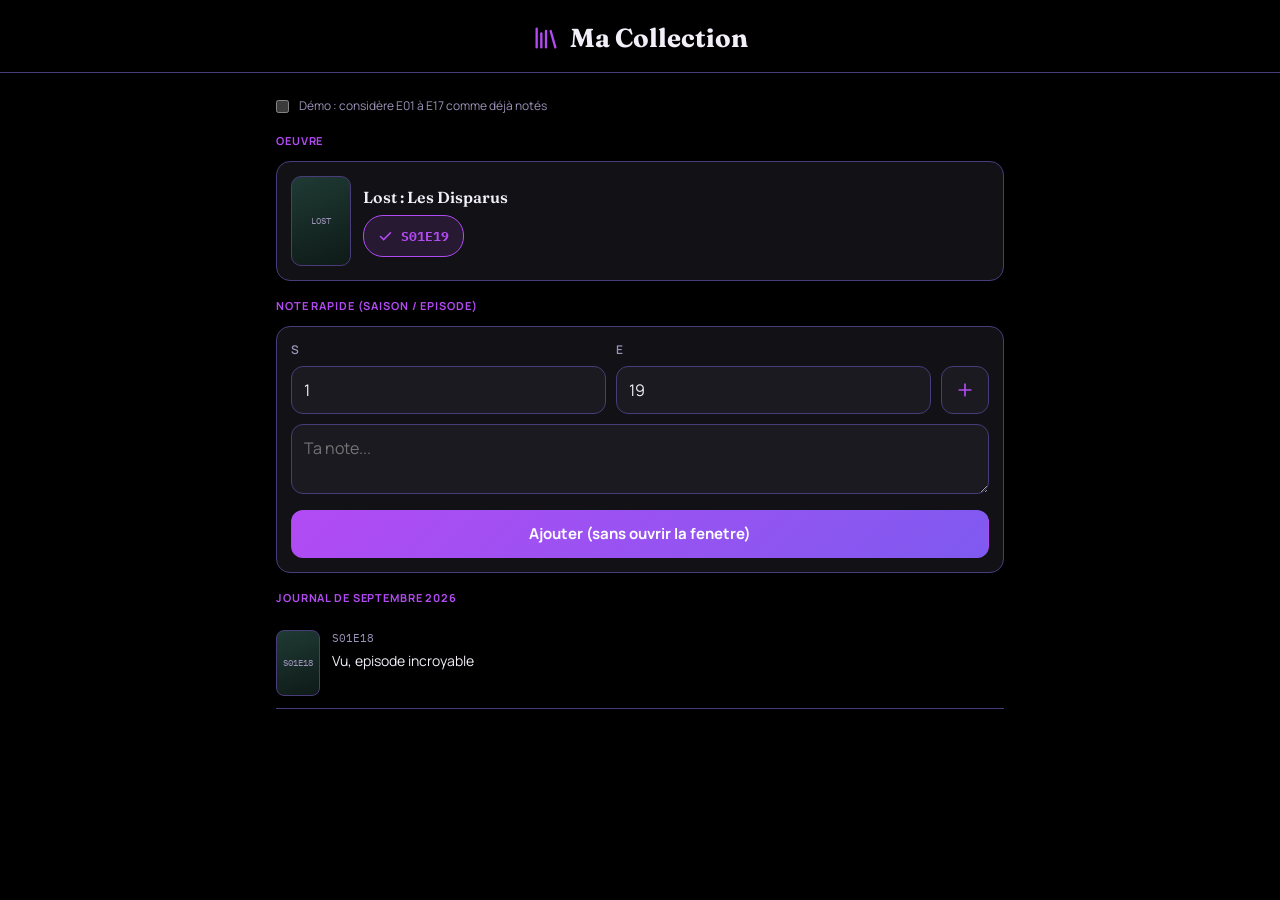
<file: test.html>
<!DOCTYPE html>
<html lang="fr">
<head>
<meta charset="UTF-8">
<meta name="viewport" content="width=device-width, initial-scale=1, viewport-fit=cover">
<meta name="color-scheme" content="dark">
<title>Apercu - bouton prochain episode</title>
<link rel="preconnect" href="https://fonts.googleapis.com">
<link rel="preconnect" href="https://fonts.gstatic.com" crossorigin>
<link href="https://fonts.googleapis.com/css2?family=Manrope:wght@400;500;600;700;800&family=Fraunces:opsz,wght@9..144,500;9..144,600;9..144,700&family=IBM+Plex+Mono:wght@400;500;600&display=swap" rel="stylesheet">
<style>
:root{--bg:#000;--s1:#121216;--s2:#1A1A20;--bd:#4A3B7A;--acc:#B24BF3;--acc2:#7F5AF0;--tx:#F2EFF8;--dim:#9C93B8;--enc:#2CB67D;}
*{box-sizing:border-box;margin:0;padding:0;-webkit-tap-highlight-color:transparent;}
body{background:var(--bg);color:var(--tx);font-family:'Manrope',system-ui,sans-serif;font-size:15px;line-height:1.55;padding-bottom:40px;}
.ic{display:inline-flex;align-items:center;justify-content:center;flex:none;}
.ic svg{width:18px;height:18px;display:block;}
header{position:sticky;top:0;z-index:50;display:flex;align-items:center;justify-content:center;gap:10px;padding:18px 16px 14px;background:rgba(0,0,0,.9);backdrop-filter:blur(12px);border-bottom:1px solid var(--bd);}
header .ic svg{width:28px;height:28px;color:var(--acc);}
header h1{font-family:'Fraunces',serif;font-size:26px;font-weight:700;}
main{padding:24px 16px;max-width:760px;margin:0 auto;}
.label{font-size:11px;font-weight:700;color:var(--acc);text-transform:uppercase;letter-spacing:.08em;margin:0 0 12px;}
.card{background:var(--s1);border:1px solid var(--bd);border-radius:14px;padding:14px;margin-bottom:16px;}
.work{display:flex;gap:12px;align-items:center;}
.work .wp{width:60px;height:90px;border-radius:10px;flex-shrink:0;background:linear-gradient(160deg,#1F3A34,#0E1A17);border:1px solid var(--bd);display:flex;align-items:center;justify-content:center;color:var(--dim);font-family:'IBM Plex Mono',monospace;font-size:9px;}
.work .wi{flex:1;min-width:0;}
.work .wt{font-family:'Fraunces',serif;font-size:16px;font-weight:600;margin-bottom:6px;}
.next-btn{display:inline-flex;align-items:center;gap:8px;padding:9px 14px;min-height:42px;border-radius:20px;font-size:13px;font-weight:700;border:1px solid var(--acc);background:rgba(178,75,243,.12);color:var(--acc);cursor:pointer;font-family:'IBM Plex Mono',monospace;}
.next-btn .ic svg{width:15px;height:15px;}
.row{display:flex;gap:10px;margin-bottom:10px;align-items:flex-end;}
.row label{flex:1;font-size:12px;font-weight:600;color:var(--dim);display:flex;flex-direction:column;gap:6px;}
input,textarea{background:var(--s2);border:1px solid var(--bd);color:var(--tx);border-radius:12px;padding:12px;font-family:inherit;font-size:16px;width:100%;outline:none;}
input:focus,textarea:focus{border-color:var(--acc);}
button{font-family:inherit;font-size:15px;font-weight:600;color:var(--tx);background:var(--s2);border:1px solid var(--bd);border-radius:12px;padding:12px 16px;cursor:pointer;min-height:48px;display:inline-flex;align-items:center;justify-content:center;gap:8px;}
button.primary{background:linear-gradient(135deg,var(--acc),var(--acc2));border-color:transparent;color:#fff;font-weight:700;}
button.wide{width:100%;}
.plus-btn{width:48px;min-width:48px;height:48px;min-height:48px;padding:0;border-radius:12px;border:1px solid var(--bd);background:var(--s2);color:var(--acc);cursor:pointer;display:flex;align-items:center;justify-content:center;}
.plus-btn .ic svg{width:20px;height:20px;}
.feed{margin-top:8px;}
.jentry{display:flex;gap:12px;padding:12px 0;border-bottom:1px solid var(--bd);align-items:flex-start;}
.jentry .jp{width:44px;height:66px;border-radius:8px;flex-shrink:0;background:linear-gradient(160deg,#1F3A34,#0E1A17);border:1px solid var(--bd);display:flex;align-items:center;justify-content:center;color:var(--dim);font-family:'IBM Plex Mono',monospace;font-size:9px;}
.jentry .jc{flex:1;min-width:0;}
.jentry .jt{font-size:11px;color:var(--dim);font-family:'IBM Plex Mono',monospace;margin-bottom:3px;}
.jentry .jx{font-size:14px;}
.more{color:var(--dim);font-size:11px;text-align:center;padding:8px 0;}
.demo{display:flex;align-items:center;gap:10px;font-size:12px;color:var(--dim);margin-bottom:16px;cursor:pointer;}
.demo input{width:auto;}
.overlay{position:fixed;inset:0;background:rgba(0,0,0,.82);backdrop-filter:blur(6px);display:none;align-items:flex-end;justify-content:center;z-index:200;}
.overlay.on{display:flex;}
.sheet{width:100%;max-width:560px;max-height:86vh;display:flex;flex-direction:column;background:var(--s2);border:1px solid var(--bd);border-bottom:none;border-radius:18px 18px 0 0;padding:14px 16px calc(14px + env(safe-area-inset-bottom));}
.m-head{display:flex;align-items:center;gap:10px;padding-bottom:12px;border-bottom:1px solid var(--bd);}
.m-head h3{font-family:'Fraunces',serif;font-size:17px;color:var(--acc);flex:1;text-align:center;}
.back-btn{background:none;border:none;padding:8px;width:36px;height:36px;min-height:0;cursor:pointer;border-radius:50%;display:flex;align-items:center;justify-content:center;}
.back-btn .ic svg{width:22px;height:22px;color:var(--tx);}
.m-body{overflow-y:auto;flex:1;padding-top:14px;}
.chips{display:flex;flex-wrap:wrap;gap:8px;margin-bottom:16px;}
.chip{padding:8px 14px;min-height:38px;border-radius:20px;font-size:12px;font-weight:600;border:1px solid var(--bd);background:var(--s1);color:var(--dim);cursor:pointer;display:inline-flex;align-items:center;gap:6px;}
.chip.on{background:linear-gradient(135deg,var(--acc),var(--acc2));color:#fff;border-color:transparent;}
.sect{font-size:12px;font-weight:700;color:var(--dim);text-transform:uppercase;letter-spacing:.05em;margin:14px 0 8px;}
.eplist{max-height:170px;overflow-y:auto;border:1px solid var(--bd);border-radius:12px;background:var(--s1);}
.eprow{display:flex;align-items:center;gap:10px;padding:11px 12px;border-bottom:1px solid var(--bd);cursor:pointer;font-family:'IBM Plex Mono',monospace;font-size:13px;}
.eprow:last-child{border-bottom:none;}
.eprow .box{width:22px;height:22px;border-radius:6px;border:1px solid var(--bd);background:var(--s2);display:flex;align-items:center;justify-content:center;flex-shrink:0;}
.eprow.on .box{background:var(--acc);border-color:var(--acc);}
.eprow .box svg{display:none;width:14px;height:14px;color:#fff;}
.eprow.on .box svg{display:block;}
.eprow.cur{background:rgba(178,75,243,.12);color:var(--acc);font-weight:700;}
.eprow.cur .tagcur{margin-left:auto;font-size:10px;font-weight:700;color:var(--enc);}
.count{font-size:12px;color:var(--dim);text-align:center;margin:12px 0 4px;}
.m-foot{display:flex;gap:8px;padding-top:14px;border-top:1px solid var(--bd);}
.m-foot button{flex:1;}
.toast{position:fixed;bottom:24px;left:50%;transform:translateX(-50%);background:var(--s2);border:1px solid var(--acc);padding:10px 18px;border-radius:20px;font-size:12.5px;font-weight:600;opacity:0;transition:opacity .25s;pointer-events:none;z-index:500;}
.toast.show{opacity:1;}
</style>
</head>
<body>
<header>
<span class="ic"><svg viewBox="0 0 24 24" fill="none" stroke="currentColor" stroke-width="2" stroke-linecap="round"><path d="m16 6 4 14"/><path d="M12 6v14"/><path d="M8 8v12"/><path d="M4 4v16"/></svg></span>
<h1>Ma Collection</h1>
</header>
<main>

<label class="demo"><input type="checkbox" id="demo-all"> Démo : considère E01 à E17 comme déjà notés</label>

<div class="label">Oeuvre</div>
<div class="card work">
<div class="wp">LOST</div>
<div class="wi">
<div class="wt">Lost : Les Disparus</div>
<button class="next-btn" id="next-btn"><span class="ic"><svg viewBox="0 0 24 24" fill="none" stroke="currentColor" stroke-width="2.5" stroke-linecap="round"><polyline points="20 6 9 17 4 12"/></svg></span><span id="next-label">S01E19</span></button>
</div>
</div>

<div class="label">Note rapide (saison / episode)</div>
<div class="card">
<div class="row">
<label>S<input type="number" id="in-s" value="1" min="0"></label>
<label>E<input type="number" id="in-e" value="19" min="0"></label>
<button class="plus-btn" id="btn-plus" title="Episodes autour"><span class="ic"><svg viewBox="0 0 24 24" fill="none" stroke="currentColor" stroke-width="2" stroke-linecap="round"><path d="M5 12h14"/><path d="M12 5v14"/></svg></span></button>
</div>
<textarea id="in-text" rows="2" placeholder="Ta note..."></textarea>
<button class="primary wide" id="btn-add" style="margin-top:10px;">Ajouter (sans ouvrir la fenetre)</button>
</div>

<div class="label">Journal de septembre 2026</div>
<div class="feed" id="feed"></div>
</main>

<div class="overlay" id="ov">
<div class="sheet">
<div class="m-head">
<button class="back-btn" id="ep-back"><span class="ic"><svg viewBox="0 0 24 24" fill="none" stroke="currentColor" stroke-width="2" stroke-linecap="round"><polyline points="15 18 9 12 15 6"/></svg></span></button>
<h3 id="ep-title">Episodes autour</h3>
<div style="width:36px;"></div>
</div>
<div class="m-body">
<div class="chips" id="presets">
<div class="chip" data-p="none">Aucun</div>
<div class="chip" data-p="before">Tout avant</div>
<div class="chip" data-p="after1">1 apres</div>
<div class="chip" data-p="after3">3 apres</div>
<div class="chip" data-p="afterall">Tout apres</div>
</div>
<div id="wrap-before">
<div class="sect">Avant (manquants)</div>
<div class="eplist" id="list-before"></div>
</div>
<div class="sect">En cours</div>
<div class="eplist"><div class="eprow cur"><span class="box"><svg viewBox="0 0 24 24" fill="none" stroke="currentColor" stroke-width="3" stroke-linecap="round"><polyline points="20 6 9 17 4 12"/></svg></span><span id="cur-label"></span><span class="tagcur">AJOUTE</span></div></div>
<div class="sect">Apres (optionnel)</div>
<div class="eplist" id="list-after"></div>
<div class="count" id="count"></div>
</div>
<div class="m-foot">
<button id="ep-cancel">Annuler</button>
<button class="primary" id="ep-ok"><span class="ic"><svg viewBox="0 0 24 24" fill="none" stroke="currentColor" stroke-width="2.5" stroke-linecap="round"><polyline points="20 6 9 17 4 12"/></svg></span>Confirmer</button>
</div>
</div>
</div>

<div class="toast" id="toast"></div>

<script>
var TOTAL=24;
var noted={18:"Vu, episode incroyable"};
var texts={};
var sel={before:{},after:{}};
var center=19;
function pad(n){return String(n).padStart(2,"0");}
function lab(e){return "S01E"+pad(e);}
function toast(m){var t=document.getElementById("toast");t.textContent=m;t.classList.add("show");setTimeout(function(){t.classList.remove("show");},2000);}
function notedSet(){var s={};for(var k in noted)s[k]=1;if(document.getElementById("demo-all").checked){for(var e=1;e<=17;e++)s[e]=1;}return s;}
function nextEp(){var s=notedSet();var mx=0;for(var k in s){if(+k>mx)mx=+k;}return Math.min(TOTAL,mx+1);}
function renderWork(){var n=nextEp();document.getElementById("next-label").textContent=lab(n);}
function renderFeed(){
var s=notedSet();var eps=Object.keys(s).map(Number).sort(function(a,b){return a-b;});
var f=document.getElementById("feed");f.innerHTML="";
var shown=eps.slice(-8);
if(eps.length>shown.length){var m=document.createElement("div");m.className="more";m.textContent="+"+(eps.length-shown.length)+" plus anciennes";f.appendChild(m);}
shown.forEach(function(e){
var d=document.createElement("div");d.className="jentry";
d.innerHTML='<div class="jp">'+lab(e)+'</div><div class="jc"><div class="jt">'+lab(e)+'</div><div class="jx">'+(noted[e]||texts[e]||"Vu")+'</div></div>';
f.appendChild(d);
});
if(!eps.length){f.innerHTML='<div class="more">Aucune entree.</div>';}
renderWork();
}
function countSel(){var n=0;for(var k in sel.before){if(sel.before[k])n++;}for(var k2 in sel.after){if(sel.after[k2])n++;}return n;}
function buildLists(){
var s=notedSet();
var wb=document.getElementById("wrap-before");var lb=document.getElementById("list-before");lb.innerHTML="";
var missing=[];for(var e=1;e<center;e++){if(!s[e])missing.push(e);}
if(missing.length===0){wb.style.display="none";}
else{wb.style.display="";missing.forEach(function(e){
var r=document.createElement("div");r.className="eprow"+(sel.before[e]?" on":"");
r.innerHTML='<span class="box"><svg viewBox="0 0 24 24" fill="none" stroke="currentColor" stroke-width="3" stroke-linecap="round"><polyline points="20 6 9 17 4 12"/></svg></span><span>'+lab(e)+'</span>';
r.addEventListener("click",function(){sel.before[e]=!sel.before[e];buildLists();});
lb.appendChild(r);});}
var la=document.getElementById("list-after");la.innerHTML="";
for(var e2=center+1;e2<=TOTAL;e2++){
(function(e2){
var r=document.createElement("div");r.className="eprow"+(sel.after[e2]?" on":"");
r.innerHTML='<span class="box"><svg viewBox="0 0 24 24" fill="none" stroke="currentColor" stroke-width="3" stroke-linecap="round"><polyline points="20 6 9 17 4 12"/></svg></span><span>'+lab(e2)+'</span>';
r.addEventListener("click",function(){sel.after[e2]=!sel.after[e2];buildLists();});
la.appendChild(r);
})(e2);
}
var n=countSel();
document.getElementById("count").textContent=n+" episode"+(n>1?"s":"")+" supplementaire"+(n>1?"s":"");
}
function openWindow(c){
center=c;sel={before:{},after:{}};
document.querySelectorAll("#presets .chip").forEach(function(x){x.classList.remove("on");});
document.getElementById("ep-title").textContent="Episodes autour de "+lab(center);
document.getElementById("cur-label").textContent=lab(center);
buildLists();
document.getElementById("ov").classList.add("on");
}
function closeOv(){document.getElementById("ov").classList.remove("on");}
document.getElementById("next-btn").addEventListener("click",function(){openWindow(nextEp());});
document.getElementById("btn-plus").addEventListener("click",function(){openWindow(parseInt(document.getElementById("in-e").value||"1",10));});
document.getElementById("btn-add").addEventListener("click",function(){
var e=parseInt(document.getElementById("in-e").value||"1",10);
var t=document.getElementById("in-text").value.trim()||"Vu";
noted[e]=t;texts[e]=t;
renderFeed();toast(lab(e)+" ajoute (fenetre non ouverte)");
});
document.querySelectorAll("#presets .chip").forEach(function(c){
c.addEventListener("click",function(){
document.querySelectorAll("#presets .chip").forEach(function(x){x.classList.remove("on");});
c.classList.add("on");sel={before:{},after:{}};
var p=c.dataset.p;
if(p==="before"){for(var e=1;e<center;e++)sel.before[e]=true;}
if(p==="after1"){sel.after[center+1]=true;}
if(p==="after3"){for(var e2=center+1;e2<=Math.min(TOTAL,center+3);e2++)sel.after[e2]=true;}
if(p==="afterall"){for(var e3=center+1;e3<=TOTAL;e3++)sel.after[e3]=true;}
buildLists();
});
});
document.getElementById("ep-back").addEventListener("click",closeOv);
document.getElementById("ep-cancel").addEventListener("click",closeOv);
document.getElementById("ep-ok").addEventListener("click",function(){
var t=document.getElementById("in-text").value.trim()||"Vu";
noted[center]=t;texts[center]=t;
for(var e in sel.before){if(sel.before[e]){noted[e]=texts[e]||"Vu";}}
for(var e2 in sel.after){if(sel.after[e2]){noted[e2]=texts[e2]||"Vu";}}
closeOv();renderFeed();toast("Enregistre");
});
document.getElementById("demo-all").addEventListener("change",function(){renderFeed();});
renderFeed();
</script>
</body>
</html>
</file>
<file: css/style.css>
:root{--bg:#000;--s1:#121216;--s2:#1A1A20;--s3:#20202a;--bd:#4A3B7A;--acc:#B24BF3;--acc2:#7F5AF0;--accr:178,75,243;--fav:#FF5DA2;--enc:#2CB67D;--voir:#F2E527;--tx:#F2EFF8;--dim:#B4AAC9;--r:14px;--gap:16px;--gap-in:12px;--head-h:76px;--jhead-h:0px;--fs:'Manrope',system-ui,-apple-system,'Segoe UI',Roboto,sans-serif;--ft:'Fraunces',Georgia,serif;--fm:'IBM Plex Mono',ui-monospace,Menlo,monospace}
*{box-sizing:border-box;margin:0;padding:0;-webkit-tap-highlight-color:transparent}
html{color-scheme:dark}
body{background:var(--bg);color:var(--tx);font-family:var(--fs);font-size:16px;font-weight:500;line-height:1.6;-webkit-font-smoothing:antialiased;min-height:100dvh;padding-bottom:calc(78px + env(safe-area-inset-bottom));overflow-x:hidden}
body[data-fs="s"]{font-size:14.5px}body[data-fs="l"]{font-size:17.5px}body[data-hc="1"]{--tx:#fff;--dim:#e2ddf0}
body[data-anim="off"] *{animation:none!important;transition:none!important}
@media(prefers-reduced-motion:reduce){*{animation:none!important;transition:none!important}}
h1,h2,h3,summary{font-family:var(--ft);font-weight:600;letter-spacing:-.01em}.mono{font-family:var(--fm)}.hidden{display:none!important}
.ic{display:inline-flex;align-items:center;justify-content:center;flex:none}.ic svg{width:18px;height:18px;display:block}
:focus-visible,button:focus-visible,input:focus-visible,textarea:focus-visible,select:focus-visible{outline:2px solid var(--acc);outline-offset:2px}
::-webkit-scrollbar{width:6px;height:6px}::-webkit-scrollbar-thumb{background:var(--acc);border-radius:3px}::-webkit-scrollbar-track{background:transparent}
header{position:sticky;top:0;z-index:50;display:flex;align-items:center;justify-content:center;gap:10px;padding:calc(18px + env(safe-area-inset-top)) 16px 16px;background:rgba(0,0,0,.94);backdrop-filter:blur(12px);-webkit-backdrop-filter:blur(12px);border-bottom:1px solid var(--bd)}header .ic svg{width:28px;height:28px;color:var(--acc)}header h1{font-size:clamp(24px,6.5vw,30px);font-weight:700}
main{padding:24px 16px 36px;max-width:480px;margin:0 auto}.view{display:none}.view.active{display:block;animation:fade .2s both}@keyframes fade{from{opacity:0;transform:translateY(6px)}to{opacity:1;transform:none}}
.box{background:var(--s1);border:1px solid var(--bd);border-radius:16px;padding:18px;margin-bottom:var(--gap)}
.field{background:transparent;border:none;border-radius:0;padding:0;margin-bottom:18px}.field:last-child{margin-bottom:0}.field .chips:last-child,.field .form-row:last-child,.field .adv-grid:last-child,.field .radio-list:last-child,.field .search-links:last-child,.field .poster-row:last-child{margin-bottom:0}
.flabel{display:block;font-size:12px;font-weight:700;color:var(--dim);text-transform:uppercase;letter-spacing:.06em;margin-bottom:10px}
.sec-head{font-family:var(--ft);font-size:20px;font-weight:600;margin:6px 0 var(--gap);display:flex;align-items:center;gap:10px}.sec-head .ic svg{width:22px;height:22px;color:var(--acc)}
.sec-title{font-size:12px;font-weight:700;color:var(--acc);text-transform:uppercase;letter-spacing:.06em;margin:22px 0 var(--gap-in)}
.jhead{position:sticky;top:var(--head-h);z-index:40;background:var(--bg);display:flex;align-items:center;gap:10px;padding:8px 0;margin-bottom:var(--gap-in)}.jhead .jtitle{flex:1;min-width:0;text-align:left;font-family:var(--ft);font-size:20px;font-weight:600;color:var(--acc);overflow:hidden;text-overflow:ellipsis;white-space:nowrap}
.sec-head.sticky{position:sticky;top:calc(var(--head-h) + var(--jhead-h));z-index:39;background:var(--bg);margin:0 0 var(--gap-in);padding:12px 0 8px;border-top:1px solid var(--bd)}
.row2{display:flex;gap:var(--gap-in);align-items:flex-end}.row2 label{flex:1;font-size:12px;font-weight:600;color:var(--dim);display:flex;flex-direction:column;gap:8px;min-width:0}
input,select,textarea{background:var(--s2);border:1px solid var(--bd);color:var(--tx);border-radius:var(--r);padding:14px;font-family:var(--fs);font-size:16px;font-weight:500;width:100%;min-width:0}input:focus,textarea:focus,select:focus{outline:2px solid var(--acc);outline-offset:-1px;border-color:var(--acc)}textarea{min-height:96px;resize:vertical}
button{font-family:var(--fs);font-size:15px;font-weight:600;color:var(--tx);background:var(--s2);border:1px solid var(--bd);border-radius:var(--r);padding:14px 16px;cursor:pointer;min-height:52px;display:inline-flex;align-items:center;justify-content:center;gap:8px;transition:border-color .15s,background .15s,transform .1s}button:active{transform:translateY(1px)}button:hover{border-color:var(--acc)}button:disabled{opacity:.35;cursor:not-allowed}
button.primary{background:linear-gradient(135deg,var(--acc),var(--acc2));border-color:transparent;color:#fff;font-weight:700;box-shadow:0 4px 14px rgba(var(--accr),.28)}button.wide{width:100%}button.icon{padding:0;width:52px}
.sq-btn{background:var(--s2);border:1px solid var(--bd);border-radius:var(--r);width:54px;min-width:54px;height:54px;min-height:54px;display:flex;align-items:center;justify-content:center;cursor:pointer;color:var(--tx);flex-shrink:0;padding:0}.sq-btn .ic svg{width:20px;height:20px}.sq-btn:hover{border-color:var(--acc);color:var(--acc)}.sq-btn:disabled{opacity:.35;cursor:not-allowed}
.rnd-btn{background:var(--s2);border:1px solid var(--bd);border-radius:var(--r);width:46px;height:46px;min-height:46px;padding:0;display:flex;align-items:center;justify-content:center;cursor:pointer;color:var(--tx);flex-shrink:0}.rnd-btn:hover{border-color:var(--acc)}.rnd-btn .ic svg{width:20px;height:20px}.rnd-btn.pen{color:var(--acc)}
#journal-cal-btn,#journal-today-btn{width:54px;height:54px;min-width:54px;min-height:54px;border-radius:var(--r);background:var(--s2);border:1px solid var(--bd);color:var(--tx);display:flex;align-items:center;justify-content:center;padding:0;cursor:pointer;flex-shrink:0}#journal-cal-btn:hover,#journal-today-btn:hover{border-color:var(--acc);color:var(--acc)}#journal-cal-btn .ic svg,#journal-today-btn .ic svg{width:20px;height:20px}
.poster-row{display:flex;align-items:center;gap:var(--gap-in)}.poster-row>img{width:60px;height:90px;object-fit:cover;border-radius:12px;border:1px solid var(--bd);cursor:pointer;flex:none}.poster-btns{margin-left:auto;display:flex;gap:10px}.poster-btn{display:inline-flex;align-items:center;gap:6px;padding:10px 14px;min-height:44px;border-radius:22px;border:1px solid var(--acc);background:rgba(var(--accr),.12);color:var(--acc);font-size:13px;font-weight:700;cursor:pointer;font-family:var(--fs)}.poster-btn .ic svg{width:15px;height:15px}
.sbar{display:flex;gap:10px;margin-bottom:var(--gap)}.sbar input{flex:1;padding:16px;min-height:54px}
.type-dropdown{position:relative;margin-bottom:var(--gap)}.type-dropdown-btn{display:flex;align-items:center;gap:10px;padding:14px 16px;background:var(--s2);border:1px solid var(--bd);border-radius:var(--r);cursor:pointer;width:100%;text-align:left;font-size:16px;font-weight:600;color:var(--tx);min-height:52px}.type-dropdown-btn .ic{color:var(--acc)}.type-dropdown-btn .chev{margin-left:auto;color:var(--dim);transition:transform .2s}.type-dropdown-btn.open .chev{transform:rotate(180deg)}
.type-dropdown-list{position:absolute;top:calc(100% + 8px);left:0;right:0;background:var(--s2);border:1px solid var(--bd);border-radius:var(--r);padding:8px;z-index:60;display:none;max-height:340px;overflow-y:auto;box-shadow:0 10px 30px rgba(0,0,0,.6)}.type-dropdown-list.open{display:block}.type-dropdown-item{display:flex;align-items:center;gap:12px;padding:14px;border-radius:12px;cursor:pointer;font-size:15px;font-weight:500;color:var(--tx);min-height:50px}.type-dropdown-item:hover{background:rgba(var(--accr),.1)}.type-dropdown-item.active{background:rgba(var(--accr),.15);color:var(--acc);font-weight:600}.type-dropdown-item .ic svg{width:18px;height:18px}.type-dropdown-item .tname{flex:1;min-width:0;overflow:hidden;text-overflow:ellipsis;white-space:nowrap}.type-dropdown-item .tdel{background:none;border:none;padding:8px;width:38px;height:38px;min-height:0;flex-shrink:0;display:flex;align-items:center;justify-content:center;cursor:pointer;border-radius:10px}.type-dropdown-item .tdel .ic svg{width:15px;height:15px;color:var(--dim)}.type-dropdown-item .tdel:hover .ic svg{color:var(--fav)}.type-sep{height:1px;background:var(--bd);margin:8px 4px}
.chips{display:flex;flex-wrap:wrap;gap:var(--gap-in);margin-bottom:var(--gap)}.chip{padding:12px 18px;min-height:46px;border-radius:24px;font-size:14px;font-weight:600;border:1px solid var(--bd);background:var(--s1);color:var(--dim);cursor:pointer;display:inline-flex;align-items:center;gap:8px}.chip .ic svg{width:16px;height:16px}.chip.on{background:linear-gradient(135deg,var(--acc),var(--acc2));color:#fff;border-color:transparent}
.tools{display:flex;gap:var(--gap-in);align-items:center;flex-wrap:wrap;margin-bottom:var(--gap)}.status{font-size:13px;color:var(--dim);margin:4px 0 var(--gap);min-height:16px}.status.error{color:var(--fav)}
.result-list{display:flex;flex-direction:column;gap:var(--gap)}.rcard{display:flex;gap:14px;align-items:center;background:var(--s1);border:1px solid var(--bd);border-radius:var(--r);padding:12px;cursor:pointer}.rcard:hover{border-color:var(--acc)}.rcard .rp{width:54px;height:81px;object-fit:cover;border-radius:10px;flex-shrink:0;background:var(--s2)}.rcard .ri{flex:1;min-width:0}.rcard .rt{font-family:var(--ft);font-size:16px;font-weight:600;overflow:hidden;text-overflow:ellipsis;white-space:nowrap;margin-bottom:3px}.rcard .rm{font-size:12px;color:var(--dim)}
.new-entry{display:flex;gap:14px;align-items:center;background:var(--s1);border:1px dashed var(--acc);border-radius:var(--r);padding:12px;cursor:pointer}.new-entry:hover{background:rgba(var(--accr),.08)}.new-entry .ne-art{width:54px;height:81px;border-radius:10px;background:var(--s2);border:1px solid var(--bd);display:flex;align-items:center;justify-content:center;color:var(--acc);flex-shrink:0}.new-entry .ne-art .ic svg{width:24px;height:24px}.new-entry .ne-ri{flex:1;min-width:0}.new-entry .ne-label{font-family:var(--ft);font-size:16px;font-weight:600}.new-entry .ne-sub{font-size:12px;color:var(--dim);margin-top:3px}
.grid{display:grid;grid-template-columns:repeat(4,minmax(0,1fr));gap:10px;margin-bottom:var(--gap)}.grid-cell{min-width:0;cursor:pointer}.grid-cell .title{font-size:12px;font-weight:600;margin-top:8px;overflow:hidden;text-overflow:ellipsis;white-space:nowrap}.grid-cell .meta{font-size:10px;color:var(--dim);margin-top:3px;overflow:hidden;text-overflow:ellipsis;white-space:nowrap}
.poster{position:relative;width:100%;padding-top:150%;border-radius:12px;overflow:hidden;background:var(--s2);border:1px solid var(--bd)}.poster.n-voir{border-color:rgba(242,229,39,.45)}.poster.n-enc{border-color:rgba(44,182,125,.45)}.poster.n-fini{border-color:var(--bd)}.poster.has-note{border-width:2px}.poster img,.poster .art{position:absolute;inset:0;width:100%;height:100%;object-fit:cover;border-radius:12px;background:var(--s2);cursor:pointer}.poster .pnote{position:absolute;bottom:6px;left:6px;padding:3px 7px;border-radius:8px;font-family:var(--fm);font-size:10px;font-weight:700;z-index:2}.poster .pp{position:absolute;bottom:6px;right:6px;font-family:var(--fm);font-size:9px;font-weight:700;color:#fff;background:rgba(0,0,0,.72);border:1px solid var(--bd);border-radius:8px;padding:2px 6px;z-index:2;max-width:calc(100% - 58px);overflow:hidden;text-overflow:ellipsis;white-space:nowrap}.poster .pstat{position:absolute;top:6px;right:6px;width:22px;height:22px;border-radius:50%;background:rgba(0,0,0,.85);display:flex;align-items:center;justify-content:center;z-index:2}.poster .pstat svg{width:11px;height:11px;color:var(--acc)}.poster .pheart{position:absolute;top:6px;left:6px;width:22px;height:22px;border-radius:50%;background:rgba(0,0,0,.78);display:flex;align-items:center;justify-content:center;color:var(--fav);z-index:2}.poster .pheart svg{width:12px;height:12px;fill:currentColor}.poster .zoom-btn{position:absolute;bottom:6px;right:6px;background:rgba(0,0,0,.82);border:1px solid var(--bd);border-radius:10px;padding:5px 9px;font-size:11px;font-weight:600;color:var(--acc);cursor:pointer;display:flex;align-items:center;gap:4px;z-index:4}.poster .zoom-btn .ic svg{width:12px;height:12px}
.mini{flex:0 0 92px;min-width:0;cursor:pointer}.mini .t{font-size:12px;font-weight:600;margin-top:7px;overflow:hidden;text-overflow:ellipsis;white-space:nowrap}.mini .s{font-size:11px;color:var(--dim);overflow:hidden;text-overflow:ellipsis;white-space:nowrap}.mini .poster,.jentry .poster,.hrow .poster{border-color:var(--bd)!important;border-width:1px!important}.mini .poster .pp,.jentry .poster .pp,.hrow .poster .pp,.detail-poster .pp{display:none}.mini .poster .pheart,.jentry .poster .pheart,.hrow .poster .pheart{display:none}
.hrow{display:flex;gap:var(--gap-in);overflow-x:auto;padding-bottom:8px;margin-bottom:var(--gap);-webkit-overflow-scrolling:touch}.hrow::-webkit-scrollbar{height:4px}
.jentry{display:flex;gap:14px;padding:16px 0;border-bottom:1px solid var(--bd);cursor:pointer;align-items:flex-start}.jentry:last-child{border-bottom:none}.jentry .poster{position:relative;width:52px;height:78px;padding-top:0;border-radius:10px;overflow:hidden;background:var(--s2);flex-shrink:0;border:1px solid var(--bd)}.jentry .poster img{position:absolute;inset:0;width:100%;height:100%;object-fit:cover;border-radius:10px}.jentry .content{flex:1;min-width:0}.jentry .time{font-size:12px;color:var(--dim);font-family:var(--fm);margin-bottom:5px}.jentry .text{font-size:15px;line-height:1.55;display:-webkit-box;-webkit-line-clamp:2;-webkit-box-orient:vertical;overflow:hidden;overflow-wrap:anywhere}.jentry .title{font-size:13px;font-weight:600;color:var(--acc);margin-top:5px;overflow:hidden;text-overflow:ellipsis;white-space:nowrap}.jentry .acts{display:flex;flex-direction:column;gap:8px;flex-shrink:0}.jentry .acts button{background:none;border:1px solid var(--bd);padding:0;min-height:0;width:42px;height:42px;display:flex;align-items:center;justify-content:center;cursor:pointer;border-radius:12px}.jentry .acts button .ic svg{width:17px;height:17px;color:var(--dim)}.jentry .acts button:hover{border-color:var(--acc)}.jentry .acts button:hover .ic svg{color:var(--acc)}.jentry .acts button.del:hover{border-color:var(--fav)}.jentry .acts button.del:hover .ic svg{color:var(--fav)}#j-feed{padding-bottom:80px}
.empty{text-align:center;color:var(--dim);padding:44px 0;font-size:14px}.empty .ic{display:flex;margin:0 auto 12px;opacity:.55}.empty .ic svg{width:32px;height:32px}.skel{height:72px;border-radius:var(--r);background:linear-gradient(90deg,var(--s1),var(--s2),var(--s1));background-size:200% 100%;animation:sh 1.2s infinite;margin-bottom:10px}@keyframes sh{0%{background-position:200% 0}100%{background-position:-200% 0}}
.overlay{position:fixed;inset:0;background:rgba(0,0,0,.82);backdrop-filter:blur(6px);display:none;align-items:flex-end;justify-content:center;z-index:200}.overlay.on{display:flex}.overlay.dark{background:rgba(0,0,0,.95);flex-direction:column;align-items:stretch}@media(min-width:600px),(orientation:landscape){.overlay{align-items:center;padding:16px}.sheet,.cal-modal,.filter-panel{border-radius:18px}}
.sheet{width:100%;max-width:480px;max-height:90dvh;display:flex;flex-direction:column;background:var(--s2);border:1px solid var(--bd);border-bottom:none;border-radius:20px 20px 0 0;padding:18px 18px calc(18px + env(safe-area-inset-bottom));overscroll-behavior:contain}.sheet.low{max-height:82dvh}.sheet.reader{max-height:88dvh}
.m-head{display:flex;justify-content:space-between;align-items:center;gap:10px;padding-bottom:14px;border-bottom:1px solid var(--bd);flex-shrink:0}.m-title{font-family:var(--ft);font-size:18px;font-weight:600;color:var(--acc);flex:1;text-align:center;overflow:hidden;text-overflow:ellipsis;white-space:nowrap;min-width:0}.m-spacer{width:46px;flex:none}.m-body{overflow-y:auto;flex:1;padding-top:var(--gap);overscroll-behavior:contain;-webkit-overflow-scrolling:touch}.m-foot{display:flex;gap:10px;padding-top:var(--gap);border-top:1px solid var(--bd);flex-shrink:0}.m-foot button{flex:1}.sticky-top{position:sticky;top:0;z-index:6;background:var(--s2);padding:0 0 12px;margin:0 0 12px}
.r-sub{font-size:12px;color:var(--dim);padding-top:10px}#r-body{font-size:15px;line-height:1.7;white-space:pre-wrap;overflow-wrap:anywhere;word-break:break-word}#poster-img{flex:1;min-height:0;width:100%;object-fit:contain}.bar{display:flex;gap:10px;padding:14px 0}.bar button{flex:1}
.radio-list{display:flex;flex-direction:column;gap:var(--gap-in);max-height:50vh;overflow-y:auto}.radio-opt{display:flex;align-items:center;gap:12px;padding:14px 16px;background:var(--s1);border:1px solid var(--bd);border-radius:14px;cursor:pointer;font-size:15px;font-weight:600;color:var(--tx);min-height:52px}.radio-opt:hover{border-color:var(--acc)}.radio-opt.sel{border-color:var(--acc);background:rgba(var(--accr),.1)}.radio-opt .dot{width:20px;height:20px;border-radius:50%;border:2px solid var(--bd);flex-shrink:0;display:flex;align-items:center;justify-content:center}.radio-opt.sel .dot{border-color:var(--acc)}.radio-opt.sel .dot::after{content:'';width:10px;height:10px;border-radius:50%;background:var(--acc)}.radio-opt span.lbl{flex:1;min-width:0;overflow:hidden;text-overflow:ellipsis;white-space:nowrap}.ml-del{margin-left:auto;width:40px;height:40px;min-width:40px;border-radius:12px}.ml-del .ic svg{width:16px;height:16px}.ml-del:hover .ic svg{color:var(--fav)}
.filter-panel{width:100%;max-width:480px;max-height:84dvh;display:flex;flex-direction:column;background:var(--s2);border:1px solid var(--bd);border-bottom:none;border-radius:20px 20px 0 0;padding:22px;overflow:hidden}.filter-panel .head{display:flex;justify-content:space-between;align-items:center;gap:10px;margin-bottom:20px;padding-bottom:16px;border-bottom:1px solid var(--bd);flex-shrink:0}.filter-panel .head h3{font-family:var(--ft);font-size:20px;color:var(--acc);flex:1;text-align:center}.apply-btn{background:linear-gradient(135deg,var(--acc),var(--acc2));color:#fff;border:none;padding:10px 18px;border-radius:var(--r);font-weight:700;cursor:pointer;min-height:40px}.filter-panel .fsec{overflow-y:auto;flex:1}.fsec{margin-bottom:24px}.fsec h4{font-size:12px;font-weight:700;color:var(--dim);text-transform:uppercase;letter-spacing:.06em;margin-bottom:var(--gap-in)}.sort-row{display:flex;flex-wrap:wrap;gap:var(--gap-in)}.sort-btn{padding:12px 16px;min-height:46px;border-radius:24px;font-size:14px;font-weight:600;border:1px solid var(--bd);background:var(--s1);color:var(--dim);cursor:pointer;display:inline-flex;align-items:center;gap:6px}.sort-btn .ic svg{width:15px;height:15px}.sort-btn.on{border-color:var(--acc);color:var(--acc);background:rgba(var(--accr),.1)}.factions{display:flex;gap:var(--gap-in);margin-top:8px;padding-top:18px;border-top:1px solid var(--bd);flex-shrink:0}.factions button{flex:1}
.cal-modal{background:var(--s2);border:1px solid var(--bd);border-radius:20px;padding:22px;width:min(94%,440px)}.cal-modal .head{display:flex;justify-content:space-between;align-items:center;gap:10px;margin-bottom:18px}.cal-picker{flex:1;display:flex;gap:8px;justify-content:center;min-width:0}.cal-pick-btn{flex:1;min-width:0;padding:10px 14px;min-height:44px;border-radius:18px;border:1px solid var(--bd);background:var(--s1);color:var(--tx);font-size:14px;font-weight:600;cursor:pointer;display:inline-flex;align-items:center;justify-content:center}.cal-pick-btn:hover{border-color:var(--acc)}.cal-pick-btn.on{border-color:var(--acc);color:var(--acc);background:rgba(var(--accr),.12)}.cal-pick-btn.now{border-color:var(--acc);color:var(--acc);background:rgba(var(--accr),.16)}.cal-pick-btn:disabled{opacity:.25;cursor:not-allowed}.cal-dow{display:grid;grid-template-columns:repeat(7,1fr);gap:8px;margin-bottom:8px}.cal-dow span{font-size:12px;font-weight:700;color:var(--dim);text-align:center}.cal-grid{display:grid;grid-template-columns:repeat(7,1fr);grid-auto-rows:44px;gap:8px}.cal-day{height:44px;background:var(--s1);border:1px solid var(--bd);border-radius:12px;display:flex;align-items:center;justify-content:center;font-size:15px;font-weight:600;color:var(--tx);position:relative;min-width:0;cursor:pointer}.cal-day span{font:inherit}.cal-day:hover{border-color:var(--acc)}.cal-day.empty{background:transparent;border-color:transparent;cursor:default}.cal-day.muted{opacity:.32}.cal-day.today{border-color:var(--acc);color:var(--acc);background:rgba(var(--accr),.10)}.cal-day.sel{opacity:1;background:linear-gradient(135deg,var(--acc),var(--acc2));color:#fff;border-color:transparent}.cal-day.has-entry::after{content:'';position:absolute;bottom:5px;width:5px;height:5px;border-radius:50%;background:var(--acc)}.cal-day.sel.has-entry::after{background:#fff}.month-grid{display:grid;grid-template-columns:repeat(3,1fr);gap:10px}.month-grid .cal-pick-btn{min-height:52px}.year-nav{display:flex;justify-content:center;gap:12px;margin-bottom:14px}.year-grid{display:grid;grid-template-columns:repeat(4,1fr);gap:10px}.year-grid .cal-pick-btn{min-height:48px;font-family:var(--fm)}
.toast{position:fixed;bottom:calc(88px + env(safe-area-inset-bottom));left:50%;transform:translateX(-50%);background:var(--s2);border:1px solid var(--acc);padding:12px 20px;border-radius:22px;font-size:13px;font-weight:600;opacity:0;transition:opacity .25s;pointer-events:none;z-index:9999;max-width:88%;text-align:center}.toast.show{opacity:1}
.backup-banner{display:flex;align-items:center;gap:10px;background:rgba(var(--accr),.12);border:1px solid var(--acc);border-radius:14px;padding:12px 14px;margin-bottom:var(--gap);font-size:13px;color:var(--tx)}.backup-banner .ic svg{width:18px;height:18px;color:var(--acc);flex:none}.backup-banner>span{flex:1;min-width:0}.backup-banner button{min-height:40px;padding:8px 14px;font-size:13px}.backup-banner .bb-close{background:none;border:none;width:34px;height:34px;min-height:0;padding:0;flex:none}
.fab-note{position:fixed;right:16px;bottom:calc(78px + env(safe-area-inset-bottom) + 12px);width:56px;height:56px;border-radius:50%;background:linear-gradient(135deg,var(--acc),var(--acc2));border:none;color:#fff;z-index:150;display:flex;align-items:center;justify-content:center;box-shadow:0 6px 18px rgba(var(--accr),.35);cursor:pointer}.fab-note.hidden{display:none}.fab-note .ic svg{width:24px;height:24px}
.opt-grid{display:grid;grid-template-columns:repeat(2,1fr);gap:var(--gap-in)}.opt-btn{background:var(--s1);border:1px solid var(--bd);border-radius:16px;padding:20px 12px;cursor:pointer;display:flex;flex-direction:column;align-items:center;gap:10px;min-height:100px;justify-content:center}.opt-btn:hover{border-color:var(--acc)}.opt-btn .ic svg{width:28px;height:28px;color:var(--acc)}.opt-btn span{font-size:13px;font-weight:600;color:var(--dim)}
.pill-sel{display:flex;flex-wrap:wrap;gap:8px;background:var(--s2);border:1px solid var(--bd);border-radius:18px;padding:8px;margin-bottom:14px}.pill-sel button{padding:8px 14px;background:transparent;border:none;color:var(--dim);font-size:13px;font-weight:600;border-radius:14px;cursor:pointer;min-height:40px}.pill-sel button.on{background:var(--acc);color:#fff}
.swatch-row{display:flex;flex-wrap:wrap;gap:var(--gap-in);margin-bottom:14px}.swatch{width:48px;height:48px;border-radius:14px;border:2px solid var(--bd);cursor:pointer;position:relative}.swatch.on{border-color:#fff;box-shadow:0 0 0 2px var(--acc)}.swatch .ck{position:absolute;inset:0;display:none;align-items:center;justify-content:center;color:#fff}.swatch.on .ck{display:flex}.swatch .ck svg{width:20px;height:20px;filter:drop-shadow(0 1px 2px rgba(0,0,0,.6))}
nav.tabbar{position:fixed;bottom:0;left:0;right:0;display:flex;background:var(--s1);border-top:1px solid var(--bd);padding:8px 8px calc(8px + env(safe-area-inset-bottom));z-index:100}nav.tabbar button{flex:1;min-width:0;background:none;border:none;color:var(--dim);font-size:11px;font-weight:600;padding:8px 4px;border-radius:10px;flex-direction:column;gap:4px;min-height:0;cursor:pointer;position:relative}nav.tabbar button.active{color:var(--acc);background:rgba(var(--accr),.12)}nav.tabbar button .ic svg{width:20px;height:20px}nav.tabbar button span:last-child{overflow:hidden;text-overflow:ellipsis;white-space:nowrap;max-width:100%}.badge-dot{position:absolute;top:4px;right:calc(50% - 16px);width:8px;height:8px;border-radius:50%;background:var(--acc);box-shadow:0 0 6px var(--acc)}
.seg{display:inline-flex;background:var(--s1);border:1px solid var(--bd);border-radius:22px;padding:4px}.seg button{min-height:34px;padding:6px 16px;border:none;background:transparent;border-radius:18px;font-size:13px;font-weight:600;color:var(--dim);cursor:pointer}.seg button.on{background:var(--acc);color:#fff}
.note-grid{display:grid;grid-template-columns:repeat(5,1fr);gap:10px}.note-btn{padding:14px;font-size:17px;font-weight:700;border:1px solid var(--bd);background:var(--s2);color:var(--tx);border-radius:12px;cursor:pointer;min-height:52px}.note-btn:hover{border-color:var(--acc)}.note-btn.sel{box-shadow:0 0 0 2px var(--acc)}.heart-row{display:flex;justify-content:center;margin-top:14px}.heart-btn{position:relative;width:52px;height:52px;border-radius:50%;border:1px solid var(--bd);background:var(--s2);color:var(--dim);display:inline-flex;align-items:center;justify-content:center;cursor:pointer;overflow:visible}.heart-btn .ic svg{width:22px;height:22px}.heart-btn:hover{border-color:var(--fav);color:var(--fav)}.heart-btn.on{color:var(--fav);border-color:var(--fav);background:rgba(255,93,162,.12)}.heart-btn.on .ic svg{fill:currentColor}.heart-btn .hb{position:absolute;left:50%;top:50%;width:12px;height:12px;color:var(--fav);pointer-events:none;animation:hburst .75s ease-out forwards}.heart-btn .hb svg{width:12px;height:12px;fill:currentColor}@keyframes hburst{0%{opacity:1;transform:translate(-50%,-50%) scale(.35)}100%{opacity:0;transform:translate(calc(-50% + var(--dx)),calc(-50% + var(--dy))) scale(1.1)}}
.form-row{display:flex;flex-wrap:wrap;gap:10px;margin-bottom:var(--gap)}.adv-grid{display:grid;grid-template-columns:repeat(2,minmax(0,1fr));gap:var(--gap-in);margin-bottom:var(--gap)}
.adv-btn{background:var(--s2);border:1px solid var(--bd);border-radius:var(--r);padding:14px 10px;cursor:pointer;display:flex;flex-direction:column;align-items:center;justify-content:center;gap:8px;min-height:104px;width:100%}.adv-btn:hover{border-color:var(--acc)}.adv-btn.on{border-color:var(--acc);background:rgba(var(--accr),.12)}.adv-btn .ic svg{width:22px;height:22px;color:var(--acc)}.adv-btn .adv-lbl{font-size:13px;font-weight:600;color:var(--dim);max-width:100%;text-align:center;line-height:1.25;display:-webkit-box;-webkit-line-clamp:2;-webkit-box-orient:vertical;overflow:hidden;text-overflow:ellipsis;white-space:normal;overflow-wrap:anywhere}.adv-btn.on .adv-lbl{color:var(--acc);font-weight:700}.form-row .adv-btn{flex:1 1 140px;min-width:0}
.search-links{display:flex;gap:10px;flex-wrap:wrap;align-items:center}.search-links>span{font-size:12px;font-weight:700;color:var(--dim);margin-right:4px}.search-link{padding:10px 14px;background:var(--s2);border:1px solid var(--bd);border-radius:22px;font-size:13px;font-weight:600;color:var(--dim);cursor:pointer;display:inline-flex;align-items:center;gap:6px;text-decoration:none}.search-link:hover{color:var(--acc);border-color:var(--acc)}.search-link .ic svg{width:14px;height:14px}
.mitem{display:flex;align-items:center;gap:12px;padding:16px 4px;min-height:56px;border-bottom:1px solid var(--bd);cursor:pointer;font-size:15px;font-weight:600}.mitem:last-child{border-bottom:none}.mitem .ic svg{width:18px;height:18px;color:var(--acc);flex-shrink:0}.mitem span:last-child{flex:1}.sline{display:flex;justify-content:space-between;gap:10px;padding:11px 0;font-size:14px;border-bottom:1px solid var(--bd)}.sline:last-child{border-bottom:none}.sline b{color:var(--tx);cursor:pointer}
.jrow{display:flex;gap:12px;align-items:flex-start;padding:14px 0;border-bottom:1px solid var(--bd)}.jrow:last-child{border-bottom:none}.jrow .jb{flex:1;min-width:0}.jrow .jt{font-size:12px;color:var(--dim);font-family:var(--fm);margin-bottom:5px}.jrow .jx{font-size:15px}.jrow button{background:none;border:1px solid var(--bd);padding:0;min-height:0;width:42px;height:42px;flex-shrink:0;display:flex;align-items:center;justify-content:center;cursor:pointer;border-radius:12px}.jrow button .ic svg{width:17px;height:17px;color:var(--dim)}.jrow button:hover{border-color:var(--acc)}.jrow button:hover .ic svg{color:var(--acc)}.jrow button:last-child:hover{border-color:var(--fav)}.jrow button:last-child:hover .ic svg{color:var(--fav)}
.season-row{display:flex;flex-wrap:wrap;gap:var(--gap-in);margin-bottom:var(--gap)}.season-pill{padding:12px 18px;min-height:48px;border-radius:24px;font-size:15px;font-weight:700;border:1px solid var(--bd);background:var(--s2);color:var(--dim);cursor:pointer;font-family:var(--fm)}.season-pill:hover{border-color:var(--acc)}.season-pill.on{background:linear-gradient(135deg,var(--acc),var(--acc2));color:#fff;border-color:transparent}.ep-head{display:flex;justify-content:space-between;align-items:center;margin-bottom:var(--gap-in)}.ep-head .st{font-family:var(--ft);font-size:18px;font-weight:600;color:var(--acc)}.ep-head .cnt{font-size:13px;color:var(--dim);font-family:var(--fm)}.ep-grid{display:grid;grid-template-columns:repeat(auto-fill,minmax(56px,1fr));gap:var(--gap-in);margin-bottom:var(--gap)}.ep-cell{aspect-ratio:1;background:var(--s2);border:1px solid var(--bd);border-radius:14px;display:flex;align-items:center;justify-content:center;font-family:var(--fm);font-size:15px;font-weight:600;color:var(--tx);cursor:pointer;position:relative}.ep-cell:hover{border-color:var(--acc)}.ep-cell.seen{background:linear-gradient(135deg,var(--acc),var(--acc2));color:#fff;border-color:transparent}.ep-cell .chk{position:absolute;top:3px;right:3px;width:14px;height:14px;color:#fff}.quick{display:flex;flex-wrap:wrap;gap:var(--gap-in);margin-bottom:var(--gap)}.qbtn{padding:10px 16px;min-height:44px;border-radius:22px;font-size:13px;font-weight:600;border:1px solid var(--bd);background:var(--s2);color:var(--dim);cursor:pointer;display:inline-flex;align-items:center;gap:6px}.qbtn:hover{border-color:var(--acc);color:var(--acc)}.qbtn .ic svg{width:15px;height:15px}
.detail-head{display:flex;gap:18px;margin-bottom:var(--gap)}.detail-poster{position:relative;width:112px;flex-shrink:0}.detail-poster .poster{width:100%}.detail-poster .pnote{font-size:12px;padding:4px 9px}.detail-poster .pstat{width:26px;height:26px}.detail-poster .pstat svg{width:12px;height:12px}.detail-poster .pheart{width:26px;height:26px}.detail-poster .pheart svg{width:14px;height:14px}.next-btn{display:inline-flex;align-items:center;gap:8px;padding:11px 16px;min-height:46px;border-radius:22px;font-size:14px;font-weight:700;border:1px solid var(--acc);background:rgba(var(--accr),.12);color:var(--acc);cursor:pointer;font-family:var(--fm)}.next-btn .ic svg{width:15px;height:15px}.tagline{display:flex;flex-wrap:wrap;gap:8px;margin-bottom:12px}.tag{background:var(--s2);border:1px solid var(--bd);padding:4px 11px;border-radius:12px;font-family:var(--fm);font-size:12px}.detail-heart{margin-bottom:12px}.detail-actions{display:grid;grid-template-columns:repeat(3,1fr);gap:var(--gap-in);margin-bottom:var(--gap)}.detail-actions button{min-height:48px;padding:12px 8px;font-size:13px}
.mylist-tabs{margin-bottom:var(--gap)}.mylist-row{display:flex;align-items:center;gap:10px;background:var(--s1);border:1px solid var(--bd);border-radius:14px;padding:10px 12px;margin-bottom:10px;flex-wrap:wrap}.mylist-row .ic svg{width:20px;height:20px}.ml-name{flex:1 1 120px;min-width:0;font-weight:600;overflow:hidden;text-overflow:ellipsis;white-space:nowrap}.ml-used{font-size:11px;color:var(--dim)}.ml-base{font-size:10px;text-transform:uppercase;color:var(--dim);border:1px solid var(--bd);border-radius:10px;padding:2px 7px}.ml-btn{width:40px;height:40px;min-width:40px;border-radius:12px}.ml-btn.del:hover .ic svg{color:var(--fav)}
.icon-grid{display:grid;grid-template-columns:repeat(auto-fill,minmax(52px,1fr));gap:10px}.icon-cell{aspect-ratio:1;background:var(--s2);border:1px solid var(--bd);border-radius:14px;display:flex;align-items:center;justify-content:center;cursor:pointer;color:var(--tx);padding:0;min-height:0}.icon-cell svg,.icon-cell .ic svg{width:22px;height:22px}.icon-cell.on{border-color:var(--acc);color:var(--acc);background:rgba(var(--accr),.12)}.color-grid{display:grid;grid-template-columns:repeat(auto-fill,minmax(44px,1fr));gap:10px}.color-cell{aspect-ratio:1;border-radius:14px;border:2px solid var(--bd);cursor:pointer;padding:0;min-height:0;display:flex;align-items:center;justify-content:center;color:#fff}.color-cell .ic svg{width:18px;height:18px}.color-cell.on{border-color:#fff;box-shadow:0 0 0 2px var(--acc)}
body[data-density="compact"] .box{padding:12px;margin-bottom:12px}body[data-density="compact"] .field{margin-bottom:12px}body[data-density="compact"] .sec-head,body[data-density="compact"] .sec-title{margin-bottom:10px}body[data-density="compact"] .grid{gap:8px}
</file>
